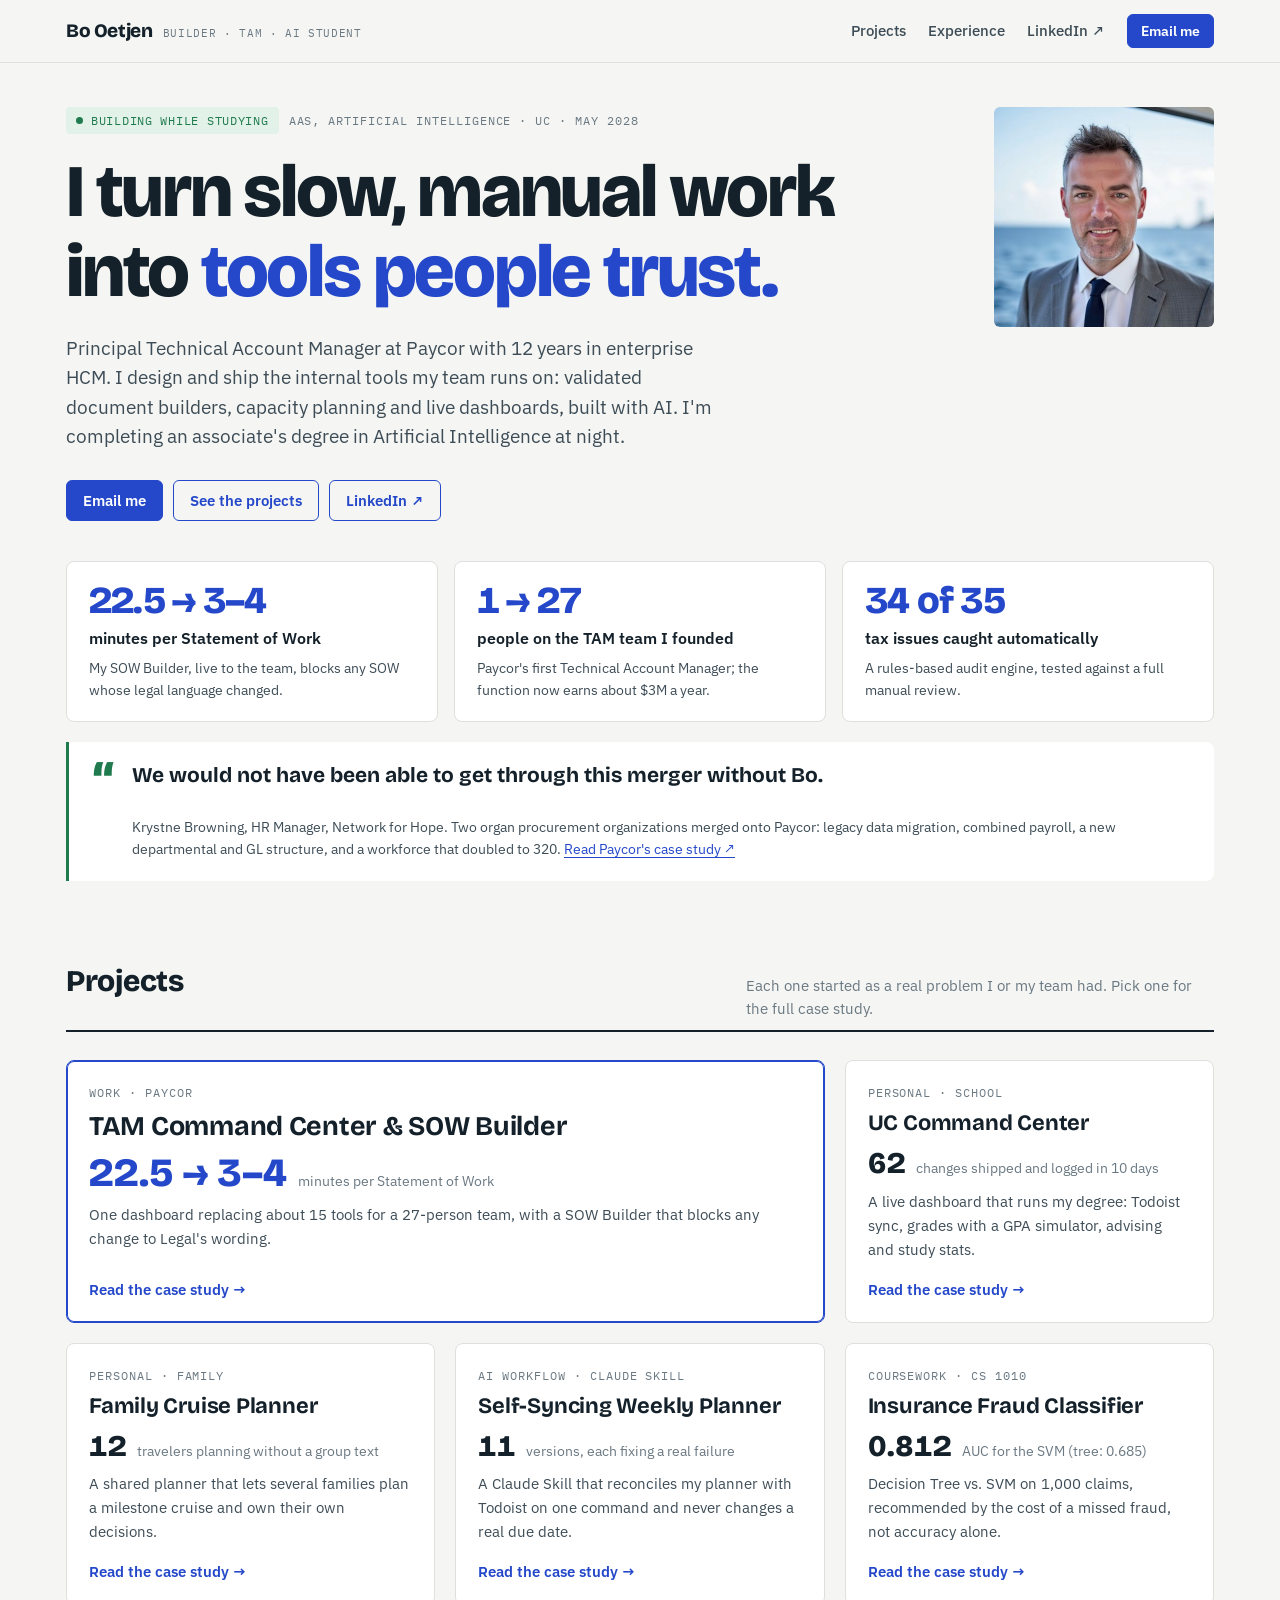
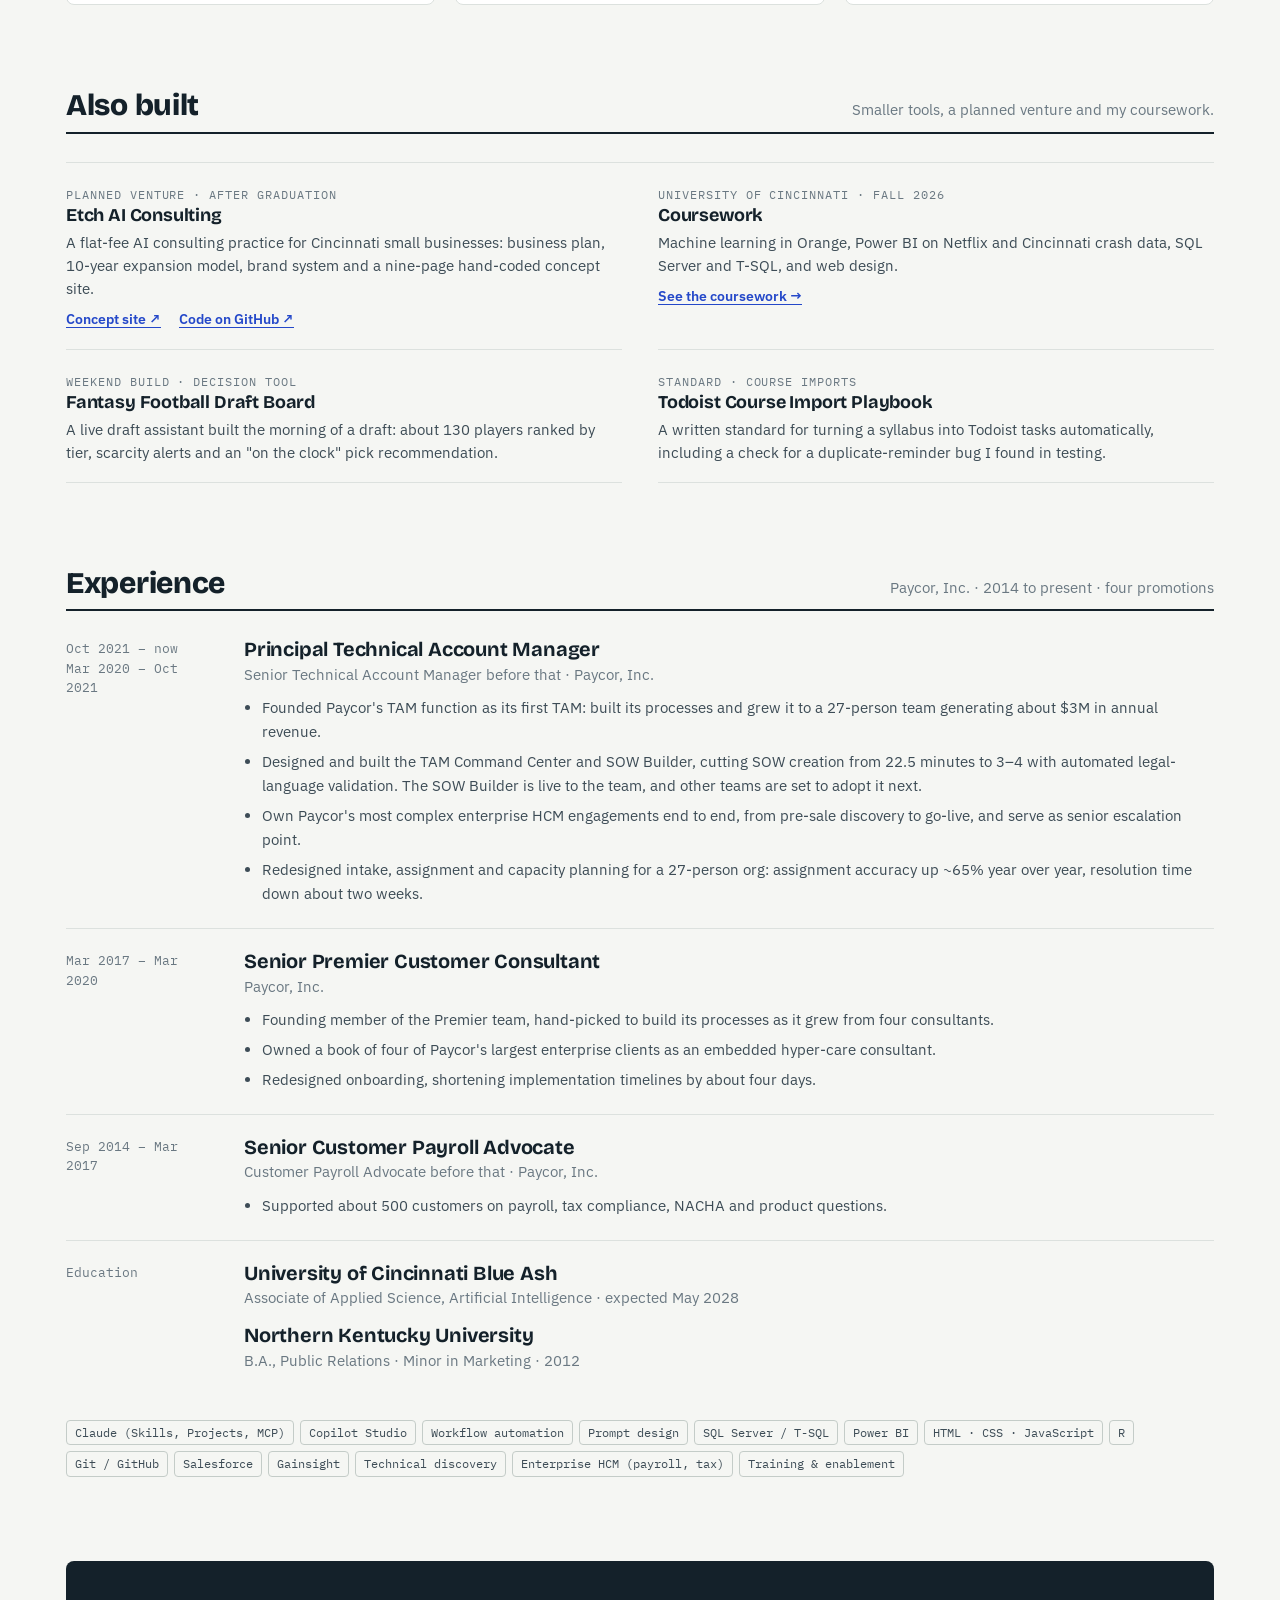
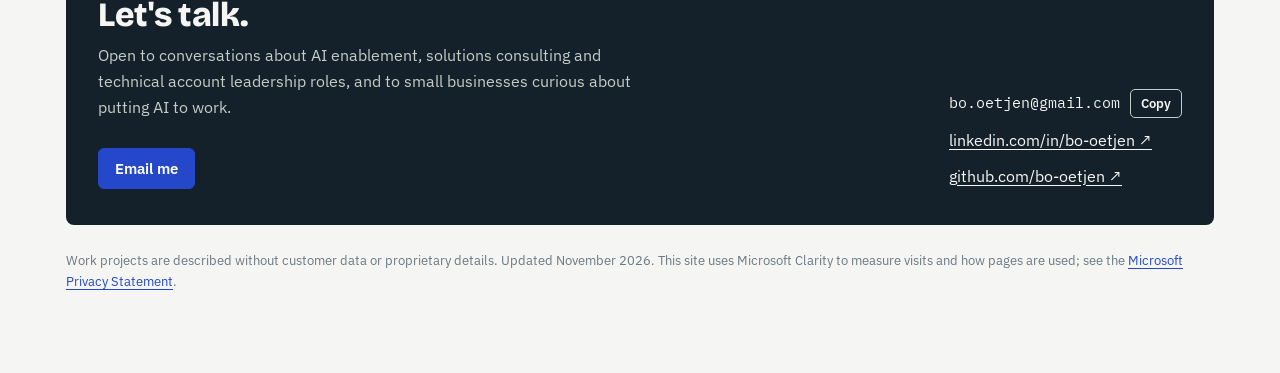
<file: index.html>
<!doctype html>
<html lang="en">
<head>
<meta charset="utf-8">
<meta name="viewport" content="width=device-width,initial-scale=1,viewport-fit=cover">
<title>Bo Oetjen | AI & Workflow Automation Portfolio</title>
<meta name="description" content="Bo Oetjen: Principal Technical Account Manager at Paycor and AI student at the University of Cincinnati. Builds that turn slow, manual work into tools people trust.">
<meta property="og:type" content="website">
<meta property="og:title" content="Bo Oetjen | AI & Workflow Automation Portfolio">
<meta property="og:description" content="Bo Oetjen: Principal Technical Account Manager at Paycor and AI student at the University of Cincinnati. Builds that turn slow, manual work into tools people trust.">
<meta property="og:image" content="https://bo-oetjen.com/og-image.png">
<meta name="twitter:card" content="summary_large_image">
<link rel="preconnect" href="https://fonts.googleapis.com">
<link rel="preconnect" href="https://fonts.gstatic.com" crossorigin>
<link rel="stylesheet" href="https://fonts.googleapis.com/css2?family=Bricolage+Grotesque:opsz,wght@12..96,500;12..96,700;12..96,800&family=IBM+Plex+Sans:ital,wght@0,400;0,500;0,600;1,400&family=IBM+Plex+Mono:wght@400;500&display=swap">
<link rel="stylesheet" href="site.css">
</head>
<body style="margin:0">
<header class="topbar"><div class="wrap">
  <a class="tb-mark" href="index.html">Bo Oetjen<small>Builder · TAM · AI student</small></a>
  <nav class="tb-links" aria-label="Site">
    <a class="tl" href="index.html#projects">Projects</a>
    <a class="tl hide-sm" href="index.html#experience">Experience</a>
    <a class="tl hide-sm" href="https://www.linkedin.com/in/bo-oetjen" target="_blank" rel="noopener">LinkedIn ↗</a>
    <a class="btn sm" href="mailto:bo.oetjen@gmail.com?subject=Hello%20from%20your%20portfolio" data-ev="clicked_email">Email me</a>
  </nav>
</div></header>
<div class="wrap">
  <main class="page">
    <section id="top">
      <div class="hero">
        <div>
          <div class="kicker">
            <span class="status">Building while studying</span>
            <span class="label">AAS, Artificial Intelligence · UC · May 2028</span>
          </div>
          <h1>I turn slow, manual work into <em>tools people trust.</em></h1>
          <p class="lede">Principal Technical Account Manager at Paycor with 12 years in enterprise HCM. I design and ship the internal tools my team runs on: validated document builders, capacity planning and live dashboards, built with AI. I'm completing an associate's degree in Artificial Intelligence at night.</p>
          <div class="cta-row">
            <a class="btn" href="mailto:bo.oetjen@gmail.com?subject=Hello%20from%20your%20portfolio" data-ev="clicked_email">Email me</a>
            <a class="btn ghost" href="#projects">See the projects</a>
            <a class="btn ghost" href="https://www.linkedin.com/in/bo-oetjen" target="_blank" rel="noopener">LinkedIn ↗</a>
          </div>
        </div>
        <img class="portrait" src="[data-uri]" alt="Portrait of Bo Oetjen">
      </div>

      <div class="proof" aria-label="Selected results">
        <a class="pf" href="projects/tam-command-center.html" data-ev="proof_sow">
          <span class="pn">22.5 → 3–4</span>
          <span class="pt">minutes per Statement of Work</span>
          <span class="pd">My SOW Builder, live to the team, blocks any SOW whose legal language changed.</span>
        </a>
        <a class="pf" href="#experience" data-ev="proof_team">
          <span class="pn">1 → 27</span>
          <span class="pt">people on the TAM team I founded</span>
          <span class="pd">Paycor's first Technical Account Manager; the function now earns about $3M a year.</span>
        </a>
        <a class="pf" href="projects/tam-command-center.html" data-ev="proof_tax">
          <span class="pn">34 of 35</span>
          <span class="pt">tax issues caught automatically</span>
          <span class="pd">A rules-based audit engine, tested against a full manual review.</span>
        </a>
      </div>
      <figure class="praise">
<span aria-hidden="true" class="qm">“</span>
<blockquote>We would not have been able to get through this merger without Bo.</blockquote>
<p>Krystne Browning, HR Manager, Network for Hope. Two organ procurement organizations merged onto Paycor: legacy data migration, combined payroll, a new departmental and GL structure, and a workforce that doubled to 320. <a href="https://www.paycor.com/resource-center/case-studies/network-for-hope/" rel="noopener" target="_blank">Read Paycor's case study ↗</a></p>
</figure>
    </section>

    <section id="projects">
      <span id="builds"></span><span id="more"></span>
      <div class="sec-head">
        <h2>Projects</h2>
        <p>Each one started as a real problem I or my team had. Pick one for the full case study.</p>
      </div>
      <div class="cards">
        <a class="card lead" href="projects/tam-command-center.html" data-ev="card_tam_command_center">
          <span class="label">Work · Paycor</span>
          <h3>TAM Command Center &amp; SOW Builder</h3>
          <div class="cn"><b>22.5 → 3–4</b><span>minutes per Statement of Work</span></div>
          <p>One dashboard replacing about 15 tools for a 27-person team, with a SOW Builder that blocks any change to Legal's wording.</p>
          <span class="go">Read the case study →</span>
        </a><a class="card" href="projects/uc-command-center.html" data-ev="card_uc_command_center">
          <span class="label">Personal · School</span>
          <h3>UC Command Center</h3>
          <div class="cn"><b>62</b><span>changes shipped and logged in 10 days</span></div>
          <p>A live dashboard that runs my degree: Todoist sync, grades with a GPA simulator, advising and study stats.</p>
          <span class="go">Read the case study →</span>
        </a><a class="card" href="projects/family-cruise-planner.html" data-ev="card_family_cruise_planner">
          <span class="label">Personal · Family</span>
          <h3>Family Cruise Planner</h3>
          <div class="cn"><b>12</b><span>travelers planning without a group text</span></div>
          <p>A shared planner that lets several families plan a milestone cruise and own their own decisions.</p>
          <span class="go">Read the case study →</span>
        </a><a class="card" href="projects/weekly-planner.html" data-ev="card_weekly_planner">
          <span class="label">AI workflow · Claude Skill</span>
          <h3>Self-Syncing Weekly Planner</h3>
          <div class="cn"><b>11</b><span>versions, each fixing a real failure</span></div>
          <p>A Claude Skill that reconciles my planner with Todoist on one command and never changes a real due date.</p>
          <span class="go">Read the case study →</span>
        </a><a class="card" href="projects/fraud-classifier.html" data-ev="card_fraud_classifier">
          <span class="label">Coursework · CS 1010</span>
          <h3>Insurance Fraud Classifier</h3>
          <div class="cn"><b>0.812</b><span>AUC for the SVM (tree: 0.685)</span></div>
          <p>Decision Tree vs. SVM on 1,000 claims, recommended by the cost of a missed fraud, not accuracy alone.</p>
          <span class="go">Read the case study →</span>
        </a>
      </div>
    </section>

    <section id="also">
      <div class="sec-head"><h2>Also built</h2><p>Smaller tools, a planned venture and my coursework.</p></div>
      <div class="also">
        <div>
          <span class="label">Planned venture · after graduation</span>
          <h3>Etch AI Consulting</h3>
          <p>A flat-fee AI consulting practice for Cincinnati small businesses: business plan, 10-year expansion model, brand system and a nine-page hand-coded concept site.</p>
          <p class="mini-links"><a href="https://bo-oetjen.com/final/" target="_blank" rel="noopener">Concept site ↗</a> <a href="https://github.com/bo-oetjen/final" target="_blank" rel="noopener">Code on GitHub ↗</a></p>
        </div>
        <div id="coursework">
          <span class="label">University of Cincinnati · Fall 2026</span>
          <h3>Coursework</h3>
          <p>Machine learning in Orange, Power BI on Netflix and Cincinnati crash data, SQL Server and T-SQL, and web design.</p>
          <p class="mini-links"><a href="projects/coursework.html" data-ev="card_coursework">See the coursework →</a></p>
        </div>
        <div>
          <span class="label">Weekend build · decision tool</span>
          <h3>Fantasy Football Draft Board</h3>
          <p>A live draft assistant built the morning of a draft: about 130 players ranked by tier, scarcity alerts and an "on the clock" pick recommendation.</p>
        </div>
        <div>
          <span class="label">Standard · course imports</span>
          <h3>Todoist Course Import Playbook</h3>
          <p>A written standard for turning a syllabus into Todoist tasks automatically, including a check for a duplicate-reminder bug I found in testing.</p>
        </div>
      </div>
    </section>

    <section id="experience">
      <div class="sec-head">
        <h2>Experience</h2>
        <p>Paycor, Inc. · 2014 to present · four promotions</p>
      </div>
      <div class="roles">
<div class="role">
<div class="when">Oct 2021 – now<br/>Mar 2020 – Oct 2021</div>
<div>
<h3>Principal Technical Account Manager</h3>
<div class="org">Senior Technical Account Manager before that · Paycor, Inc.</div>
<ul>
<li>Founded Paycor's TAM function as its first TAM: built its processes and grew it to a 27-person team generating about $3M in annual revenue.</li>
<li>Designed and built the TAM Command Center and SOW Builder, cutting SOW creation from 22.5 minutes to 3–4 with automated legal-language validation. The SOW Builder is live to the team, and other teams are set to adopt it next.</li>
<li>Own Paycor's most complex enterprise HCM engagements end to end, from pre-sale discovery to go-live, and serve as senior escalation point.</li>


<li>Redesigned intake, assignment and capacity planning for a 27-person org: assignment accuracy up ~65% year over year, resolution time down about two weeks.</li>


</ul>
</div>
</div>
<div class="role">
<div class="when">Mar 2017 – Mar 2020</div>
<div>
<h3>Senior Premier Customer Consultant</h3>
<div class="org">Paycor, Inc.</div>
<ul>
<li>Founding member of the Premier team, hand-picked to build its processes as it grew from four consultants.</li>
<li>Owned a book of four of Paycor's largest enterprise clients as an embedded hyper-care consultant.</li>
<li>Redesigned onboarding, shortening implementation timelines by about four days.</li>
</ul>
</div>
</div>
<div class="role">
<div class="when">Sep 2014 – Mar 2017</div>
<div>
<h3>Senior Customer Payroll Advocate</h3>
<div class="org">Customer Payroll Advocate before that · Paycor, Inc.</div>
<ul>
<li>Supported about 500 customers on payroll, tax compliance, NACHA and product questions.</li>
</ul>
</div>
</div>
<div class="role">
<div class="when">Education</div>
<div>
<h3>University of Cincinnati Blue Ash</h3>
<div class="org">Associate of Applied Science, Artificial Intelligence · expected May 2028</div>
<h3 style="margin-top:16px">Northern Kentucky University</h3>
<div class="org">B.A., Public Relations · Minor in Marketing · 2012</div>
</div>
</div>
</div>
      <div class="tl-skills" aria-label="Skills"><span>Claude (Skills, Projects, MCP)</span><span>Copilot Studio</span><span>Workflow automation</span><span>Prompt design</span><span>SQL Server / T-SQL</span><span>Power BI</span><span>HTML · CSS · JavaScript</span><span>R</span><span>Git / GitHub</span><span>Salesforce</span><span>Gainsight</span><span>Technical discovery</span><span>Enterprise HCM (payroll, tax)</span><span>Training & enablement</span></div>
    </section>

    <section id="contact">
      <div class="contact">
        <div>
          <h2>Let's talk.</h2>
          <p>Open to conversations about AI enablement, solutions consulting and technical account leadership roles, and to small businesses curious about putting AI to work.</p>
          <div class="cta-row"><a class="btn" href="mailto:bo.oetjen@gmail.com?subject=Hello%20from%20your%20portfolio" data-ev="clicked_email">Email me</a></div>
        </div>
        <div class="rows">
          <div class="crow"><span class="addr" id="email">bo.oetjen@gmail.com</span><button class="copy" id="copy-email" type="button">Copy</button></div>
          <div class="crow"><a href="https://www.linkedin.com/in/bo-oetjen" target="_blank" rel="noopener">linkedin.com/in/bo-oetjen ↗</a></div>
          <div class="crow"><a href="https://github.com/bo-oetjen" target="_blank" rel="noopener">github.com/bo-oetjen ↗</a></div>
        </div>
      </div>
      <p class="foot">Work projects are described without customer data or proprietary details. Updated November 2026. This site uses Microsoft Clarity to measure visits and how pages are used; see the <a href="https://privacy.microsoft.com/privacystatement" target="_blank" rel="noopener">Microsoft Privacy Statement</a>.</p>
    </section>
  </main>
</div>

<script>
(function(){
  var btn=document.getElementById('copy-email'); if(!btn) return;
  btn.addEventListener('click',function(){
    var t=document.getElementById('email').textContent;
    var done=function(){btn.textContent='Copied';setTimeout(function(){btn.textContent='Copy';},1600);};
    var fallback=function(){var r=document.createRange();r.selectNodeContents(document.getElementById('email'));var s=getSelection();s.removeAllRanges();s.addRange(r);btn.textContent='Selected';};
    try{navigator.clipboard.writeText(t).then(done,fallback);}catch(e){fallback();}
  });
})();
</script>
<script>
/* Visitor analytics (Microsoft Clarity). Runs only on bo-oetjen.com, so previews don't count. */
(function(){
  if (!/(^|\.)bo-oetjen\.com$/.test(location.hostname)) return;
  var CLARITY_ID = "za47opgtk4";
  (function(c,l,a,r,i,t,y){c[a]=c[a]||function(){(c[a].q=c[a].q||[]).push(arguments)};t=l.createElement(r);t.async=1;t.src="https://www.clarity.ms/tag/"+i;y=l.getElementsByTagName(r)[0];y.parentNode.insertBefore(t,y);})(window,document,"clarity","script",CLARITY_ID);
  var cl = function(){ try { window.clarity.apply(null, arguments); } catch(e){} };
  cl("set", "page", "home");
  // Where the visit came from: ?utm_source=linkedin, remembered across pages of the same visit
  var q = new URLSearchParams(location.search), ss = {};
  try { ss = JSON.parse(sessionStorage.getItem("bo_src") || "{}"); } catch(e){}
  var src = q.get("utm_source") || q.get("src") || ss.source;
  if (!src && document.referrer && document.referrer.indexOf(location.hostname) < 0) { try { src = new URL(document.referrer).hostname.replace(/^www\./,""); } catch(e){} }
  var camp = q.get("utm_campaign") || ss.campaign;
  try { sessionStorage.setItem("bo_src", JSON.stringify({source: src, campaign: camp})); } catch(e){}
  cl("set", "source", src || "direct");
  if (camp) cl("set", "campaign", camp);
  // Time on this page
  var t0 = Date.now(), sent = false;
  function bucket(ms){ var s = ms/1000; return s < 5 ? "0-5s" : s < 15 ? "5-15s" : s < 30 ? "15-30s" : s < 60 ? "30-60s" : s < 180 ? "1-3min" : "3min+"; }
  function report(){ if (sent) return; sent = true; cl("set", "time_home", bucket(Date.now() - t0)); }
  document.addEventListener("visibilitychange", function(){ if (document.hidden) report(); });
  window.addEventListener("pagehide", report);
  // What people click
  document.querySelectorAll("[data-ev]").forEach(function(a){ a.addEventListener("click", function(){ cl("event", a.getAttribute("data-ev")); }); });
  document.querySelectorAll('a[href*="linkedin.com"]').forEach(function(a){ a.addEventListener("click", function(){ cl("event", "clicked_linkedin"); }); });
  document.querySelectorAll('a[href*="github.com"]').forEach(function(a){ a.addEventListener("click", function(){ cl("event", "clicked_github"); }); });
  var cb = document.getElementById("copy-email");
  if (cb) cb.addEventListener("click", function(){ cl("event", "copied_email"); });
})();
</script>
</body>
</html>
</file>
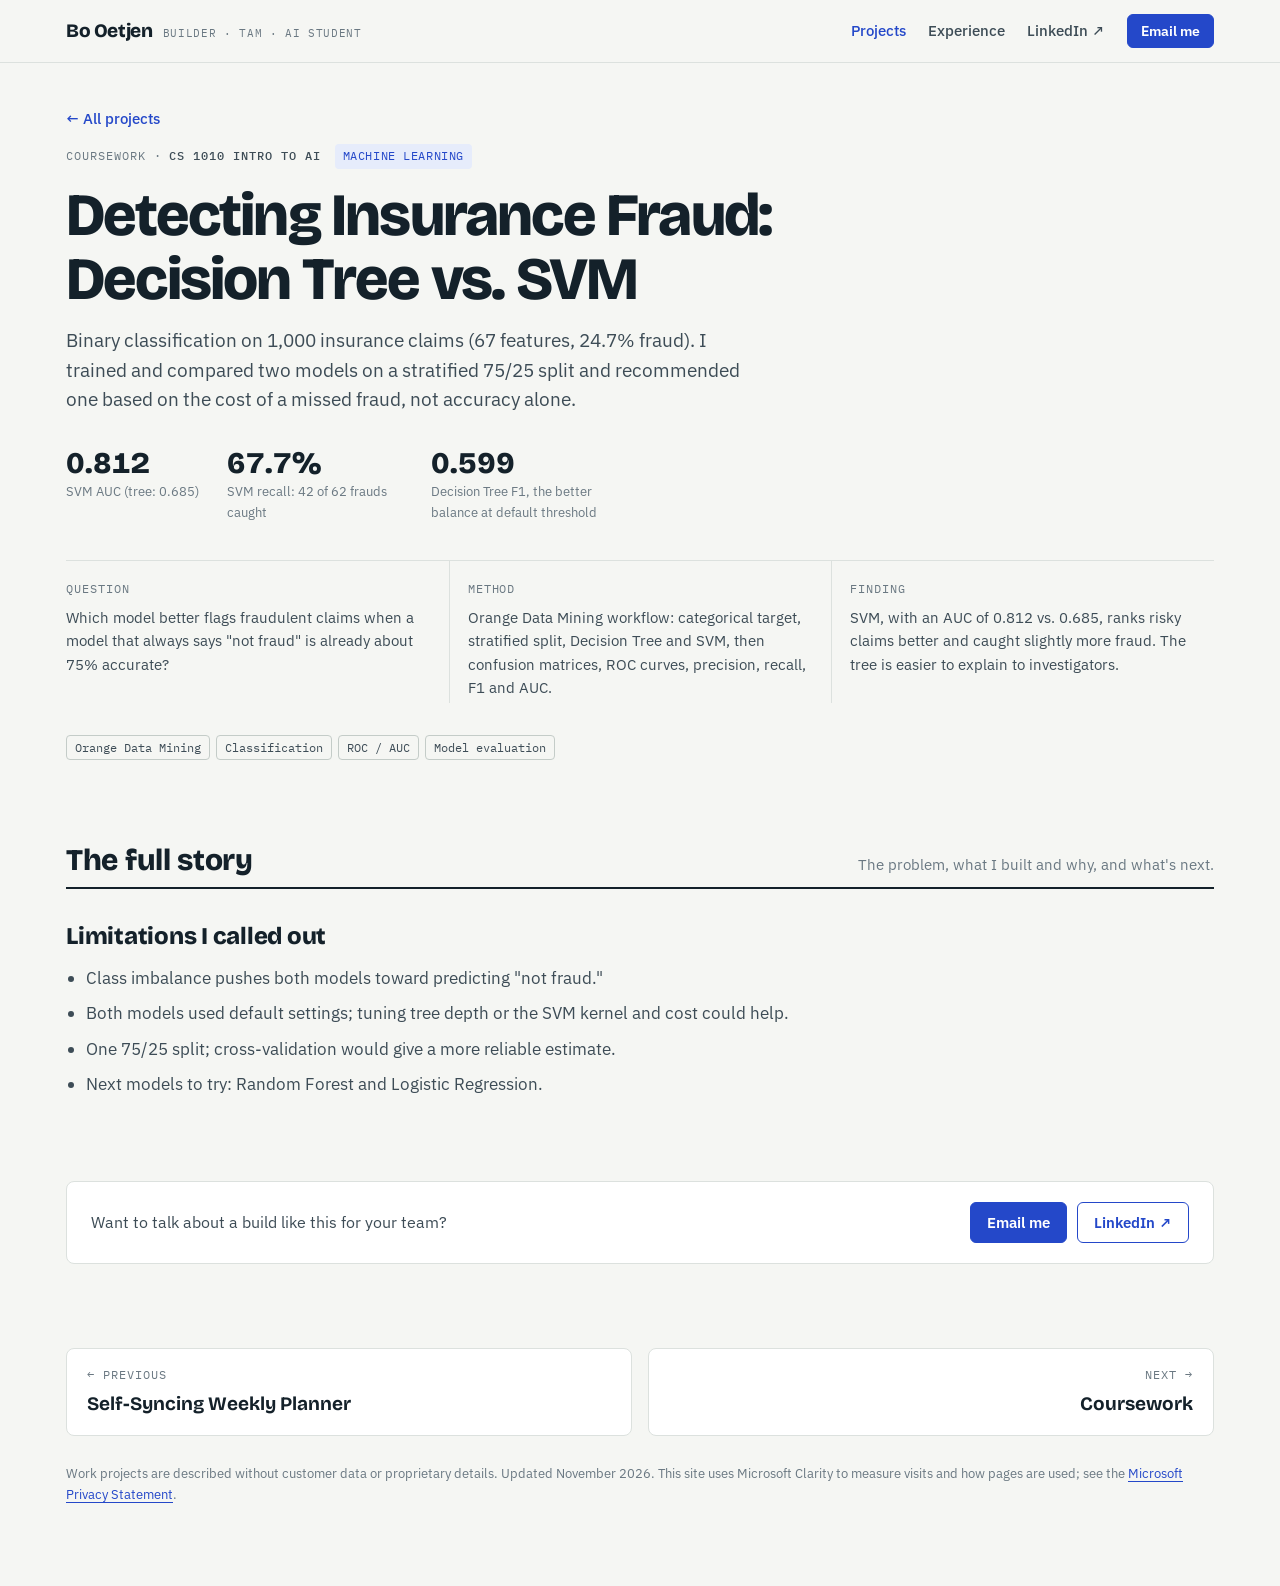
<file: fraud/index.html>
<!doctype html>
<html lang="en">
<head>
<meta charset="utf-8">
<meta name="viewport" content="width=device-width,initial-scale=1">
<title>Insurance Fraud Classification: Decision Tree vs. SVM | Bo Oetjen</title>
<meta name="description" content="Coursework: binary classification on 1,000 insurance claims in Orange Data Mining, comparing a decision tree and an SVM.">
<meta name="robots" content="noindex">
<meta property="og:type" content="website">
<meta property="og:title" content="Insurance Fraud Classification: Decision Tree vs. SVM | Bo Oetjen">
<meta property="og:description" content="Coursework: binary classification on 1,000 insurance claims in Orange Data Mining, comparing a decision tree and an SVM.">
<meta property="og:image" content="https://bo-oetjen.com/og-image.png">
<meta property="og:image:width" content="1200">
<meta property="og:image:height" content="627">
<script>location.replace("/projects/fraud-classifier.html?utm_source=linkedin&utm_campaign=project_fraud");</script>
</head>
<body style="font-family:system-ui,sans-serif;padding:2rem">
<p><a href="/projects/fraud-classifier.html?utm_source=linkedin&utm_campaign=project_fraud">Continue to Insurance Fraud Classification: Decision Tree vs. SVM on bo-oetjen.com</a></p>
</body>
</html>
</file>
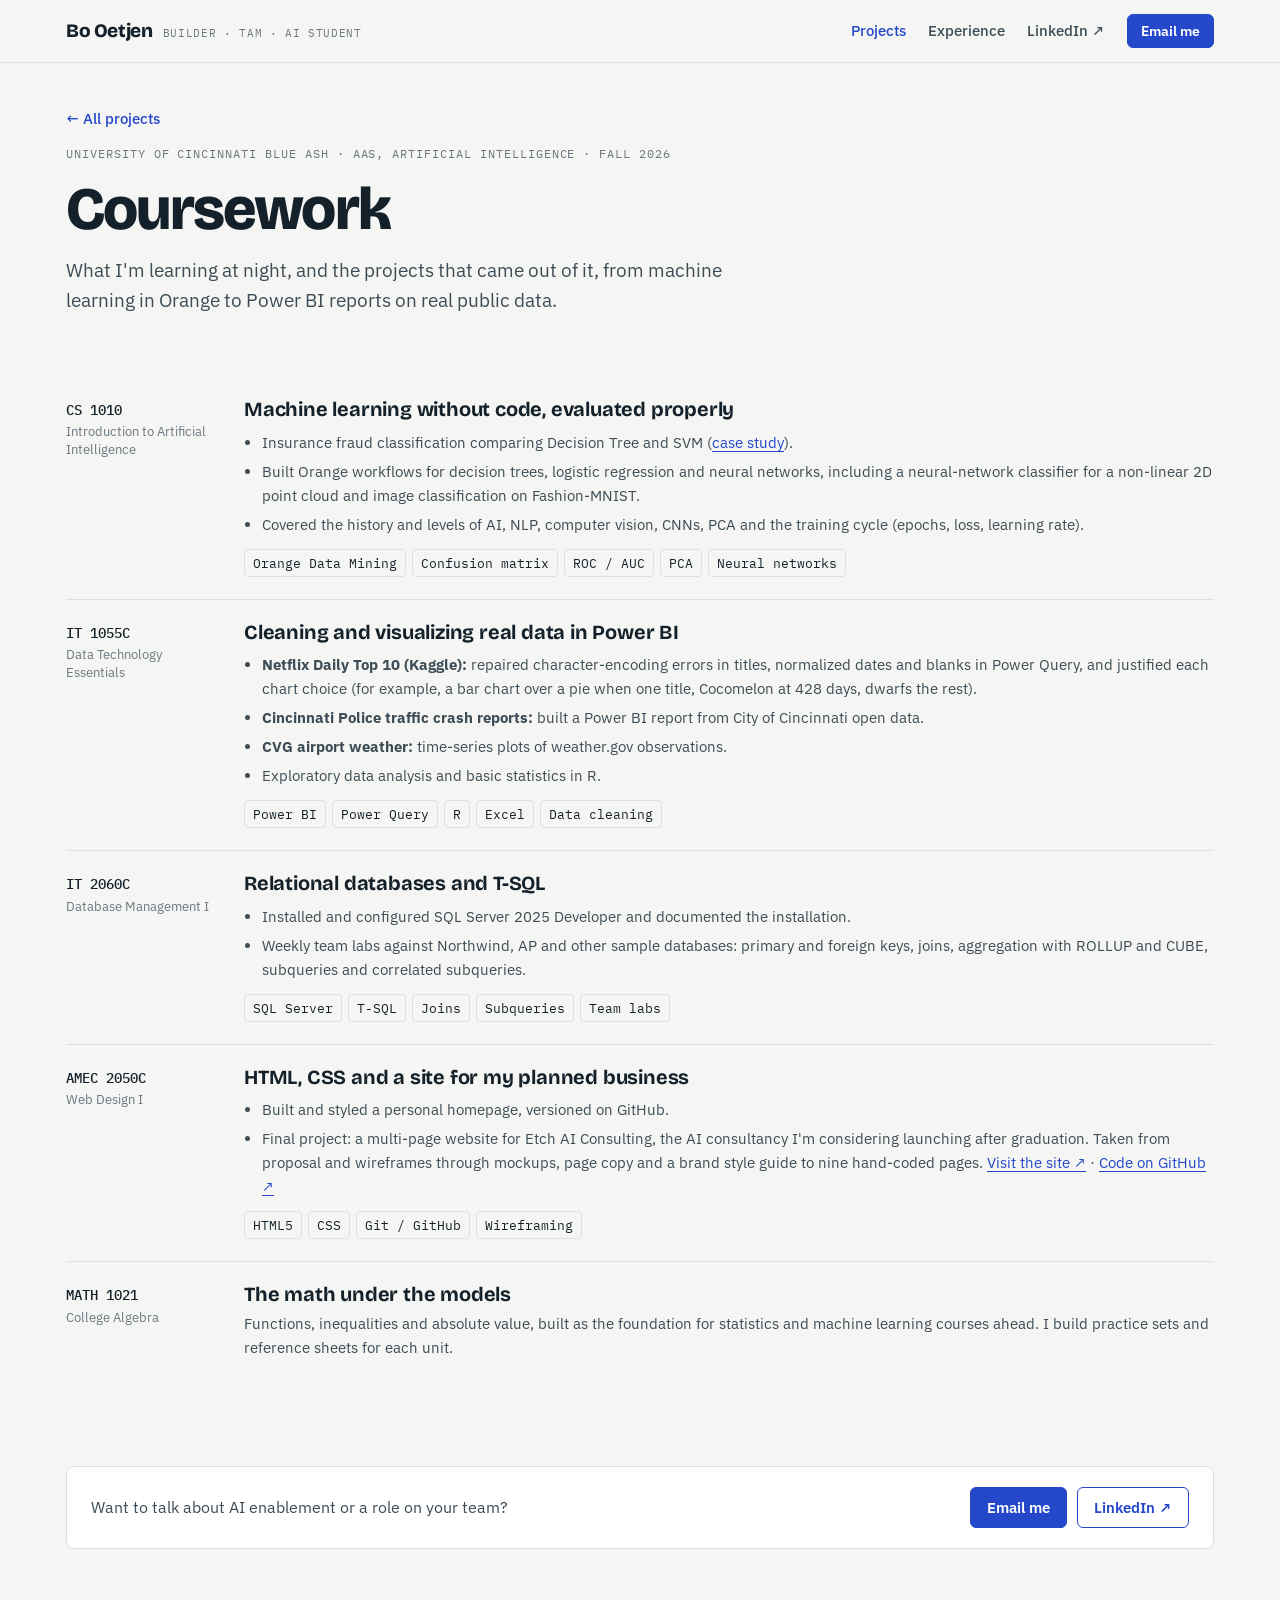
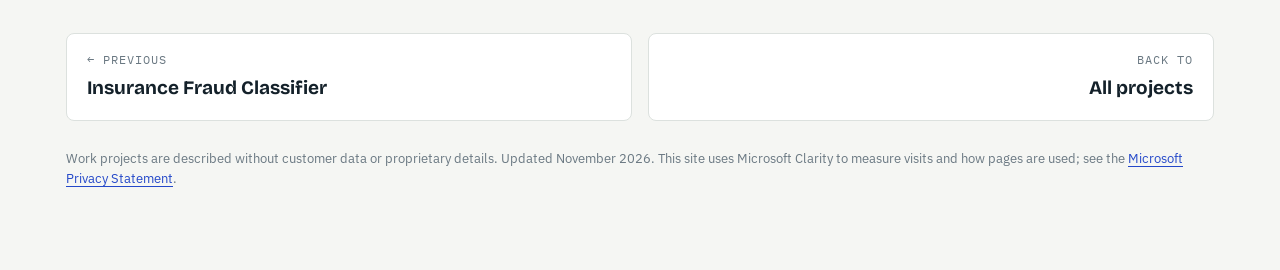
<file: netflix/index.html>
<!doctype html>
<html lang="en">
<head>
<meta charset="utf-8">
<meta name="viewport" content="width=device-width,initial-scale=1">
<title>Netflix Top 10 Data Visualization (Power BI) | Bo Oetjen</title>
<meta name="description" content="Coursework: an interactive Power BI report built from Netflix US Daily Top 10 data, cleaned with Power Query.">
<meta name="robots" content="noindex">
<meta property="og:type" content="website">
<meta property="og:title" content="Netflix Top 10 Data Visualization (Power BI) | Bo Oetjen">
<meta property="og:description" content="Coursework: an interactive Power BI report built from Netflix US Daily Top 10 data, cleaned with Power Query.">
<meta property="og:image" content="https://bo-oetjen.com/og-image.png">
<meta property="og:image:width" content="1200">
<meta property="og:image:height" content="627">
<script>location.replace("/projects/coursework.html?utm_source=linkedin&utm_campaign=project_netflix");</script>
</head>
<body style="font-family:system-ui,sans-serif;padding:2rem">
<p><a href="/projects/coursework.html?utm_source=linkedin&utm_campaign=project_netflix">Continue to Netflix Top 10 Data Visualization (Power BI) on bo-oetjen.com</a></p>
</body>
</html>
</file>
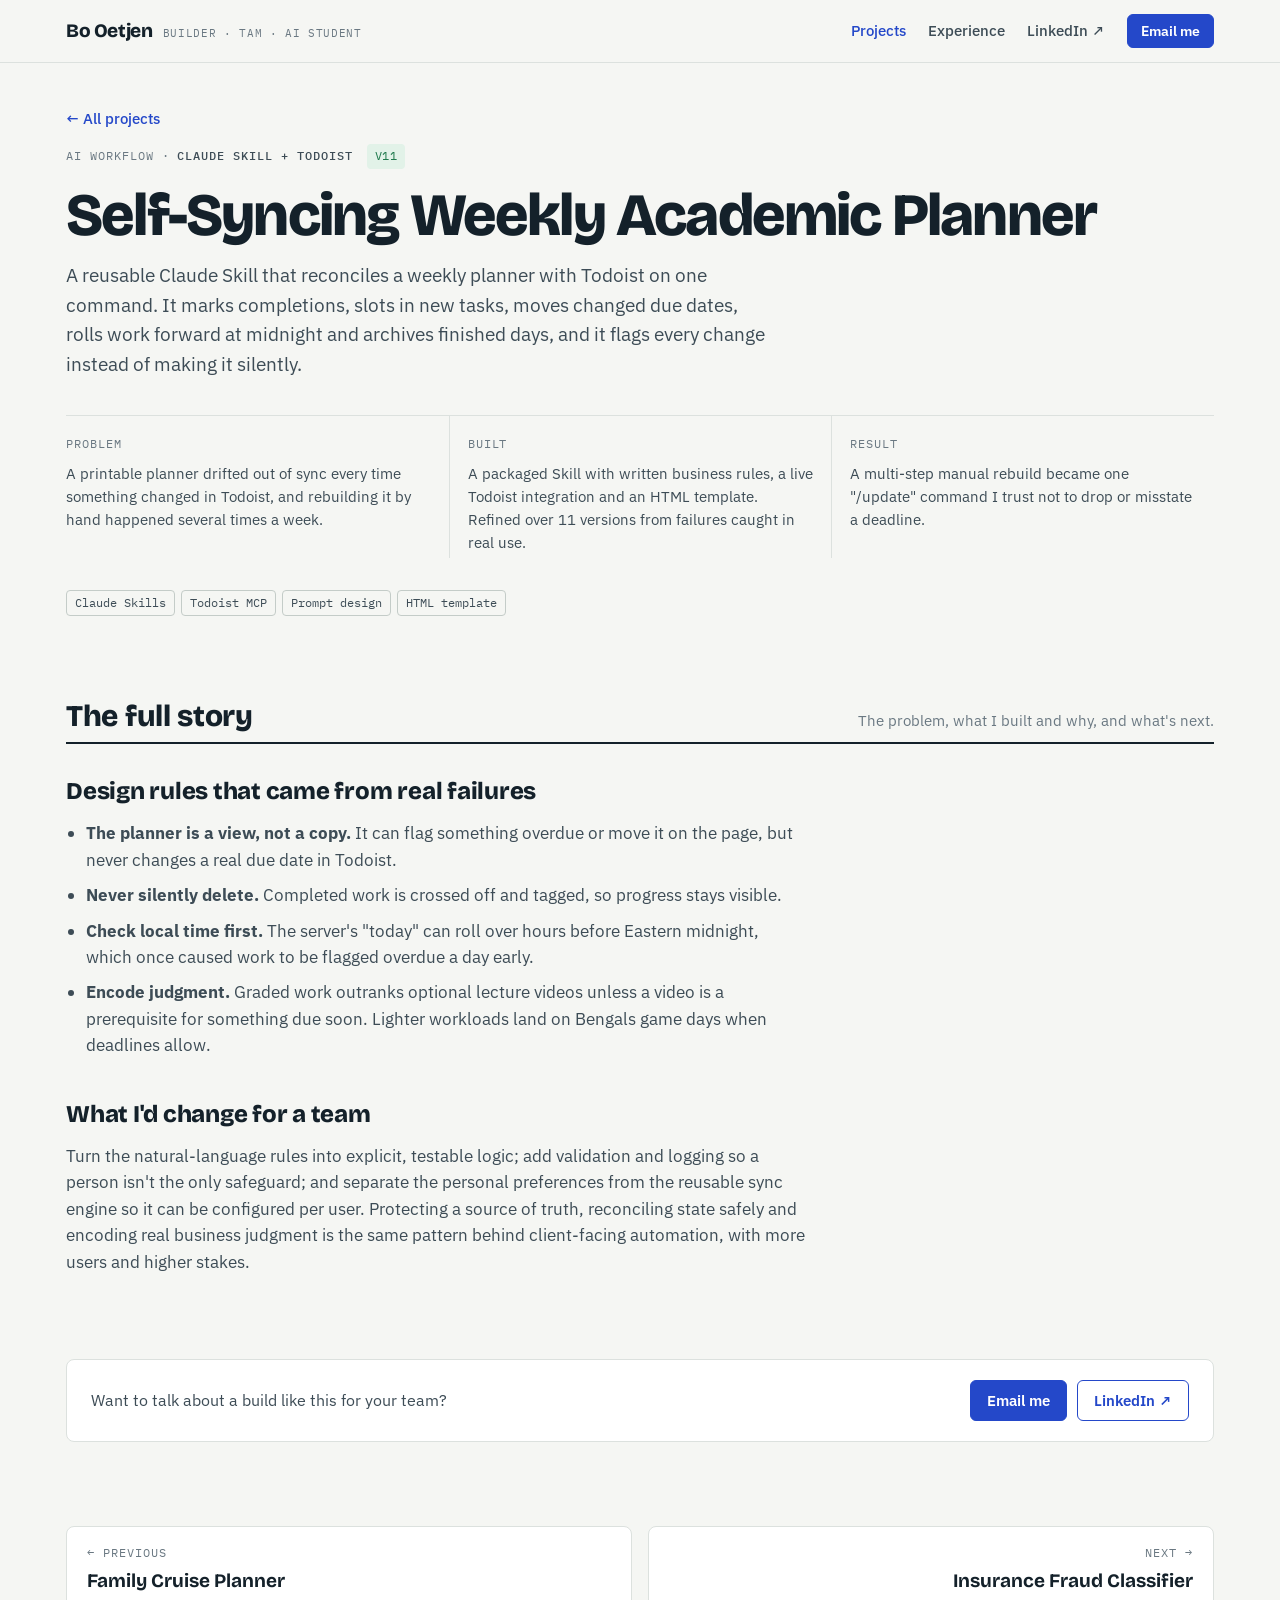
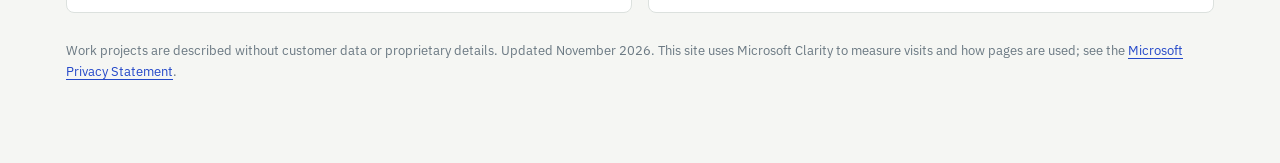
<file: planner/index.html>
<!doctype html>
<html lang="en">
<head>
<meta charset="utf-8">
<meta name="viewport" content="width=device-width,initial-scale=1">
<title>Self-Syncing Weekly Academic Planner | Bo Oetjen</title>
<meta name="description" content="Case study: a reusable Claude skill that keeps my weekly academic planner in sync with Todoist in both directions.">
<meta name="robots" content="noindex">
<meta property="og:type" content="website">
<meta property="og:title" content="Self-Syncing Weekly Academic Planner | Bo Oetjen">
<meta property="og:description" content="Case study: a reusable Claude skill that keeps my weekly academic planner in sync with Todoist in both directions.">
<meta property="og:image" content="https://bo-oetjen.com/og-image.png">
<meta property="og:image:width" content="1200">
<meta property="og:image:height" content="627">
<script>location.replace("/projects/weekly-planner.html?utm_source=linkedin&utm_campaign=project_planner");</script>
</head>
<body style="font-family:system-ui,sans-serif;padding:2rem">
<p><a href="/projects/weekly-planner.html?utm_source=linkedin&utm_campaign=project_planner">Continue to Self-Syncing Weekly Academic Planner on bo-oetjen.com</a></p>
</body>
</html>
</file>
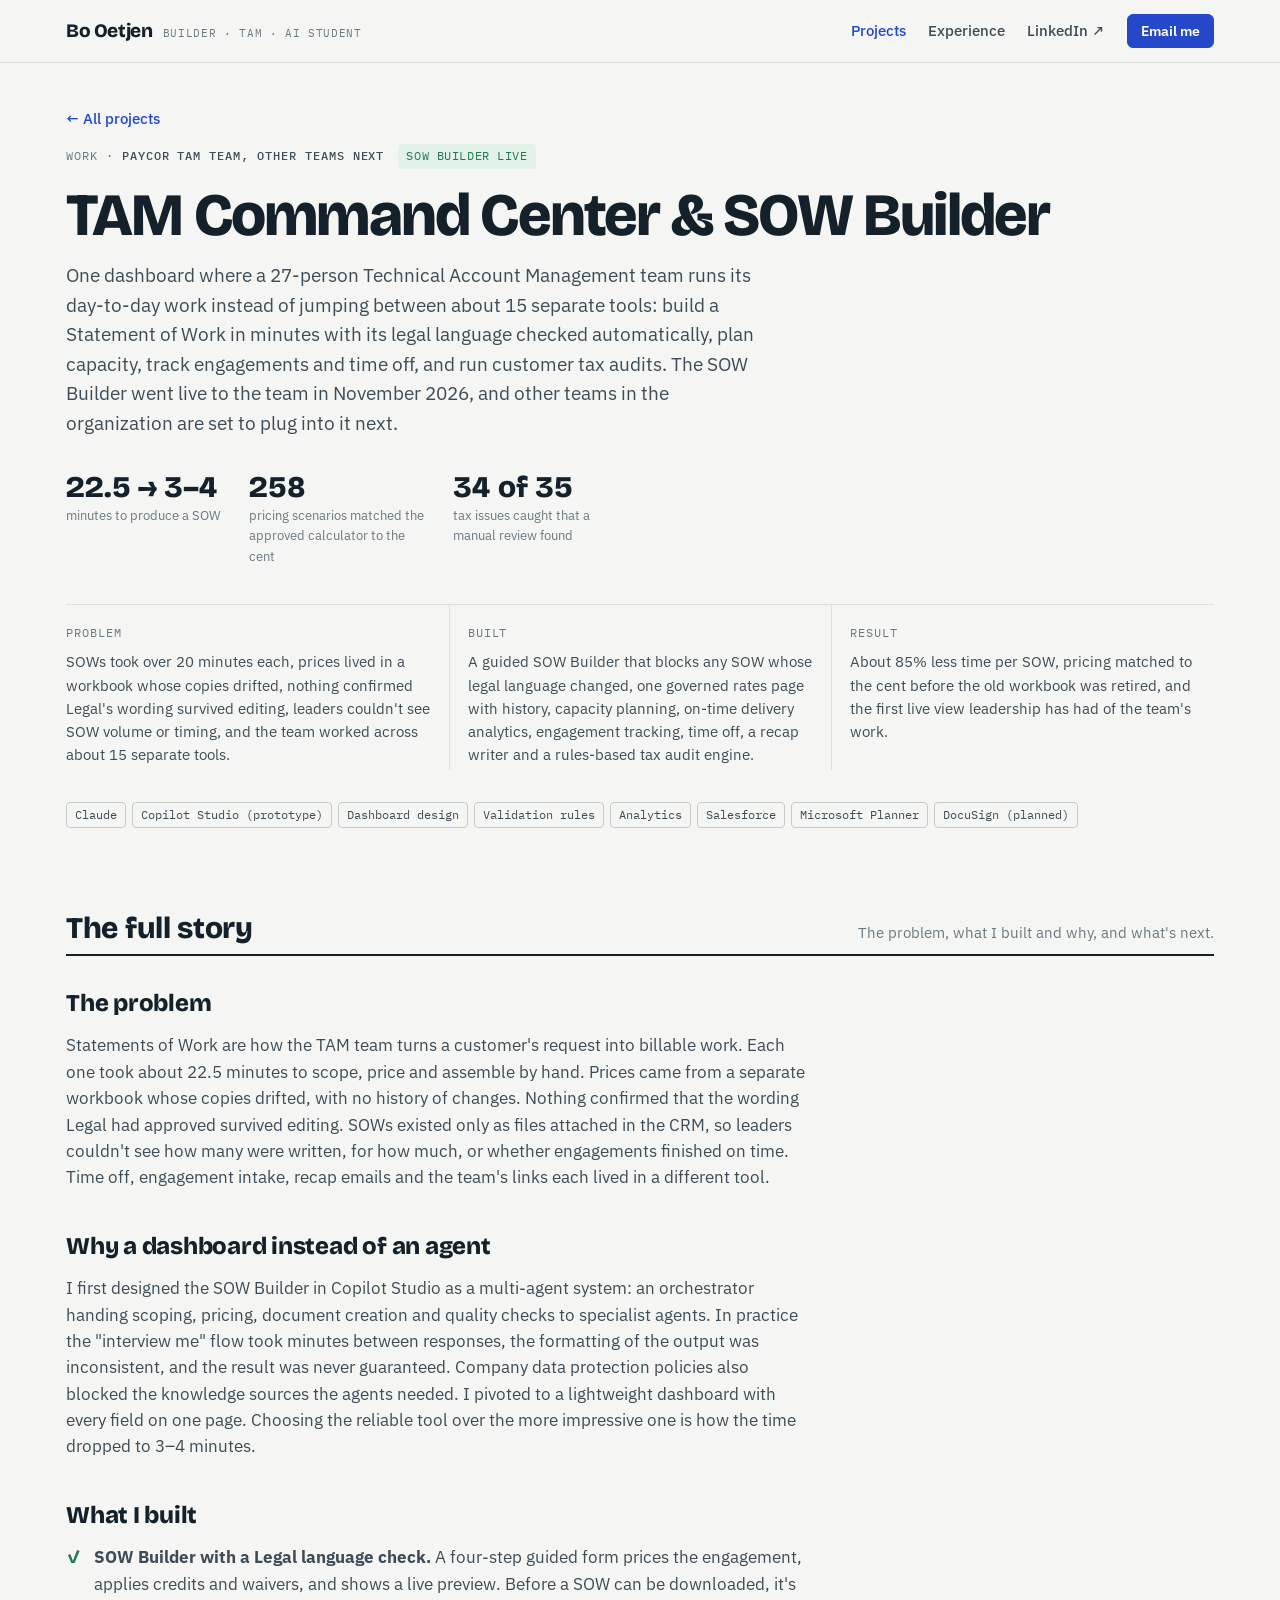
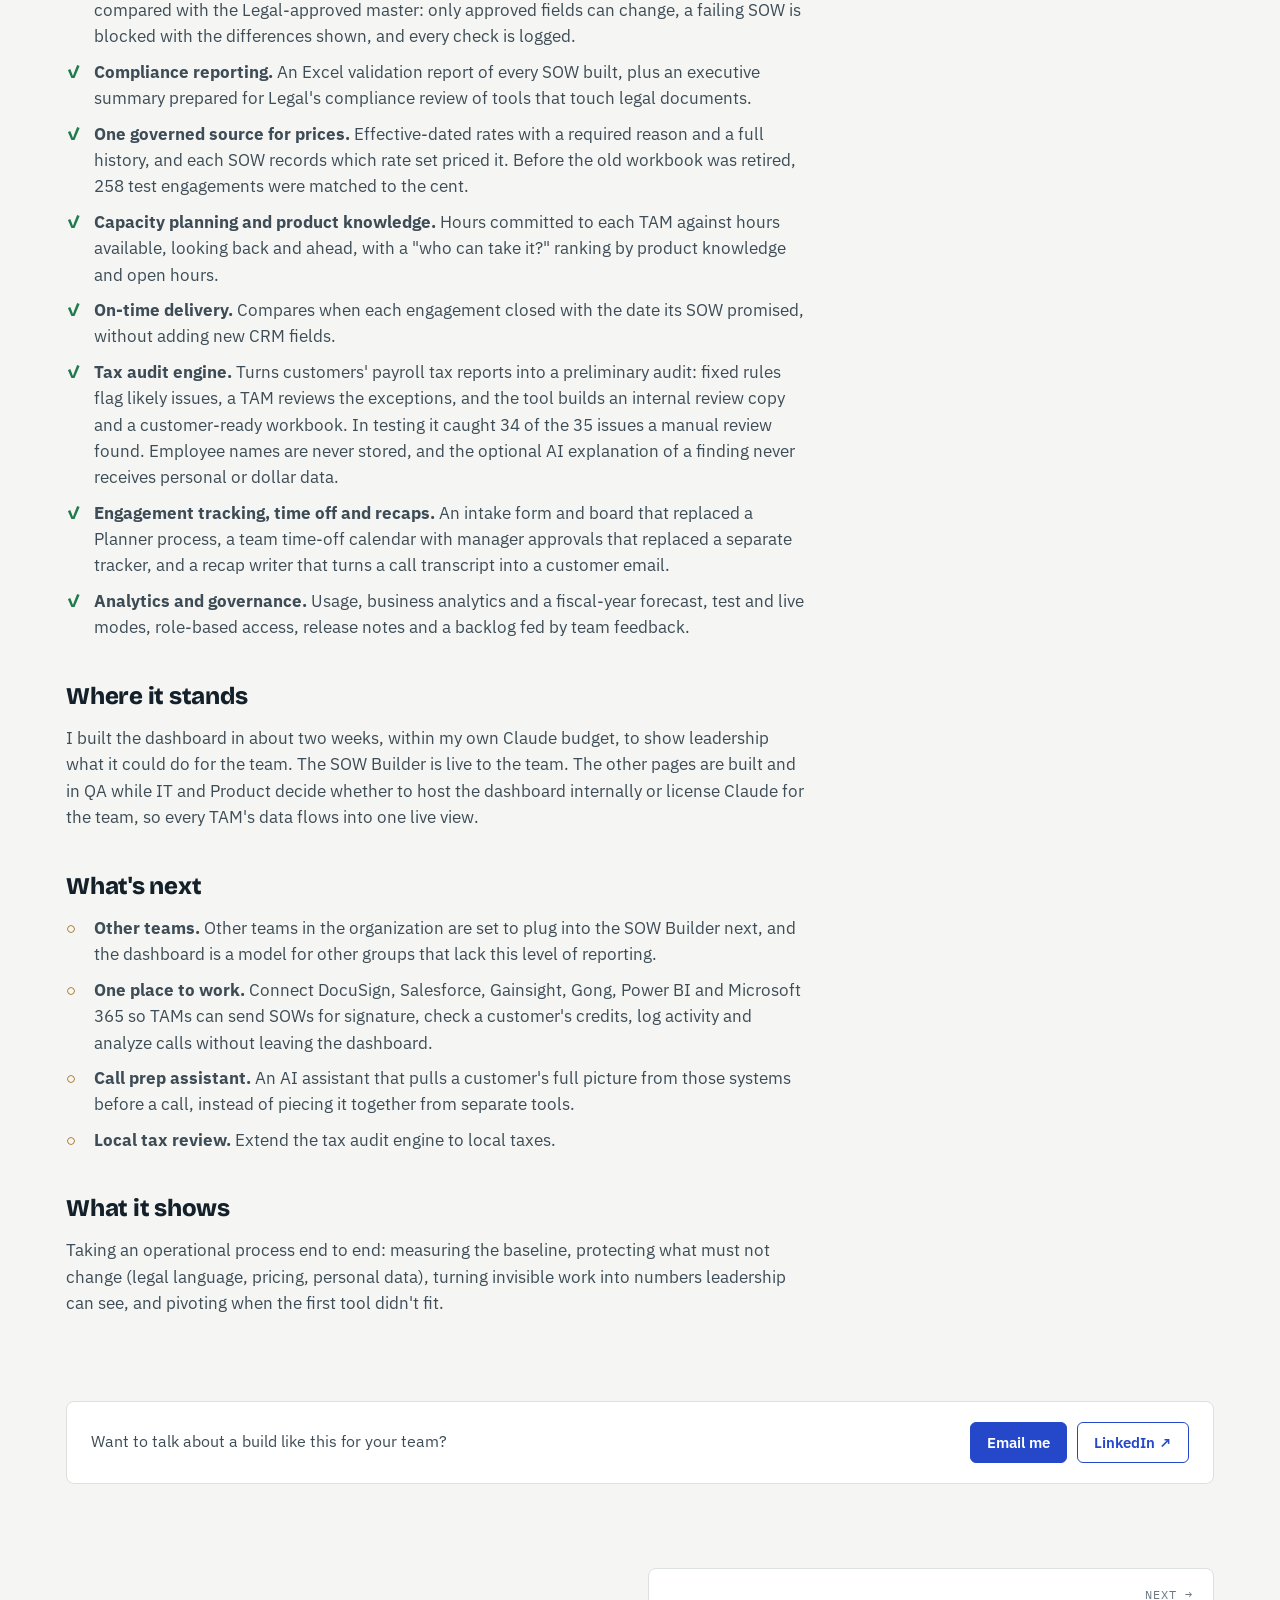
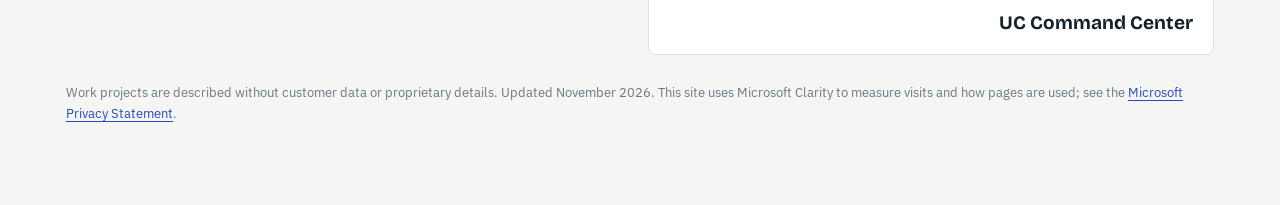
<file: sow/index.html>
<!doctype html>
<html lang="en">
<head>
<meta charset="utf-8">
<meta name="viewport" content="width=device-width,initial-scale=1">
<title>TAM Command Center & SOW Builder | Bo Oetjen</title>
<meta name="description" content="Case study: a Paycor TAM dashboard whose SOW Builder cut statement-of-work creation from 22.5 minutes to 3–4.">
<meta name="robots" content="noindex">
<meta property="og:type" content="website">
<meta property="og:title" content="TAM Command Center & SOW Builder | Bo Oetjen">
<meta property="og:description" content="Case study: a Paycor TAM dashboard whose SOW Builder cut statement-of-work creation from 22.5 minutes to 3–4.">
<meta property="og:image" content="https://bo-oetjen.com/og-image.png">
<meta property="og:image:width" content="1200">
<meta property="og:image:height" content="627">
<script>location.replace("/projects/tam-command-center.html?utm_source=linkedin&utm_campaign=project_sow");</script>
</head>
<body style="font-family:system-ui,sans-serif;padding:2rem">
<p><a href="/projects/tam-command-center.html?utm_source=linkedin&utm_campaign=project_sow">Continue to TAM Command Center & SOW Builder on bo-oetjen.com</a></p>
</body>
</html>
</file>
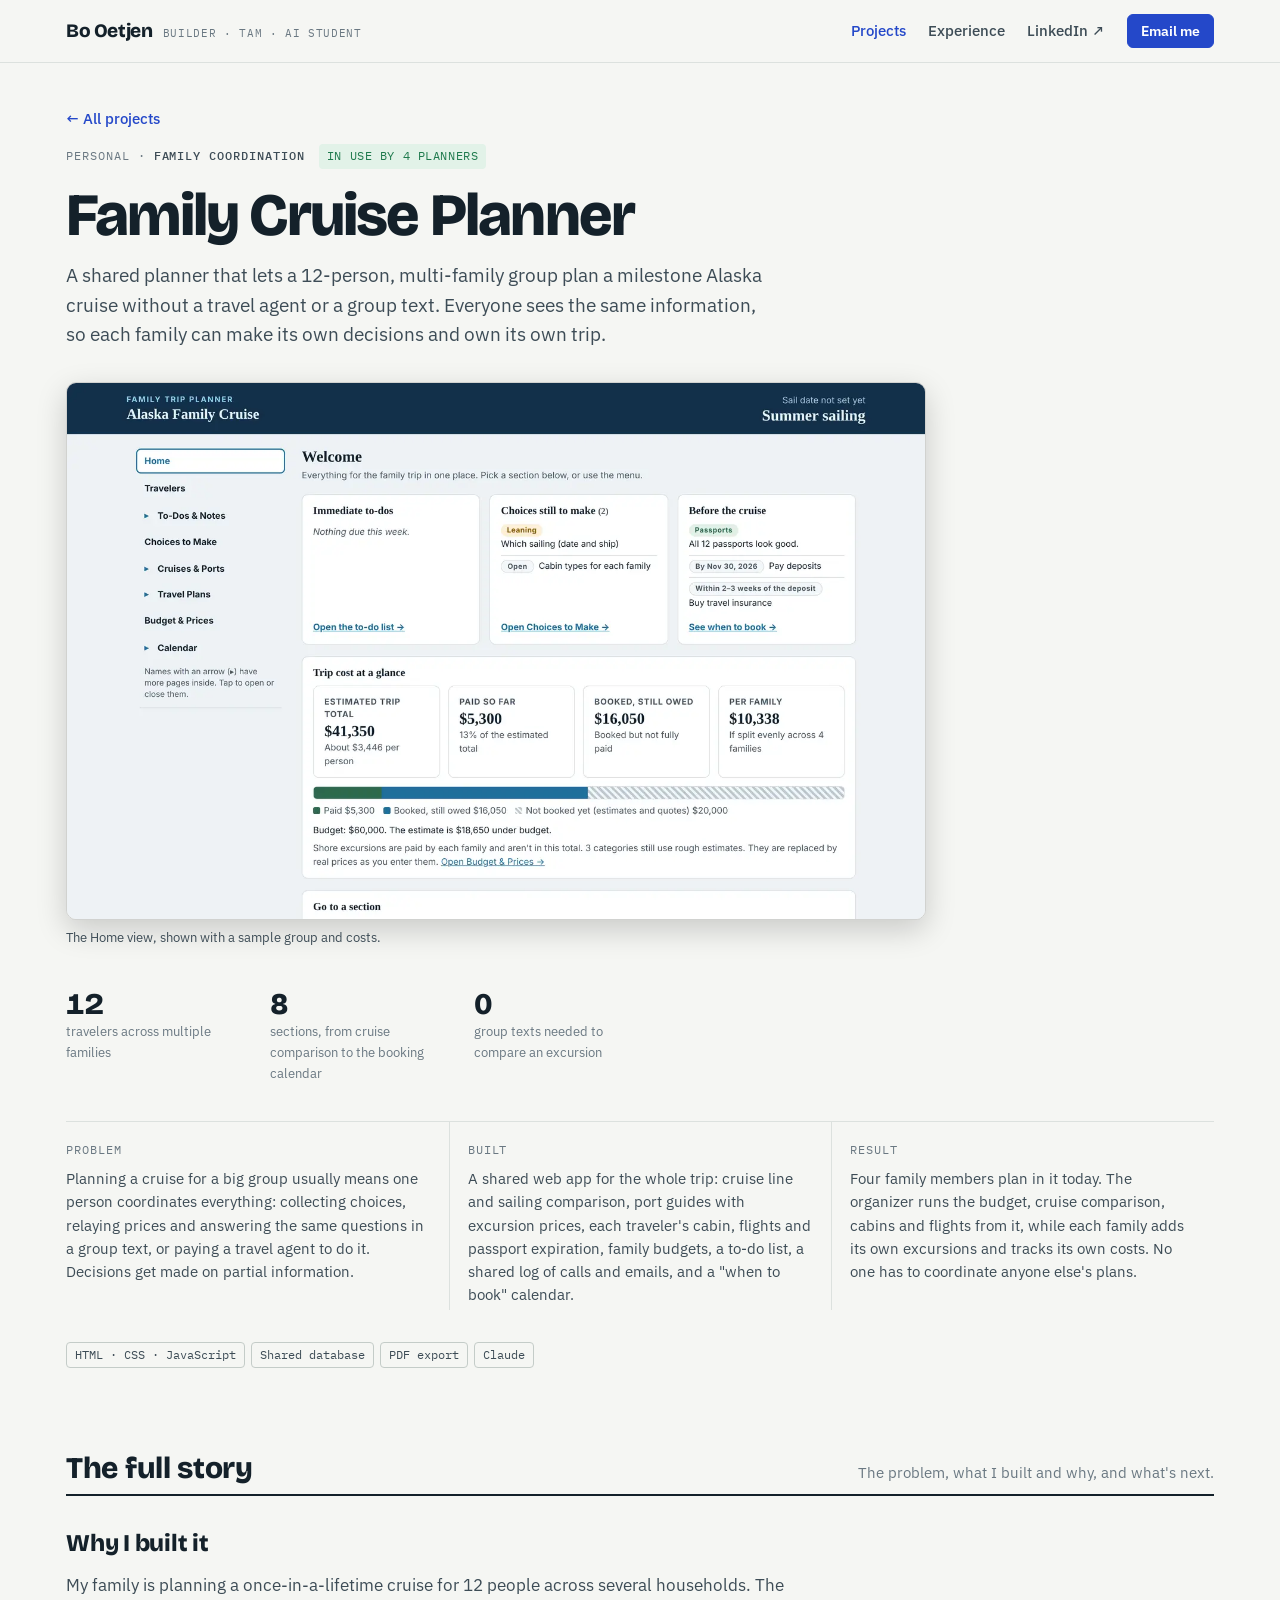
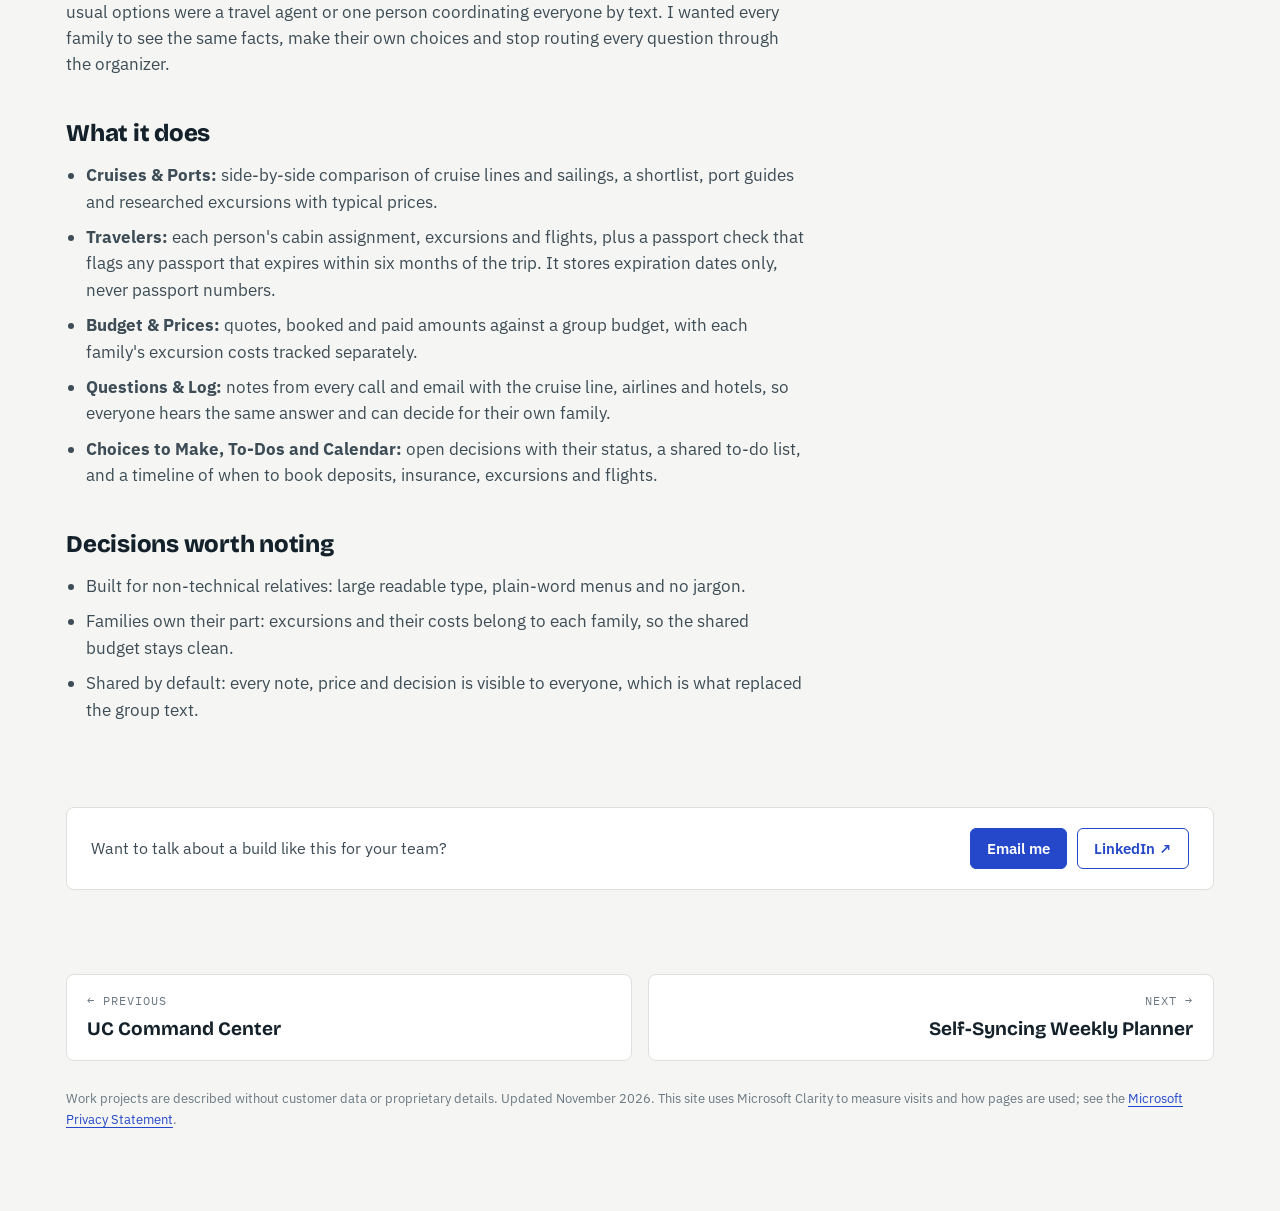
<file: trip/index.html>
<!doctype html>
<html lang="en">
<head>
<meta charset="utf-8">
<meta name="viewport" content="width=device-width,initial-scale=1">
<title>Family Cruise Planner | Bo Oetjen</title>
<meta name="description" content="Case study: a shared planner that lets a 12-person, multi-family group plan a cruise without a travel agent or a group text.">
<meta name="robots" content="noindex">
<meta property="og:type" content="website">
<meta property="og:title" content="Family Cruise Planner | Bo Oetjen">
<meta property="og:description" content="Case study: a shared planner that lets a 12-person, multi-family group plan a cruise without a travel agent or a group text.">
<meta property="og:image" content="https://bo-oetjen.com/og-trip.jpg">
<meta property="og:image:width" content="1200">
<meta property="og:image:height" content="627">
<script>location.replace("/projects/family-cruise-planner.html?utm_source=linkedin&utm_campaign=project_trip");</script>
</head>
<body style="font-family:system-ui,sans-serif;padding:2rem">
<p><a href="/projects/family-cruise-planner.html?utm_source=linkedin&utm_campaign=project_trip">Continue to Family Cruise Planner on bo-oetjen.com</a></p>
</body>
</html>
</file>
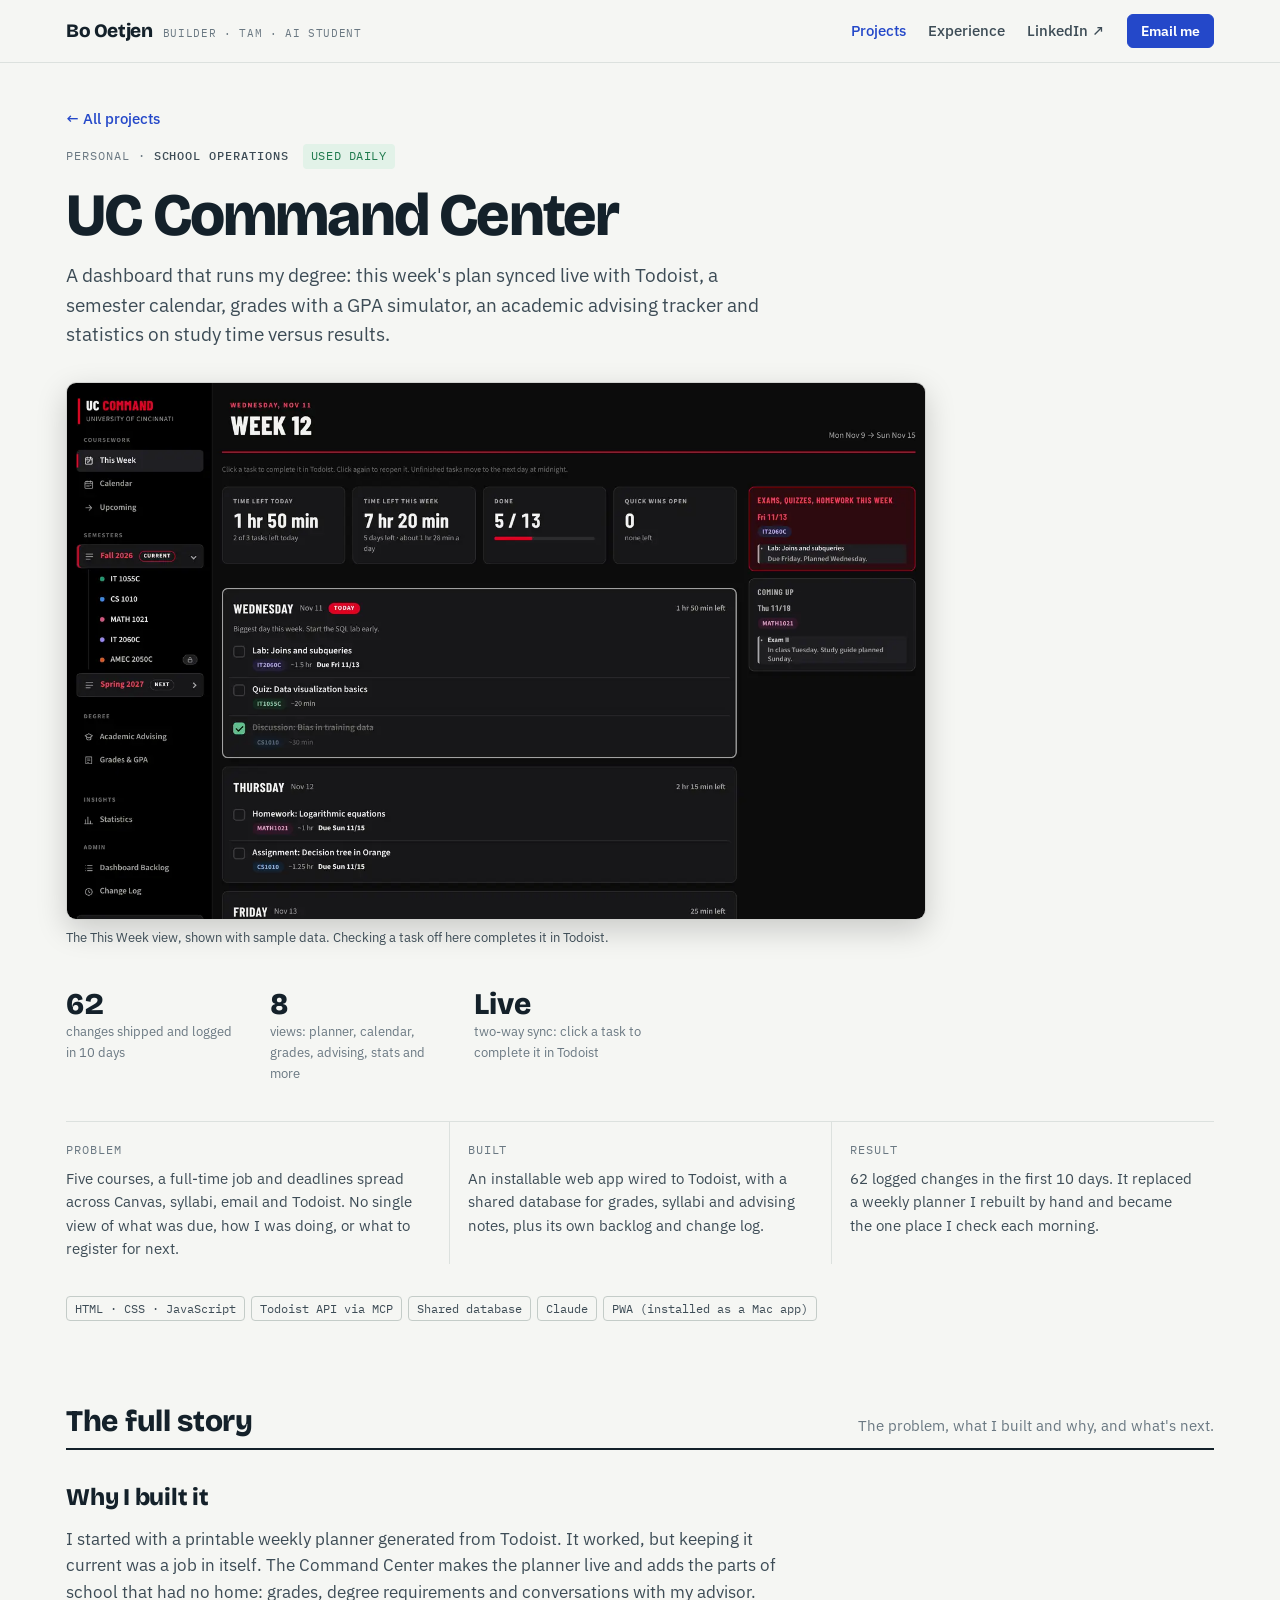
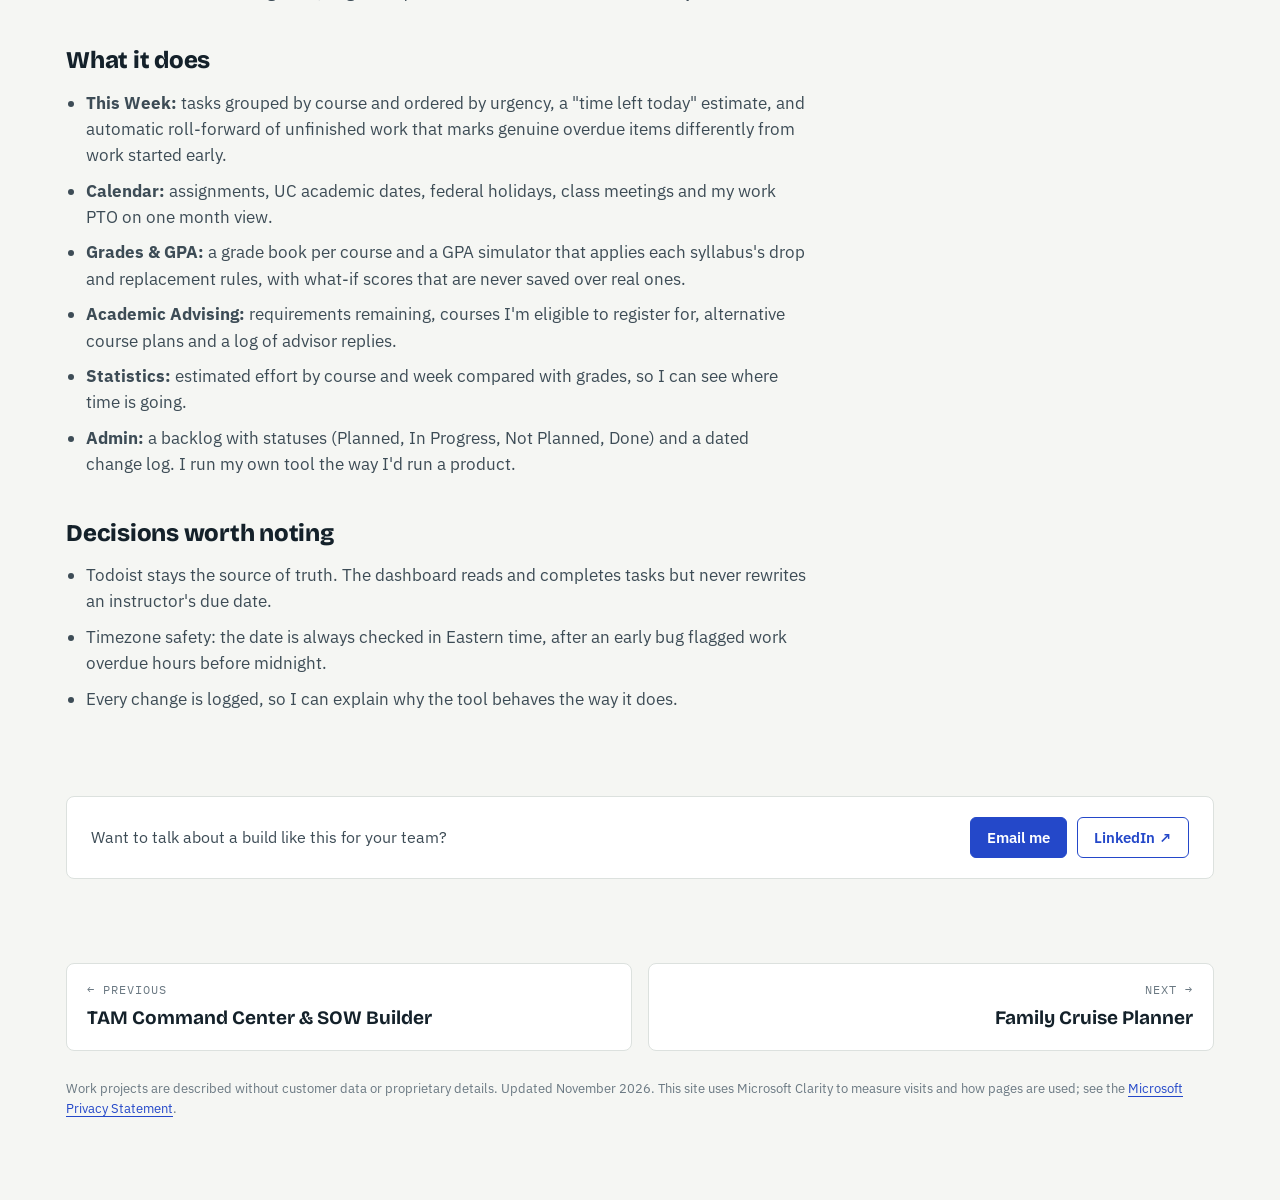
<file: uc/index.html>
<!doctype html>
<html lang="en">
<head>
<meta charset="utf-8">
<meta name="viewport" content="width=device-width,initial-scale=1">
<title>UC Command Center | Bo Oetjen</title>
<meta name="description" content="Case study: a personal dashboard I built to run my AI degree, with live Todoist sync, a GPA simulator and an advising tracker.">
<meta name="robots" content="noindex">
<meta property="og:type" content="website">
<meta property="og:title" content="UC Command Center | Bo Oetjen">
<meta property="og:description" content="Case study: a personal dashboard I built to run my AI degree, with live Todoist sync, a GPA simulator and an advising tracker.">
<meta property="og:image" content="https://bo-oetjen.com/og-uc.jpg">
<meta property="og:image:width" content="1200">
<meta property="og:image:height" content="627">
<script>location.replace("/projects/uc-command-center.html?utm_source=linkedin&utm_campaign=project_uc");</script>
</head>
<body style="font-family:system-ui,sans-serif;padding:2rem">
<p><a href="/projects/uc-command-center.html?utm_source=linkedin&utm_campaign=project_uc">Continue to UC Command Center on bo-oetjen.com</a></p>
</body>
</html>
</file>
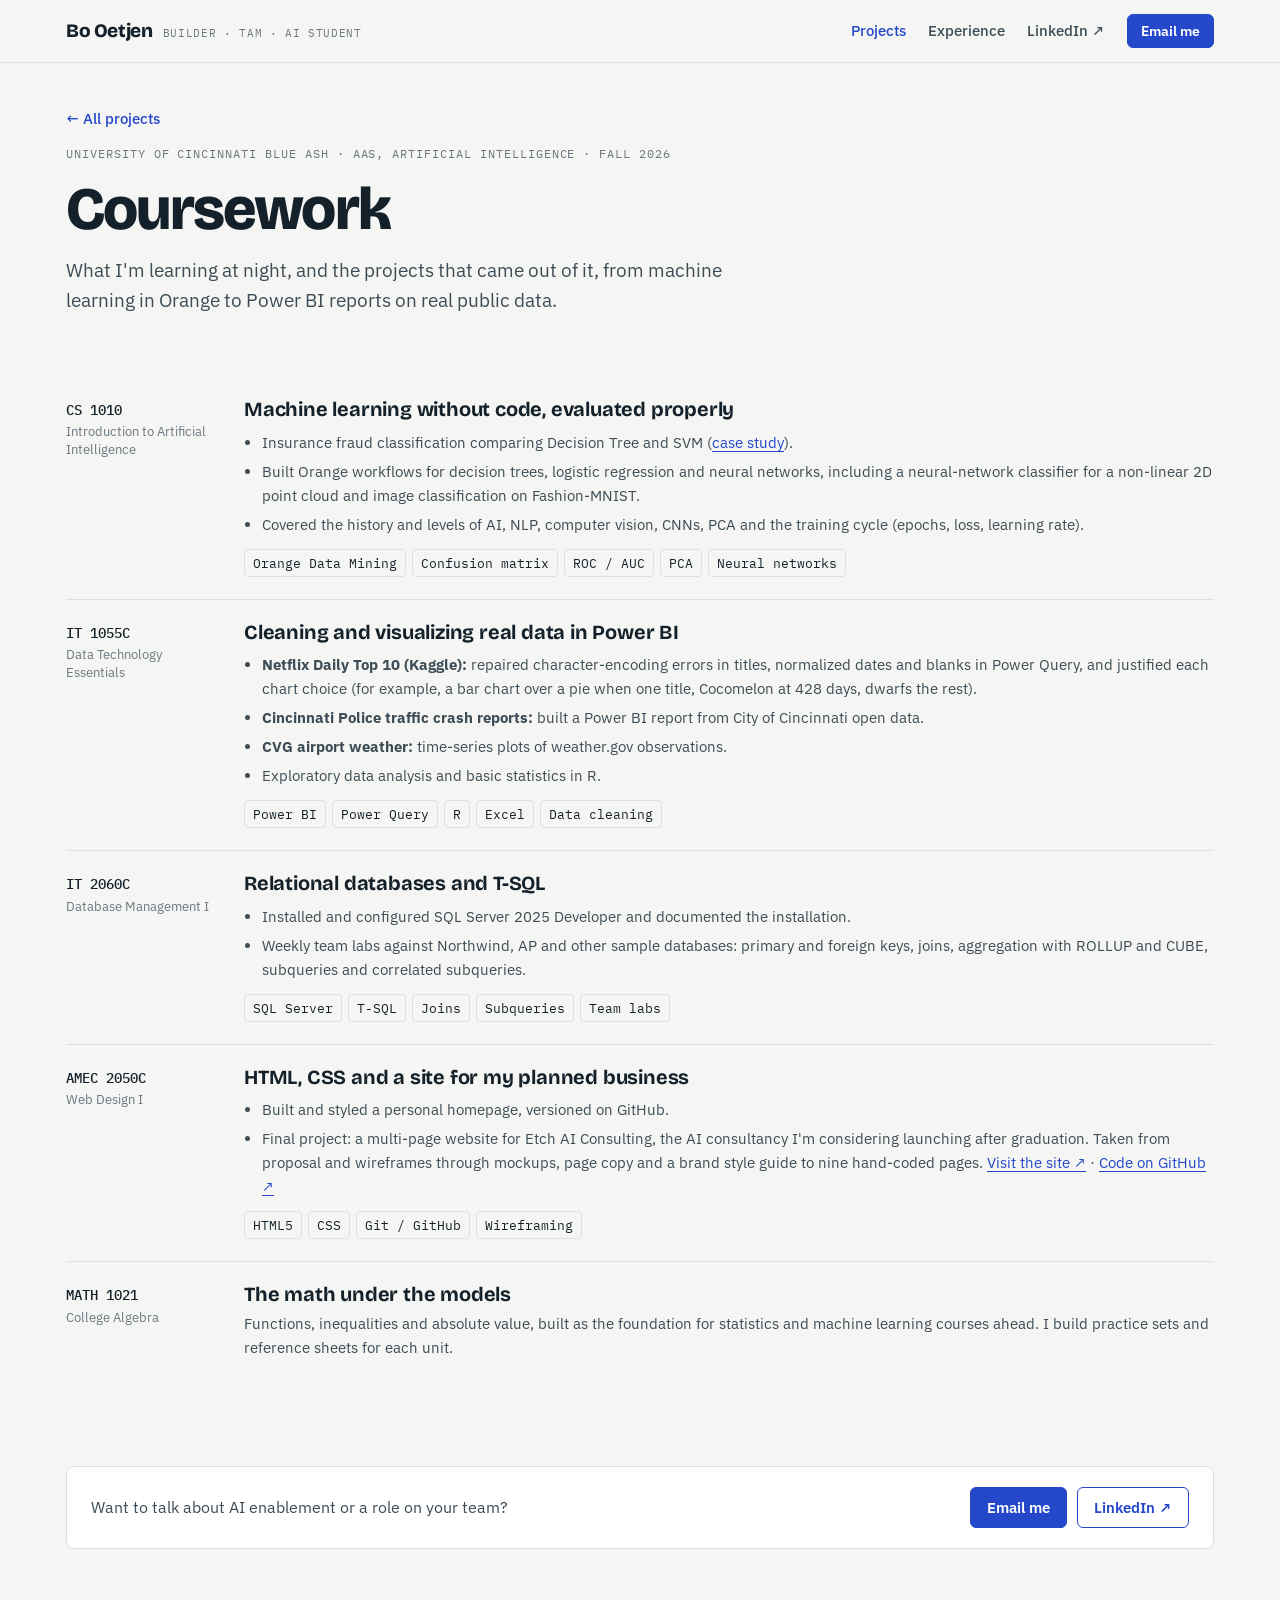
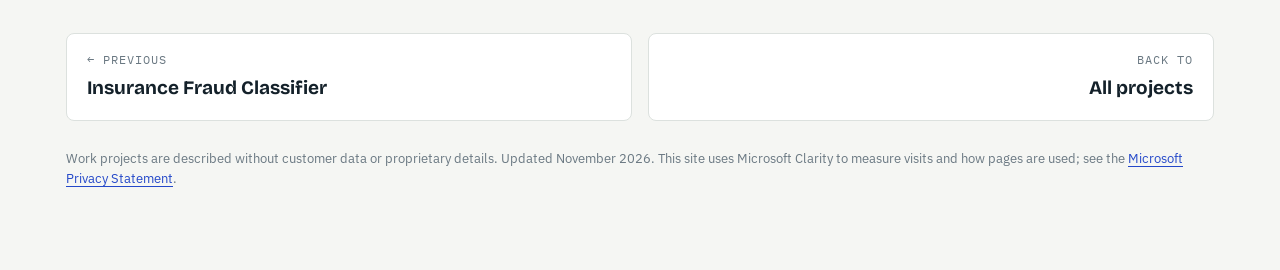
<file: projects/coursework.html>
<!doctype html>
<html lang="en">
<head>
<meta charset="utf-8">
<meta name="viewport" content="width=device-width,initial-scale=1,viewport-fit=cover">
<title>Coursework | Bo Oetjen</title>
<meta name="description" content="Associate of Applied Science in Artificial Intelligence coursework at the University of Cincinnati Blue Ash.">
<meta property="og:type" content="website">
<meta property="og:title" content="Coursework | Bo Oetjen">
<meta property="og:description" content="Associate of Applied Science in Artificial Intelligence coursework at the University of Cincinnati Blue Ash.">
<meta property="og:image" content="https://bo-oetjen.com/og-image.png">
<meta name="twitter:card" content="summary_large_image">
<link rel="preconnect" href="https://fonts.googleapis.com">
<link rel="preconnect" href="https://fonts.gstatic.com" crossorigin>
<link rel="stylesheet" href="https://fonts.googleapis.com/css2?family=Bricolage+Grotesque:opsz,wght@12..96,500;12..96,700;12..96,800&family=IBM+Plex+Sans:ital,wght@0,400;0,500;0,600;1,400&family=IBM+Plex+Mono:wght@400;500&display=swap">
<link rel="stylesheet" href="../site.css">
</head>
<body style="margin:0">
<header class="topbar"><div class="wrap">
  <a class="tb-mark" href="../index.html">Bo Oetjen<small>Builder · TAM · AI student</small></a>
  <nav class="tb-links" aria-label="Site">
    <a class="tl" aria-current="page" href="../index.html#projects">Projects</a>
    <a class="tl hide-sm" href="../index.html#experience">Experience</a>
    <a class="tl hide-sm" href="https://www.linkedin.com/in/bo-oetjen" target="_blank" rel="noopener">LinkedIn ↗</a>
    <a class="btn sm" href="mailto:bo.oetjen@gmail.com?subject=Hello%20from%20your%20portfolio" data-ev="clicked_email">Email me</a>
  </nav>
</div></header>
<div class="wrap">
  <main class="page">
    <section class="ph" id="top">
      <div class="crumb"><a href="../index.html#projects">← All projects</a></div>
      <span class="label">University of Cincinnati Blue Ash · AAS, Artificial Intelligence · Fall 2026</span>
      <h1>Coursework</h1>
      <p class="sum">What I'm learning at night, and the projects that came out of it, from machine learning in Orange to Power BI reports on real public data.</p>
    </section>
    <section><div class="courses">
<div class="course">
<div class="code">CS 1010<small>Introduction to Artificial Intelligence</small></div>
<div>
<h3>Machine learning without code, evaluated properly</h3>
<ul>
<li>Insurance fraud classification comparing Decision Tree and SVM (<a href="fraud-classifier.html">case study</a>).</li>
<li>Built Orange workflows for decision trees, logistic regression and neural networks, including a neural-network classifier for a non-linear 2D point cloud and image classification on Fashion-MNIST.</li>
<li>Covered the history and levels of AI, NLP, computer vision, CNNs, PCA and the training cycle (epochs, loss, learning rate).</li>
</ul>
<div class="metric-strip"><span>Orange Data Mining</span><span>Confusion matrix</span><span>ROC / AUC</span><span>PCA</span><span>Neural networks</span></div>
</div>
</div>
<div class="course">
<div class="code">IT 1055C<small>Data Technology Essentials</small></div>
<div>
<h3>Cleaning and visualizing real data in Power BI</h3>
<ul>
<li><b>Netflix Daily Top 10 (Kaggle):</b> repaired character-encoding errors in titles, normalized dates and blanks in Power Query, and justified each chart choice (for example, a bar chart over a pie when one title, Cocomelon at 428 days, dwarfs the rest).</li>
<li><b>Cincinnati Police traffic crash reports:</b> built a Power BI report from City of Cincinnati open data.</li>
<li><b>CVG airport weather:</b> time-series plots of weather.gov observations.</li>
<li>Exploratory data analysis and basic statistics in R.</li>
</ul>
<div class="metric-strip"><span>Power BI</span><span>Power Query</span><span>R</span><span>Excel</span><span>Data cleaning</span></div>
</div>
</div>
<div class="course">
<div class="code">IT 2060C<small>Database Management I</small></div>
<div>
<h3>Relational databases and T-SQL</h3>
<ul>
<li>Installed and configured SQL Server 2025 Developer and documented the installation.</li>
<li>Weekly team labs against Northwind, AP and other sample databases: primary and foreign keys, joins, aggregation with ROLLUP and CUBE, subqueries and correlated subqueries.</li>
</ul>
<div class="metric-strip"><span>SQL Server</span><span>T-SQL</span><span>Joins</span><span>Subqueries</span><span>Team labs</span></div>
</div>
</div>
<div class="course">
<div class="code">AMEC 2050C<small>Web Design I</small></div>
<div>
<h3>HTML, CSS and a site for my planned business</h3>
<ul>
<li>Built and styled a personal homepage, versioned on GitHub.</li>
<li>Final project: a multi-page website for Etch AI Consulting, the AI consultancy I'm considering launching after graduation. Taken from proposal and wireframes through mockups, page copy and a brand style guide to nine hand-coded pages. <a href="https://bo-oetjen.com/final/" rel="noopener" target="_blank">Visit the site ↗</a> · <a href="https://github.com/bo-oetjen/final" rel="noopener" target="_blank">Code on GitHub ↗</a></li>
</ul>
<div class="metric-strip"><span>HTML5</span><span>CSS</span><span>Git / GitHub</span><span>Wireframing</span></div>
</div>
</div>
<div class="course">
<div class="code">MATH 1021<small>College Algebra</small></div>
<div>
<h3>The math under the models</h3>
<p>Functions, inequalities and absolute value, built as the foundation for statistics and machine learning courses ahead. I build practice sets and reference sheets for each unit.</p>
</div>
</div>
</div></section>
    <div class="cta-band"><p>Want to talk about AI enablement or a role on your team?</p><div><a class="btn" href="mailto:bo.oetjen@gmail.com?subject=Hello%20from%20your%20portfolio" data-ev="clicked_email">Email me</a><a class="btn ghost" href="https://www.linkedin.com/in/bo-oetjen" target="_blank" rel="noopener">LinkedIn ↗</a></div></div>
    <nav class="pager" aria-label="More projects"><a href="fraud-classifier.html"><span class="label">← Previous</span><b>Insurance Fraud Classifier</b></a><a class="nx" href="../index.html#projects"><span class="label">Back to</span><b>All projects</b></a></nav>
    <p class="foot" style="margin-top:-56px">Work projects are described without customer data or proprietary details. Updated November 2026. This site uses Microsoft Clarity to measure visits and how pages are used; see the <a href="https://privacy.microsoft.com/privacystatement" target="_blank" rel="noopener">Microsoft Privacy Statement</a>.</p>
  </main>
</div>

<script>
(function(){
  var btn=document.getElementById('copy-email'); if(!btn) return;
  btn.addEventListener('click',function(){
    var t=document.getElementById('email').textContent;
    var done=function(){btn.textContent='Copied';setTimeout(function(){btn.textContent='Copy';},1600);};
    var fallback=function(){var r=document.createRange();r.selectNodeContents(document.getElementById('email'));var s=getSelection();s.removeAllRanges();s.addRange(r);btn.textContent='Selected';};
    try{navigator.clipboard.writeText(t).then(done,fallback);}catch(e){fallback();}
  });
})();
</script>
<script>
/* Visitor analytics (Microsoft Clarity). Runs only on bo-oetjen.com, so previews don't count. */
(function(){
  if (!/(^|\.)bo-oetjen\.com$/.test(location.hostname)) return;
  var CLARITY_ID = "za47opgtk4";
  (function(c,l,a,r,i,t,y){c[a]=c[a]||function(){(c[a].q=c[a].q||[]).push(arguments)};t=l.createElement(r);t.async=1;t.src="https://www.clarity.ms/tag/"+i;y=l.getElementsByTagName(r)[0];y.parentNode.insertBefore(t,y);})(window,document,"clarity","script",CLARITY_ID);
  var cl = function(){ try { window.clarity.apply(null, arguments); } catch(e){} };
  cl("set", "page", "coursework");
  // Where the visit came from: ?utm_source=linkedin, remembered across pages of the same visit
  var q = new URLSearchParams(location.search), ss = {};
  try { ss = JSON.parse(sessionStorage.getItem("bo_src") || "{}"); } catch(e){}
  var src = q.get("utm_source") || q.get("src") || ss.source;
  if (!src && document.referrer && document.referrer.indexOf(location.hostname) < 0) { try { src = new URL(document.referrer).hostname.replace(/^www\./,""); } catch(e){} }
  var camp = q.get("utm_campaign") || ss.campaign;
  try { sessionStorage.setItem("bo_src", JSON.stringify({source: src, campaign: camp})); } catch(e){}
  cl("set", "source", src || "direct");
  if (camp) cl("set", "campaign", camp);
  // Time on this page
  var t0 = Date.now(), sent = false;
  function bucket(ms){ var s = ms/1000; return s < 5 ? "0-5s" : s < 15 ? "5-15s" : s < 30 ? "15-30s" : s < 60 ? "30-60s" : s < 180 ? "1-3min" : "3min+"; }
  function report(){ if (sent) return; sent = true; cl("set", "time_coursework", bucket(Date.now() - t0)); }
  document.addEventListener("visibilitychange", function(){ if (document.hidden) report(); });
  window.addEventListener("pagehide", report);
  // What people click
  document.querySelectorAll("[data-ev]").forEach(function(a){ a.addEventListener("click", function(){ cl("event", a.getAttribute("data-ev")); }); });
  document.querySelectorAll('a[href*="linkedin.com"]').forEach(function(a){ a.addEventListener("click", function(){ cl("event", "clicked_linkedin"); }); });
  document.querySelectorAll('a[href*="github.com"]').forEach(function(a){ a.addEventListener("click", function(){ cl("event", "clicked_github"); }); });
  var cb = document.getElementById("copy-email");
  if (cb) cb.addEventListener("click", function(){ cl("event", "copied_email"); });
})();
</script>
</body>
</html>
</file>
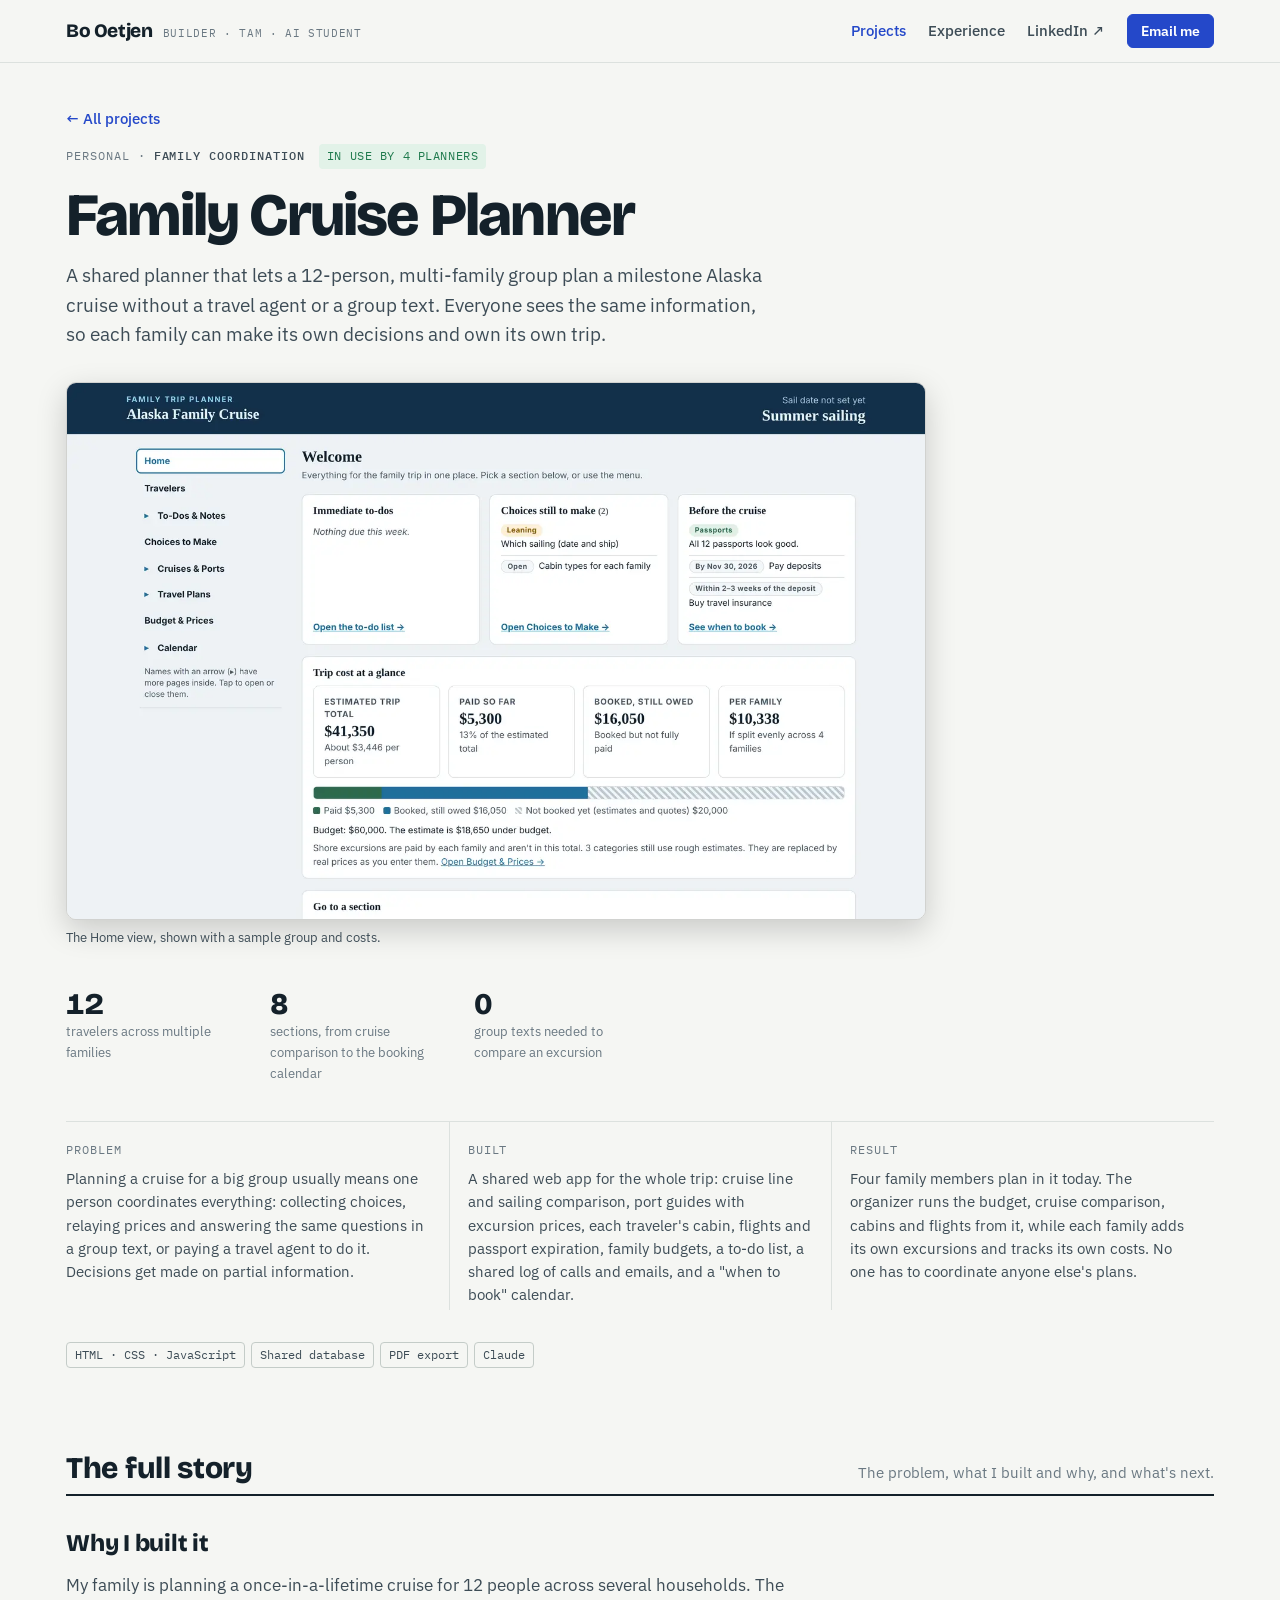
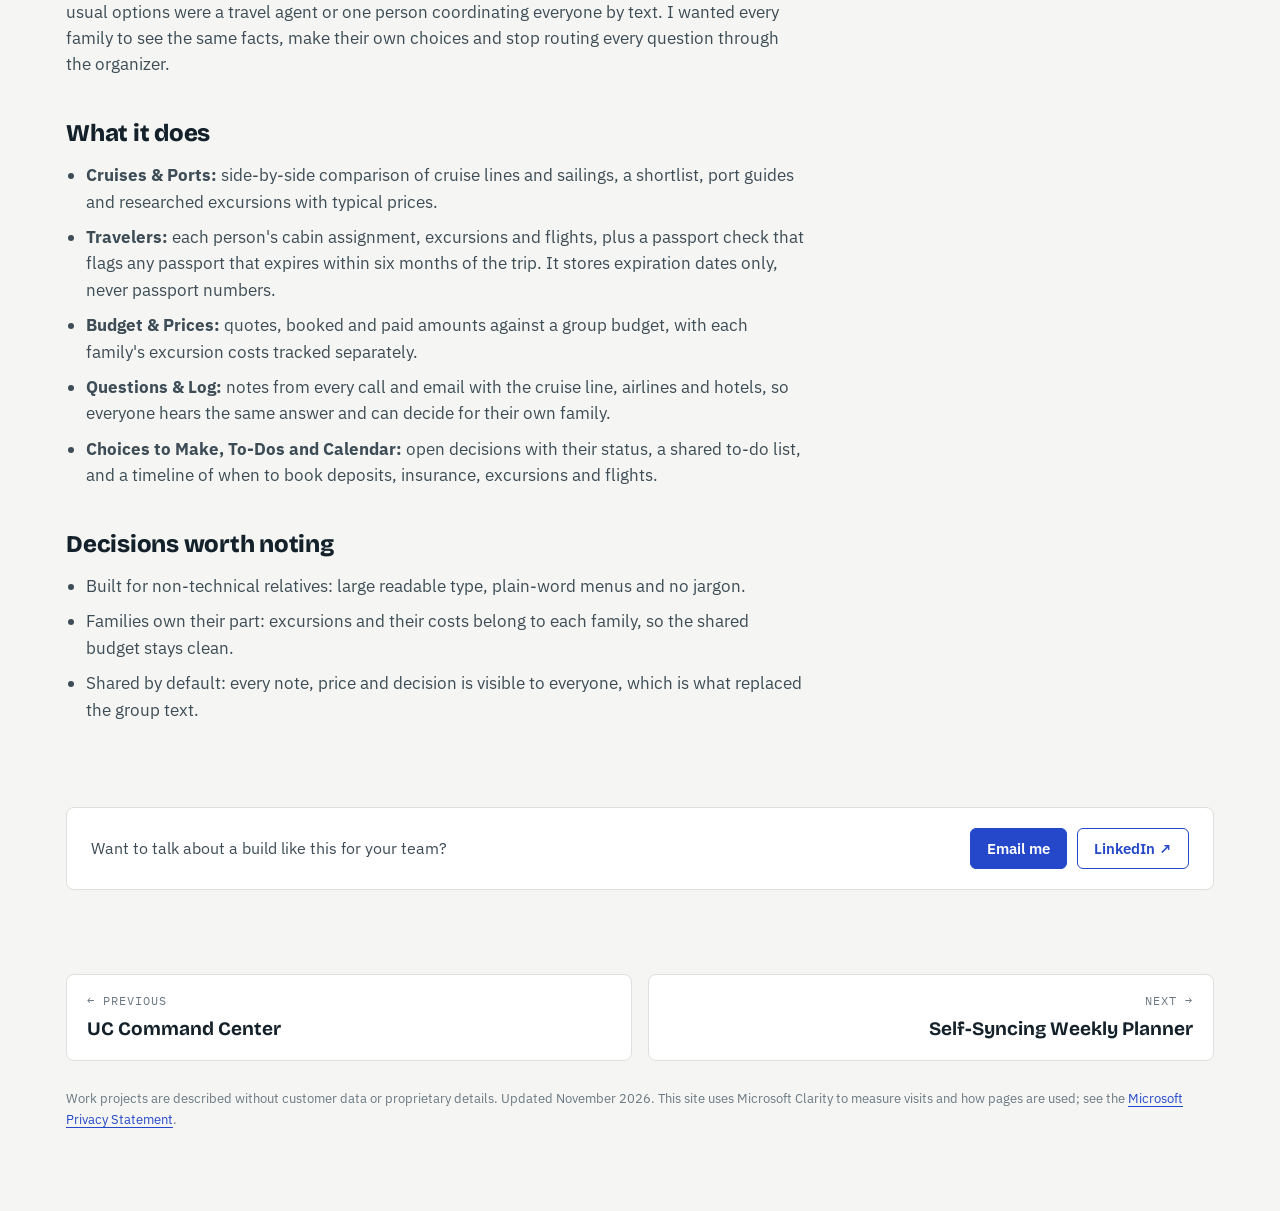
<file: projects/family-cruise-planner.html>
<!doctype html>
<html lang="en">
<head>
<meta charset="utf-8">
<meta name="viewport" content="width=device-width,initial-scale=1,viewport-fit=cover">
<title>Family Cruise Planner | Bo Oetjen</title>
<meta name="description" content="A shared planner that lets a 12-person, multi-family group plan a milestone Alaska cruise without a travel agent or a group text. Everyone sees the same information, so each family can make its own de">
<meta property="og:type" content="website">
<meta property="og:title" content="Family Cruise Planner | Bo Oetjen">
<meta property="og:description" content="A shared planner that lets a 12-person, multi-family group plan a milestone Alaska cruise without a travel agent or a group text. Everyone sees the same information, so each family can make its own de">
<meta property="og:image" content="https://bo-oetjen.com/og-trip.jpg">
<meta name="twitter:card" content="summary_large_image">
<link rel="preconnect" href="https://fonts.googleapis.com">
<link rel="preconnect" href="https://fonts.gstatic.com" crossorigin>
<link rel="stylesheet" href="https://fonts.googleapis.com/css2?family=Bricolage+Grotesque:opsz,wght@12..96,500;12..96,700;12..96,800&family=IBM+Plex+Sans:ital,wght@0,400;0,500;0,600;1,400&family=IBM+Plex+Mono:wght@400;500&display=swap">
<link rel="stylesheet" href="../site.css">
</head>
<body style="margin:0">
<header class="topbar"><div class="wrap">
  <a class="tb-mark" href="../index.html">Bo Oetjen<small>Builder · TAM · AI student</small></a>
  <nav class="tb-links" aria-label="Site">
    <a class="tl" aria-current="page" href="../index.html#projects">Projects</a>
    <a class="tl hide-sm" href="../index.html#experience">Experience</a>
    <a class="tl hide-sm" href="https://www.linkedin.com/in/bo-oetjen" target="_blank" rel="noopener">LinkedIn ↗</a>
    <a class="btn sm" href="mailto:bo.oetjen@gmail.com?subject=Hello%20from%20your%20portfolio" data-ev="clicked_email">Email me</a>
  </nav>
</div></header>
<div class="wrap">
  <main class="page">
    <section class="ph" id="top">
      <div class="crumb"><a href="../index.html#projects">← All projects</a></div>
      <div class="e-top"><span class="label">Personal · <b>Family coordination</b></span><span class="tag live">In use by 4 planners</span></div>
      <h1>Family Cruise Planner</h1>
      <p class="sum">A shared planner that lets a 12-person, multi-family group plan a milestone Alaska cruise without a travel agent or a group text. Everyone sees the same information, so each family can make its own decisions and own its own trip.</p>
      <figure class="shot"><img alt="Family Cruise Planner home page: open decisions, upcoming deadlines, a passport check, and a trip-cost summary showing paid, booked and estimated amounts against the budget." height="900" loading="lazy" src="../trip-planner.webp" width="1440"/><figcaption>The Home view, shown with a sample group and costs.</figcaption></figure>
      <div class="stats">
<div class="stat"><b>12</b><span>travelers across multiple families</span></div>
<div class="stat"><b>8</b><span>sections, from cruise comparison to the booking calendar</span></div>
<div class="stat"><b>0</b><span>group texts needed to compare an excursion</span></div>
</div>
      <div class="spec">
<div><span class="label">Problem</span><p>Planning a cruise for a big group usually means one person coordinates everything: collecting choices, relaying prices and answering the same questions in a group text, or paying a travel agent to do it. Decisions get made on partial information.</p></div>
<div><span class="label">Built</span><p>A shared web app for the whole trip: cruise line and sailing comparison, port guides with excursion prices, each traveler's cabin, flights and passport expiration, family budgets, a to-do list, a shared log of calls and emails, and a "when to book" calendar.</p></div>
<div><span class="label">Result</span><p>Four family members plan in it today. The organizer runs the budget, cruise comparison, cabins and flights from it, while each family adds its own excursions and tracks its own costs. No one has to coordinate anyone else's plans.</p></div>
</div>
      <div class="tools"><span>HTML · CSS · JavaScript</span><span>Shared database</span><span>PDF export</span><span>Claude</span></div>
    </section>
    <section id="story">
      <div class="sec-head"><h2>The full story</h2><p>The problem, what I built and why, and what's next.</p></div>
      <article class="story"><div><h4>Why I built it</h4><p>My family is planning a once-in-a-lifetime cruise for 12 people across several households. The usual options were a travel agent or one person coordinating everyone by text. I wanted every family to see the same facts, make their own choices and stop routing every question through the organizer.</p></div>
<div><h4>What it does</h4>
<ul>
<li><b>Cruises &amp; Ports:</b> side-by-side comparison of cruise lines and sailings, a shortlist, port guides and researched excursions with typical prices.</li>
<li><b>Travelers:</b> each person's cabin assignment, excursions and flights, plus a passport check that flags any passport that expires within six months of the trip. It stores expiration dates only, never passport numbers.</li>
<li><b>Budget &amp; Prices:</b> quotes, booked and paid amounts against a group budget, with each family's excursion costs tracked separately.</li>
<li><b>Questions &amp; Log:</b> notes from every call and email with the cruise line, airlines and hotels, so everyone hears the same answer and can decide for their own family.</li>
<li><b>Choices to Make, To-Dos and Calendar:</b> open decisions with their status, a shared to-do list, and a timeline of when to book deposits, insurance, excursions and flights.</li>
</ul>
</div>
<div><h4>Decisions worth noting</h4>
<ul>
<li>Built for non-technical relatives: large readable type, plain-word menus and no jargon.</li>
<li>Families own their part: excursions and their costs belong to each family, so the shared budget stays clean.</li>
<li>Shared by default: every note, price and decision is visible to everyone, which is what replaced the group text.</li>
</ul>
</div></article>
    </section>
    <div class="cta-band"><p>Want to talk about a build like this for your team?</p><div><a class="btn" href="mailto:bo.oetjen@gmail.com?subject=Hello%20from%20your%20portfolio" data-ev="clicked_email">Email me</a><a class="btn ghost" href="https://www.linkedin.com/in/bo-oetjen" target="_blank" rel="noopener">LinkedIn ↗</a></div></div>
    <nav class="pager" aria-label="More projects"><a href="uc-command-center.html"><span class="label">← Previous</span><b>UC Command Center</b></a><a class="nx" href="weekly-planner.html"><span class="label">Next →</span><b>Self-Syncing Weekly Planner</b></a></nav>
    <p class="foot" style="margin-top:-56px">Work projects are described without customer data or proprietary details. Updated November 2026. This site uses Microsoft Clarity to measure visits and how pages are used; see the <a href="https://privacy.microsoft.com/privacystatement" target="_blank" rel="noopener">Microsoft Privacy Statement</a>.</p>
  </main>
</div>

<script>
(function(){
  var btn=document.getElementById('copy-email'); if(!btn) return;
  btn.addEventListener('click',function(){
    var t=document.getElementById('email').textContent;
    var done=function(){btn.textContent='Copied';setTimeout(function(){btn.textContent='Copy';},1600);};
    var fallback=function(){var r=document.createRange();r.selectNodeContents(document.getElementById('email'));var s=getSelection();s.removeAllRanges();s.addRange(r);btn.textContent='Selected';};
    try{navigator.clipboard.writeText(t).then(done,fallback);}catch(e){fallback();}
  });
})();
</script>
<script>
/* Visitor analytics (Microsoft Clarity). Runs only on bo-oetjen.com, so previews don't count. */
(function(){
  if (!/(^|\.)bo-oetjen\.com$/.test(location.hostname)) return;
  var CLARITY_ID = "za47opgtk4";
  (function(c,l,a,r,i,t,y){c[a]=c[a]||function(){(c[a].q=c[a].q||[]).push(arguments)};t=l.createElement(r);t.async=1;t.src="https://www.clarity.ms/tag/"+i;y=l.getElementsByTagName(r)[0];y.parentNode.insertBefore(t,y);})(window,document,"clarity","script",CLARITY_ID);
  var cl = function(){ try { window.clarity.apply(null, arguments); } catch(e){} };
  cl("set", "page", "family-cruise-planner");
  // Where the visit came from: ?utm_source=linkedin, remembered across pages of the same visit
  var q = new URLSearchParams(location.search), ss = {};
  try { ss = JSON.parse(sessionStorage.getItem("bo_src") || "{}"); } catch(e){}
  var src = q.get("utm_source") || q.get("src") || ss.source;
  if (!src && document.referrer && document.referrer.indexOf(location.hostname) < 0) { try { src = new URL(document.referrer).hostname.replace(/^www\./,""); } catch(e){} }
  var camp = q.get("utm_campaign") || ss.campaign;
  try { sessionStorage.setItem("bo_src", JSON.stringify({source: src, campaign: camp})); } catch(e){}
  cl("set", "source", src || "direct");
  if (camp) cl("set", "campaign", camp);
  // Time on this page
  var t0 = Date.now(), sent = false;
  function bucket(ms){ var s = ms/1000; return s < 5 ? "0-5s" : s < 15 ? "5-15s" : s < 30 ? "15-30s" : s < 60 ? "30-60s" : s < 180 ? "1-3min" : "3min+"; }
  function report(){ if (sent) return; sent = true; cl("set", "time_family-cruise-planner", bucket(Date.now() - t0)); }
  document.addEventListener("visibilitychange", function(){ if (document.hidden) report(); });
  window.addEventListener("pagehide", report);
  // What people click
  document.querySelectorAll("[data-ev]").forEach(function(a){ a.addEventListener("click", function(){ cl("event", a.getAttribute("data-ev")); }); });
  document.querySelectorAll('a[href*="linkedin.com"]').forEach(function(a){ a.addEventListener("click", function(){ cl("event", "clicked_linkedin"); }); });
  document.querySelectorAll('a[href*="github.com"]').forEach(function(a){ a.addEventListener("click", function(){ cl("event", "clicked_github"); }); });
  var cb = document.getElementById("copy-email");
  if (cb) cb.addEventListener("click", function(){ cl("event", "copied_email"); });
})();
</script>
</body>
</html>
</file>
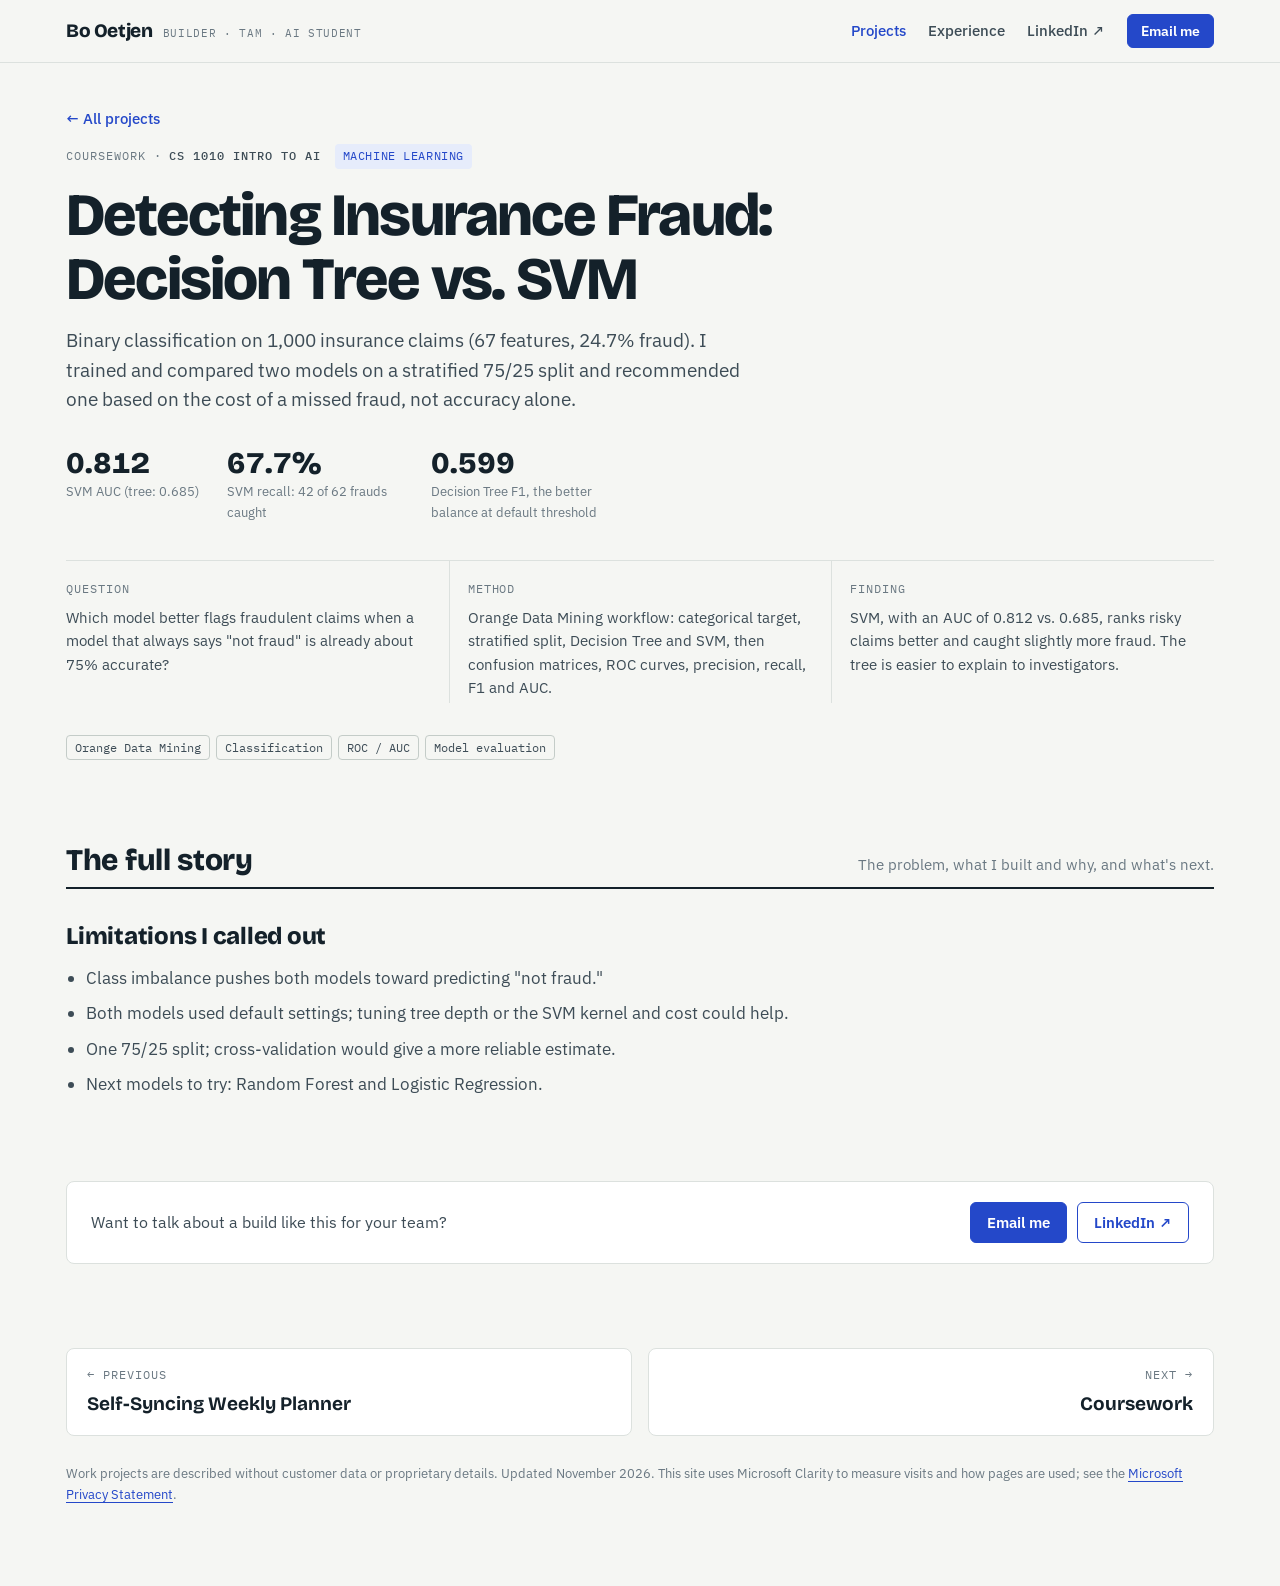
<file: projects/fraud-classifier.html>
<!doctype html>
<html lang="en">
<head>
<meta charset="utf-8">
<meta name="viewport" content="width=device-width,initial-scale=1,viewport-fit=cover">
<title>Detecting Insurance Fraud: Decision Tree vs. SVM | Bo Oetjen</title>
<meta name="description" content="Binary classification on 1,000 insurance claims (67 features, 24.7% fraud). I trained and compared two models on a stratified 75/25 split and recommended one based on the cost of a missed fraud, not a">
<meta property="og:type" content="website">
<meta property="og:title" content="Detecting Insurance Fraud: Decision Tree vs. SVM | Bo Oetjen">
<meta property="og:description" content="Binary classification on 1,000 insurance claims (67 features, 24.7% fraud). I trained and compared two models on a stratified 75/25 split and recommended one based on the cost of a missed fraud, not a">
<meta property="og:image" content="https://bo-oetjen.com/og-image.png">
<meta name="twitter:card" content="summary_large_image">
<link rel="preconnect" href="https://fonts.googleapis.com">
<link rel="preconnect" href="https://fonts.gstatic.com" crossorigin>
<link rel="stylesheet" href="https://fonts.googleapis.com/css2?family=Bricolage+Grotesque:opsz,wght@12..96,500;12..96,700;12..96,800&family=IBM+Plex+Sans:ital,wght@0,400;0,500;0,600;1,400&family=IBM+Plex+Mono:wght@400;500&display=swap">
<link rel="stylesheet" href="../site.css">
</head>
<body style="margin:0">
<header class="topbar"><div class="wrap">
  <a class="tb-mark" href="../index.html">Bo Oetjen<small>Builder · TAM · AI student</small></a>
  <nav class="tb-links" aria-label="Site">
    <a class="tl" aria-current="page" href="../index.html#projects">Projects</a>
    <a class="tl hide-sm" href="../index.html#experience">Experience</a>
    <a class="tl hide-sm" href="https://www.linkedin.com/in/bo-oetjen" target="_blank" rel="noopener">LinkedIn ↗</a>
    <a class="btn sm" href="mailto:bo.oetjen@gmail.com?subject=Hello%20from%20your%20portfolio" data-ev="clicked_email">Email me</a>
  </nav>
</div></header>
<div class="wrap">
  <main class="page">
    <section class="ph" id="top">
      <div class="crumb"><a href="../index.html#projects">← All projects</a></div>
      <div class="e-top"><span class="label">Coursework · <b>CS 1010 Intro to AI</b></span><span class="tag school">Machine learning</span></div>
      <h1>Detecting Insurance Fraud: Decision Tree vs. SVM</h1>
      <p class="sum">Binary classification on 1,000 insurance claims (67 features, 24.7% fraud). I trained and compared two models on a stratified 75/25 split and recommended one based on the cost of a missed fraud, not accuracy alone.</p>
      
      <div class="stats">
<div class="stat"><b>0.812</b><span>SVM AUC (tree: 0.685)</span></div>
<div class="stat"><b>67.7%</b><span>SVM recall: 42 of 62 frauds caught</span></div>
<div class="stat"><b>0.599</b><span>Decision Tree F1, the better balance at default threshold</span></div>
</div>
      <div class="spec">
<div><span class="label">Question</span><p>Which model better flags fraudulent claims when a model that always says "not fraud" is already about 75% accurate?</p></div>
<div><span class="label">Method</span><p>Orange Data Mining workflow: categorical target, stratified split, Decision Tree and SVM, then confusion matrices, ROC curves, precision, recall, F1 and AUC.</p></div>
<div><span class="label">Finding</span><p>SVM, with an AUC of 0.812 vs. 0.685, ranks risky claims better and caught slightly more fraud. The tree is easier to explain to investigators.</p></div>
</div>
      <div class="tools"><span>Orange Data Mining</span><span>Classification</span><span>ROC / AUC</span><span>Model evaluation</span></div>
    </section>
    <section id="story">
      <div class="sec-head"><h2>The full story</h2><p>The problem, what I built and why, and what's next.</p></div>
      <article class="story"><div><h4>Limitations I called out</h4><ul>
<li>Class imbalance pushes both models toward predicting "not fraud."</li>
<li>Both models used default settings; tuning tree depth or the SVM kernel and cost could help.</li>
<li>One 75/25 split; cross-validation would give a more reliable estimate.</li>
<li>Next models to try: Random Forest and Logistic Regression.</li>
</ul></div></article>
    </section>
    <div class="cta-band"><p>Want to talk about a build like this for your team?</p><div><a class="btn" href="mailto:bo.oetjen@gmail.com?subject=Hello%20from%20your%20portfolio" data-ev="clicked_email">Email me</a><a class="btn ghost" href="https://www.linkedin.com/in/bo-oetjen" target="_blank" rel="noopener">LinkedIn ↗</a></div></div>
    <nav class="pager" aria-label="More projects"><a href="weekly-planner.html"><span class="label">← Previous</span><b>Self-Syncing Weekly Planner</b></a><a class="nx" href="coursework.html"><span class="label">Next →</span><b>Coursework</b></a></nav>
    <p class="foot" style="margin-top:-56px">Work projects are described without customer data or proprietary details. Updated November 2026. This site uses Microsoft Clarity to measure visits and how pages are used; see the <a href="https://privacy.microsoft.com/privacystatement" target="_blank" rel="noopener">Microsoft Privacy Statement</a>.</p>
  </main>
</div>

<script>
(function(){
  var btn=document.getElementById('copy-email'); if(!btn) return;
  btn.addEventListener('click',function(){
    var t=document.getElementById('email').textContent;
    var done=function(){btn.textContent='Copied';setTimeout(function(){btn.textContent='Copy';},1600);};
    var fallback=function(){var r=document.createRange();r.selectNodeContents(document.getElementById('email'));var s=getSelection();s.removeAllRanges();s.addRange(r);btn.textContent='Selected';};
    try{navigator.clipboard.writeText(t).then(done,fallback);}catch(e){fallback();}
  });
})();
</script>
<script>
/* Visitor analytics (Microsoft Clarity). Runs only on bo-oetjen.com, so previews don't count. */
(function(){
  if (!/(^|\.)bo-oetjen\.com$/.test(location.hostname)) return;
  var CLARITY_ID = "za47opgtk4";
  (function(c,l,a,r,i,t,y){c[a]=c[a]||function(){(c[a].q=c[a].q||[]).push(arguments)};t=l.createElement(r);t.async=1;t.src="https://www.clarity.ms/tag/"+i;y=l.getElementsByTagName(r)[0];y.parentNode.insertBefore(t,y);})(window,document,"clarity","script",CLARITY_ID);
  var cl = function(){ try { window.clarity.apply(null, arguments); } catch(e){} };
  cl("set", "page", "fraud-classifier");
  // Where the visit came from: ?utm_source=linkedin, remembered across pages of the same visit
  var q = new URLSearchParams(location.search), ss = {};
  try { ss = JSON.parse(sessionStorage.getItem("bo_src") || "{}"); } catch(e){}
  var src = q.get("utm_source") || q.get("src") || ss.source;
  if (!src && document.referrer && document.referrer.indexOf(location.hostname) < 0) { try { src = new URL(document.referrer).hostname.replace(/^www\./,""); } catch(e){} }
  var camp = q.get("utm_campaign") || ss.campaign;
  try { sessionStorage.setItem("bo_src", JSON.stringify({source: src, campaign: camp})); } catch(e){}
  cl("set", "source", src || "direct");
  if (camp) cl("set", "campaign", camp);
  // Time on this page
  var t0 = Date.now(), sent = false;
  function bucket(ms){ var s = ms/1000; return s < 5 ? "0-5s" : s < 15 ? "5-15s" : s < 30 ? "15-30s" : s < 60 ? "30-60s" : s < 180 ? "1-3min" : "3min+"; }
  function report(){ if (sent) return; sent = true; cl("set", "time_fraud-classifier", bucket(Date.now() - t0)); }
  document.addEventListener("visibilitychange", function(){ if (document.hidden) report(); });
  window.addEventListener("pagehide", report);
  // What people click
  document.querySelectorAll("[data-ev]").forEach(function(a){ a.addEventListener("click", function(){ cl("event", a.getAttribute("data-ev")); }); });
  document.querySelectorAll('a[href*="linkedin.com"]').forEach(function(a){ a.addEventListener("click", function(){ cl("event", "clicked_linkedin"); }); });
  document.querySelectorAll('a[href*="github.com"]').forEach(function(a){ a.addEventListener("click", function(){ cl("event", "clicked_github"); }); });
  var cb = document.getElementById("copy-email");
  if (cb) cb.addEventListener("click", function(){ cl("event", "copied_email"); });
})();
</script>
</body>
</html>
</file>
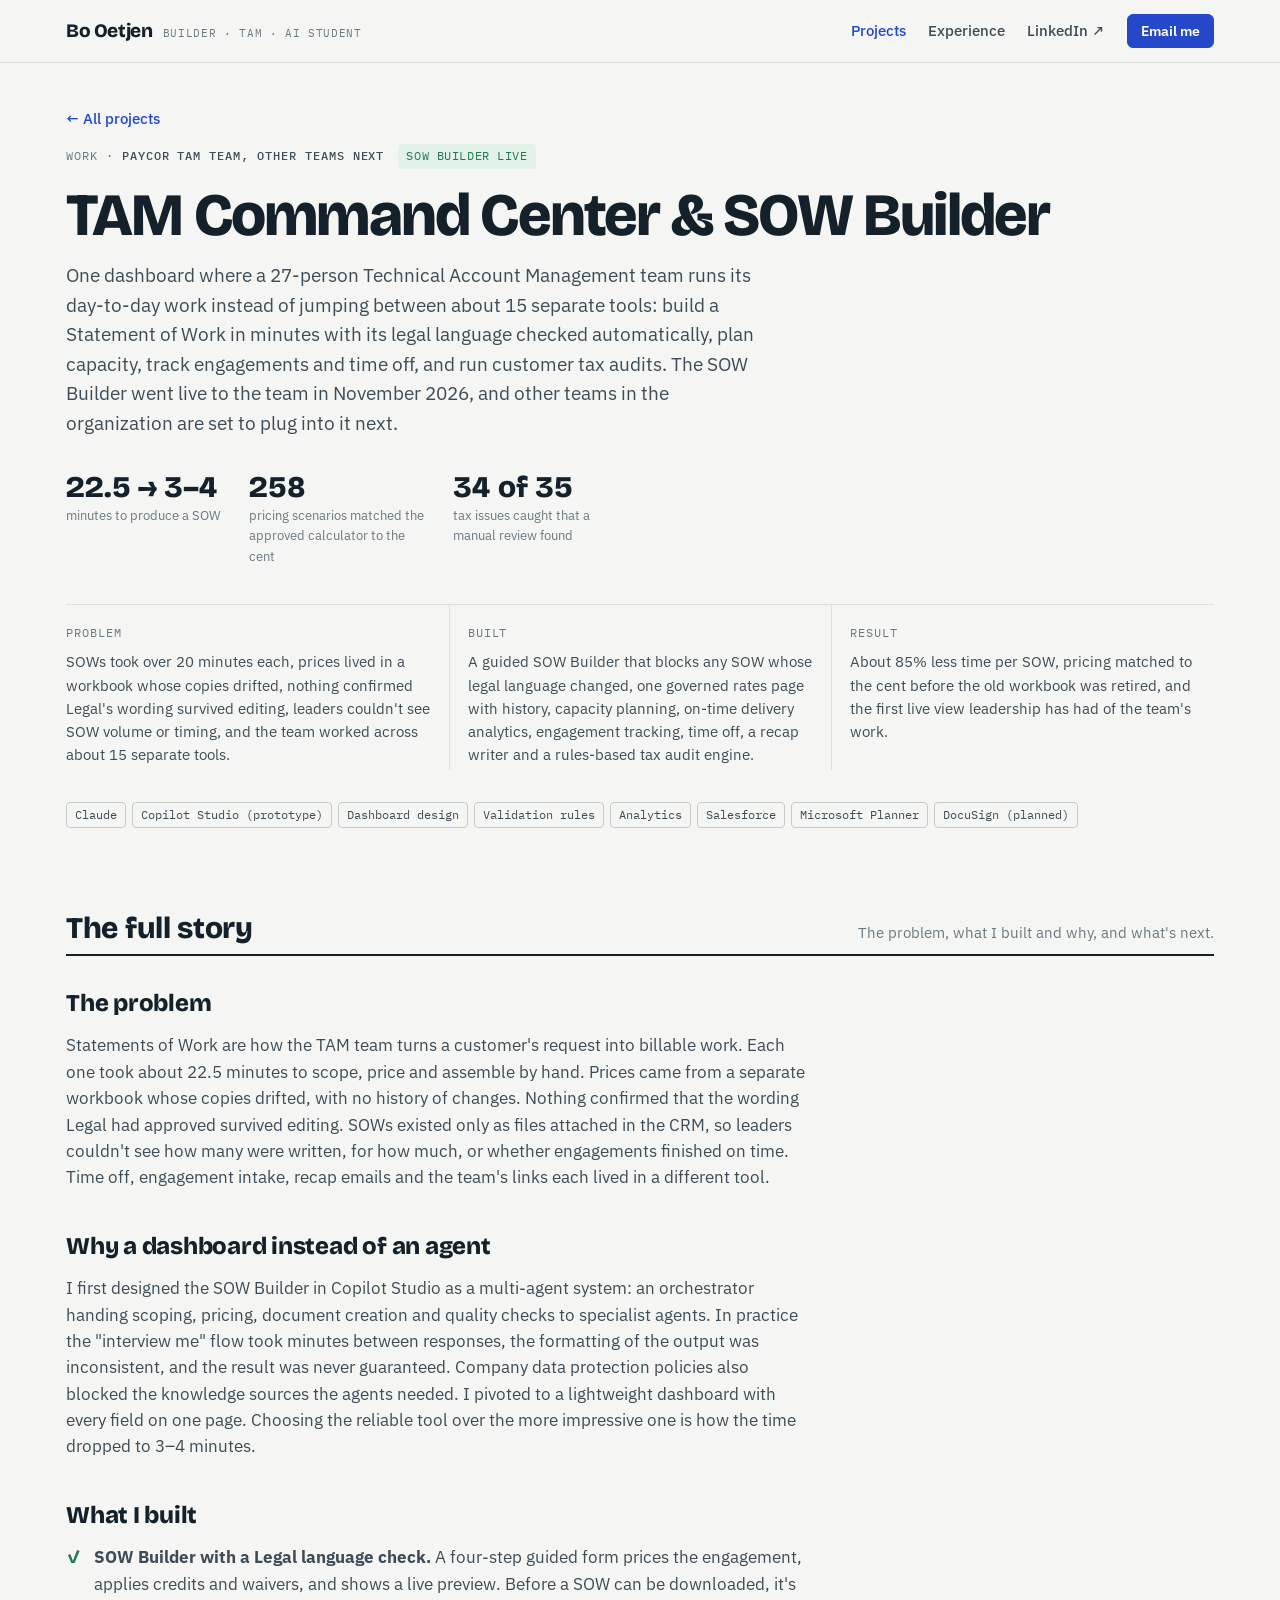
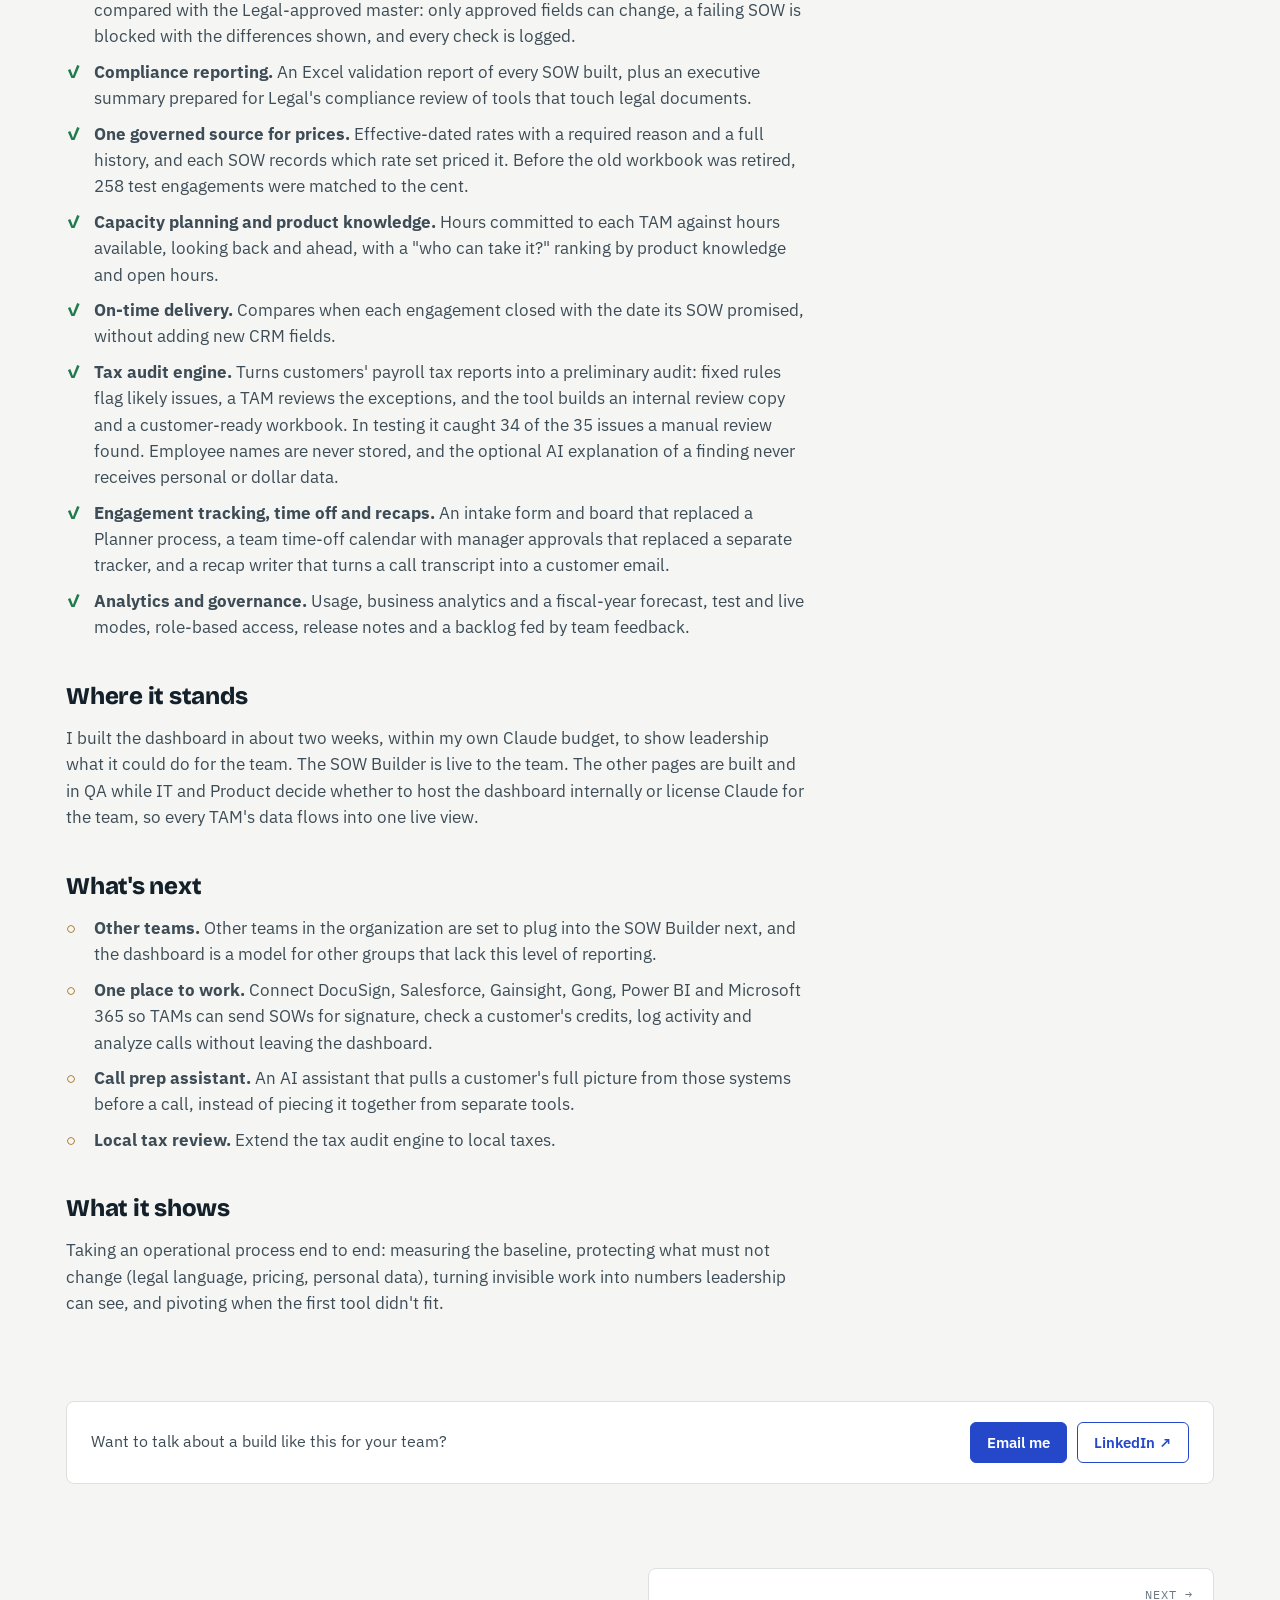
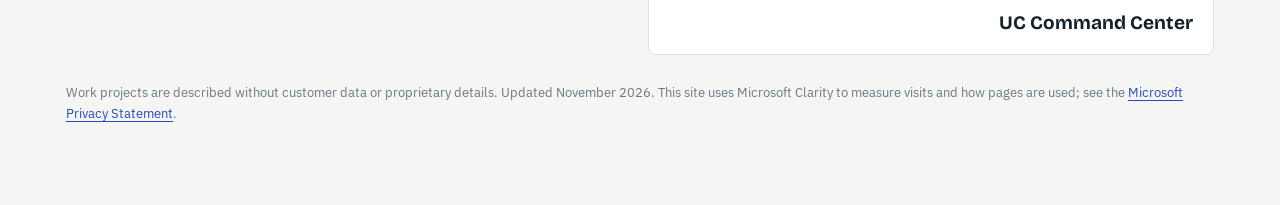
<file: projects/tam-command-center.html>
<!doctype html>
<html lang="en">
<head>
<meta charset="utf-8">
<meta name="viewport" content="width=device-width,initial-scale=1,viewport-fit=cover">
<title>TAM Command Center & SOW Builder | Bo Oetjen</title>
<meta name="description" content="One dashboard where a 27-person Technical Account Management team runs its day-to-day work instead of jumping between about 15 separate tools: build a Statement of Work in minutes with its legal langu">
<meta property="og:type" content="website">
<meta property="og:title" content="TAM Command Center & SOW Builder | Bo Oetjen">
<meta property="og:description" content="One dashboard where a 27-person Technical Account Management team runs its day-to-day work instead of jumping between about 15 separate tools: build a Statement of Work in minutes with its legal langu">
<meta property="og:image" content="https://bo-oetjen.com/og-image.png">
<meta name="twitter:card" content="summary_large_image">
<link rel="preconnect" href="https://fonts.googleapis.com">
<link rel="preconnect" href="https://fonts.gstatic.com" crossorigin>
<link rel="stylesheet" href="https://fonts.googleapis.com/css2?family=Bricolage+Grotesque:opsz,wght@12..96,500;12..96,700;12..96,800&family=IBM+Plex+Sans:ital,wght@0,400;0,500;0,600;1,400&family=IBM+Plex+Mono:wght@400;500&display=swap">
<link rel="stylesheet" href="../site.css">
</head>
<body style="margin:0">
<header class="topbar"><div class="wrap">
  <a class="tb-mark" href="../index.html">Bo Oetjen<small>Builder · TAM · AI student</small></a>
  <nav class="tb-links" aria-label="Site">
    <a class="tl" aria-current="page" href="../index.html#projects">Projects</a>
    <a class="tl hide-sm" href="../index.html#experience">Experience</a>
    <a class="tl hide-sm" href="https://www.linkedin.com/in/bo-oetjen" target="_blank" rel="noopener">LinkedIn ↗</a>
    <a class="btn sm" href="mailto:bo.oetjen@gmail.com?subject=Hello%20from%20your%20portfolio" data-ev="clicked_email">Email me</a>
  </nav>
</div></header>
<div class="wrap">
  <main class="page">
    <section class="ph" id="top">
      <div class="crumb"><a href="../index.html#projects">← All projects</a></div>
      <div class="e-top"><span class="label">Work · <b>Paycor TAM team, other teams next</b></span><span class="tag live">SOW Builder live</span></div>
      <h1>TAM Command Center &amp; SOW Builder</h1>
      <p class="sum">One dashboard where a 27-person Technical Account Management team runs its day-to-day work instead of jumping between about 15 separate tools: build a Statement of Work in minutes with its legal language checked automatically, plan capacity, track engagements and time off, and run customer tax audits. The SOW Builder went live to the team in November 2026, and other teams in the organization are set to plug into it next.</p>
      
      <div class="stats">
<div class="stat"><b>22.5 → 3–4</b><span>minutes to produce a SOW</span></div>
<div class="stat"><b>258</b><span>pricing scenarios matched the approved calculator to the cent</span></div>
<div class="stat"><b>34 of 35</b><span>tax issues caught that a manual review found</span></div>
</div>
      <div class="spec">
<div><span class="label">Problem</span><p>SOWs took over 20 minutes each, prices lived in a workbook whose copies drifted, nothing confirmed Legal's wording survived editing, leaders couldn't see SOW volume or timing, and the team worked across about 15 separate tools.</p></div>
<div><span class="label">Built</span><p>A guided SOW Builder that blocks any SOW whose legal language changed, one governed rates page with history, capacity planning, on-time delivery analytics, engagement tracking, time off, a recap writer and a rules-based tax audit engine.</p></div>
<div><span class="label">Result</span><p>About 85% less time per SOW, pricing matched to the cent before the old workbook was retired, and the first live view leadership has had of the team's work.</p></div>
</div>
      <div class="tools"><span>Claude</span><span>Copilot Studio (prototype)</span><span>Dashboard design</span><span>Validation rules</span><span>Analytics</span><span>Salesforce</span><span>Microsoft Planner</span><span>DocuSign (planned)</span></div>
    </section>
    <section id="story">
      <div class="sec-head"><h2>The full story</h2><p>The problem, what I built and why, and what's next.</p></div>
      <article class="story"><div><h4>The problem</h4><p>Statements of Work are how the TAM team turns a customer's request into billable work. Each one took about 22.5 minutes to scope, price and assemble by hand. Prices came from a separate workbook whose copies drifted, with no history of changes. Nothing confirmed that the wording Legal had approved survived editing. SOWs existed only as files attached in the CRM, so leaders couldn't see how many were written, for how much, or whether engagements finished on time. Time off, engagement intake, recap emails and the team's links each lived in a different tool.</p></div>
<div><h4>Why a dashboard instead of an agent</h4><p>I first designed the SOW Builder in Copilot Studio as a multi-agent system: an orchestrator handing scoping, pricing, document creation and quality checks to specialist agents. In practice the "interview me" flow took minutes between responses, the formatting of the output was inconsistent, and the result was never guaranteed. Company data protection policies also blocked the knowledge sources the agents needed. I pivoted to a lightweight dashboard with every field on one page. Choosing the reliable tool over the more impressive one is how the time dropped to 3–4 minutes.</p></div>
<div><h4>What I built</h4>
<ul class="checks">
<li><span><b>SOW Builder with a Legal language check.</b> A four-step guided form prices the engagement, applies credits and waivers, and shows a live preview. Before a SOW can be downloaded, it's compared with the Legal-approved master: only approved fields can change, a failing SOW is blocked with the differences shown, and every check is logged.</span></li>
<li><span><b>Compliance reporting.</b> An Excel validation report of every SOW built, plus an executive summary prepared for Legal's compliance review of tools that touch legal documents.</span></li>
<li><span><b>One governed source for prices.</b> Effective-dated rates with a required reason and a full history, and each SOW records which rate set priced it. Before the old workbook was retired, 258 test engagements were matched to the cent.</span></li>
<li><span><b>Capacity planning and product knowledge.</b> Hours committed to each TAM against hours available, looking back and ahead, with a "who can take it?" ranking by product knowledge and open hours.</span></li>
<li><span><b>On-time delivery.</b> Compares when each engagement closed with the date its SOW promised, without adding new CRM fields.</span></li>
<li><span><b>Tax audit engine.</b> Turns customers' payroll tax reports into a preliminary audit: fixed rules flag likely issues, a TAM reviews the exceptions, and the tool builds an internal review copy and a customer-ready workbook. In testing it caught 34 of the 35 issues a manual review found. Employee names are never stored, and the optional AI explanation of a finding never receives personal or dollar data.</span></li>
<li><span><b>Engagement tracking, time off and recaps.</b> An intake form and board that replaced a Planner process, a team time-off calendar with manager approvals that replaced a separate tracker, and a recap writer that turns a call transcript into a customer email.</span></li>
<li><span><b>Analytics and governance.</b> Usage, business analytics and a fiscal-year forecast, test and live modes, role-based access, release notes and a backlog fed by team feedback.</span></li>
</ul>
</div>
<div><h4>Where it stands</h4><p>I built the dashboard in about two weeks, within my own Claude budget, to show leadership what it could do for the team. The SOW Builder is live to the team. The other pages are built and in QA while IT and Product decide whether to host the dashboard internally or license Claude for the team, so every TAM's data flows into one live view.</p></div>
<div><h4>What's next</h4>
<ul class="checks road">
<li><span><b>Other teams.</b> Other teams in the organization are set to plug into the SOW Builder next, and the dashboard is a model for other groups that lack this level of reporting.</span></li>
<li><span><b>One place to work.</b> Connect DocuSign, Salesforce, Gainsight, Gong, Power BI and Microsoft 365 so TAMs can send SOWs for signature, check a customer's credits, log activity and analyze calls without leaving the dashboard.</span></li>
<li><span><b>Call prep assistant.</b> An AI assistant that pulls a customer's full picture from those systems before a call, instead of piecing it together from separate tools.</span></li>
<li><span><b>Local tax review.</b> Extend the tax audit engine to local taxes.</span></li>
</ul>
</div>
<div><h4>What it shows</h4><p>Taking an operational process end to end: measuring the baseline, protecting what must not change (legal language, pricing, personal data), turning invisible work into numbers leadership can see, and pivoting when the first tool didn't fit.</p></div></article>
    </section>
    <div class="cta-band"><p>Want to talk about a build like this for your team?</p><div><a class="btn" href="mailto:bo.oetjen@gmail.com?subject=Hello%20from%20your%20portfolio" data-ev="clicked_email">Email me</a><a class="btn ghost" href="https://www.linkedin.com/in/bo-oetjen" target="_blank" rel="noopener">LinkedIn ↗</a></div></div>
    <nav class="pager" aria-label="More projects"><a class="nx" href="uc-command-center.html"><span class="label">Next →</span><b>UC Command Center</b></a></nav>
    <p class="foot" style="margin-top:-56px">Work projects are described without customer data or proprietary details. Updated November 2026. This site uses Microsoft Clarity to measure visits and how pages are used; see the <a href="https://privacy.microsoft.com/privacystatement" target="_blank" rel="noopener">Microsoft Privacy Statement</a>.</p>
  </main>
</div>

<script>
(function(){
  var btn=document.getElementById('copy-email'); if(!btn) return;
  btn.addEventListener('click',function(){
    var t=document.getElementById('email').textContent;
    var done=function(){btn.textContent='Copied';setTimeout(function(){btn.textContent='Copy';},1600);};
    var fallback=function(){var r=document.createRange();r.selectNodeContents(document.getElementById('email'));var s=getSelection();s.removeAllRanges();s.addRange(r);btn.textContent='Selected';};
    try{navigator.clipboard.writeText(t).then(done,fallback);}catch(e){fallback();}
  });
})();
</script>
<script>
/* Visitor analytics (Microsoft Clarity). Runs only on bo-oetjen.com, so previews don't count. */
(function(){
  if (!/(^|\.)bo-oetjen\.com$/.test(location.hostname)) return;
  var CLARITY_ID = "za47opgtk4";
  (function(c,l,a,r,i,t,y){c[a]=c[a]||function(){(c[a].q=c[a].q||[]).push(arguments)};t=l.createElement(r);t.async=1;t.src="https://www.clarity.ms/tag/"+i;y=l.getElementsByTagName(r)[0];y.parentNode.insertBefore(t,y);})(window,document,"clarity","script",CLARITY_ID);
  var cl = function(){ try { window.clarity.apply(null, arguments); } catch(e){} };
  cl("set", "page", "tam-command-center");
  // Where the visit came from: ?utm_source=linkedin, remembered across pages of the same visit
  var q = new URLSearchParams(location.search), ss = {};
  try { ss = JSON.parse(sessionStorage.getItem("bo_src") || "{}"); } catch(e){}
  var src = q.get("utm_source") || q.get("src") || ss.source;
  if (!src && document.referrer && document.referrer.indexOf(location.hostname) < 0) { try { src = new URL(document.referrer).hostname.replace(/^www\./,""); } catch(e){} }
  var camp = q.get("utm_campaign") || ss.campaign;
  try { sessionStorage.setItem("bo_src", JSON.stringify({source: src, campaign: camp})); } catch(e){}
  cl("set", "source", src || "direct");
  if (camp) cl("set", "campaign", camp);
  // Time on this page
  var t0 = Date.now(), sent = false;
  function bucket(ms){ var s = ms/1000; return s < 5 ? "0-5s" : s < 15 ? "5-15s" : s < 30 ? "15-30s" : s < 60 ? "30-60s" : s < 180 ? "1-3min" : "3min+"; }
  function report(){ if (sent) return; sent = true; cl("set", "time_tam-command-center", bucket(Date.now() - t0)); }
  document.addEventListener("visibilitychange", function(){ if (document.hidden) report(); });
  window.addEventListener("pagehide", report);
  // What people click
  document.querySelectorAll("[data-ev]").forEach(function(a){ a.addEventListener("click", function(){ cl("event", a.getAttribute("data-ev")); }); });
  document.querySelectorAll('a[href*="linkedin.com"]').forEach(function(a){ a.addEventListener("click", function(){ cl("event", "clicked_linkedin"); }); });
  document.querySelectorAll('a[href*="github.com"]').forEach(function(a){ a.addEventListener("click", function(){ cl("event", "clicked_github"); }); });
  var cb = document.getElementById("copy-email");
  if (cb) cb.addEventListener("click", function(){ cl("event", "copied_email"); });
})();
</script>
</body>
</html>
</file>
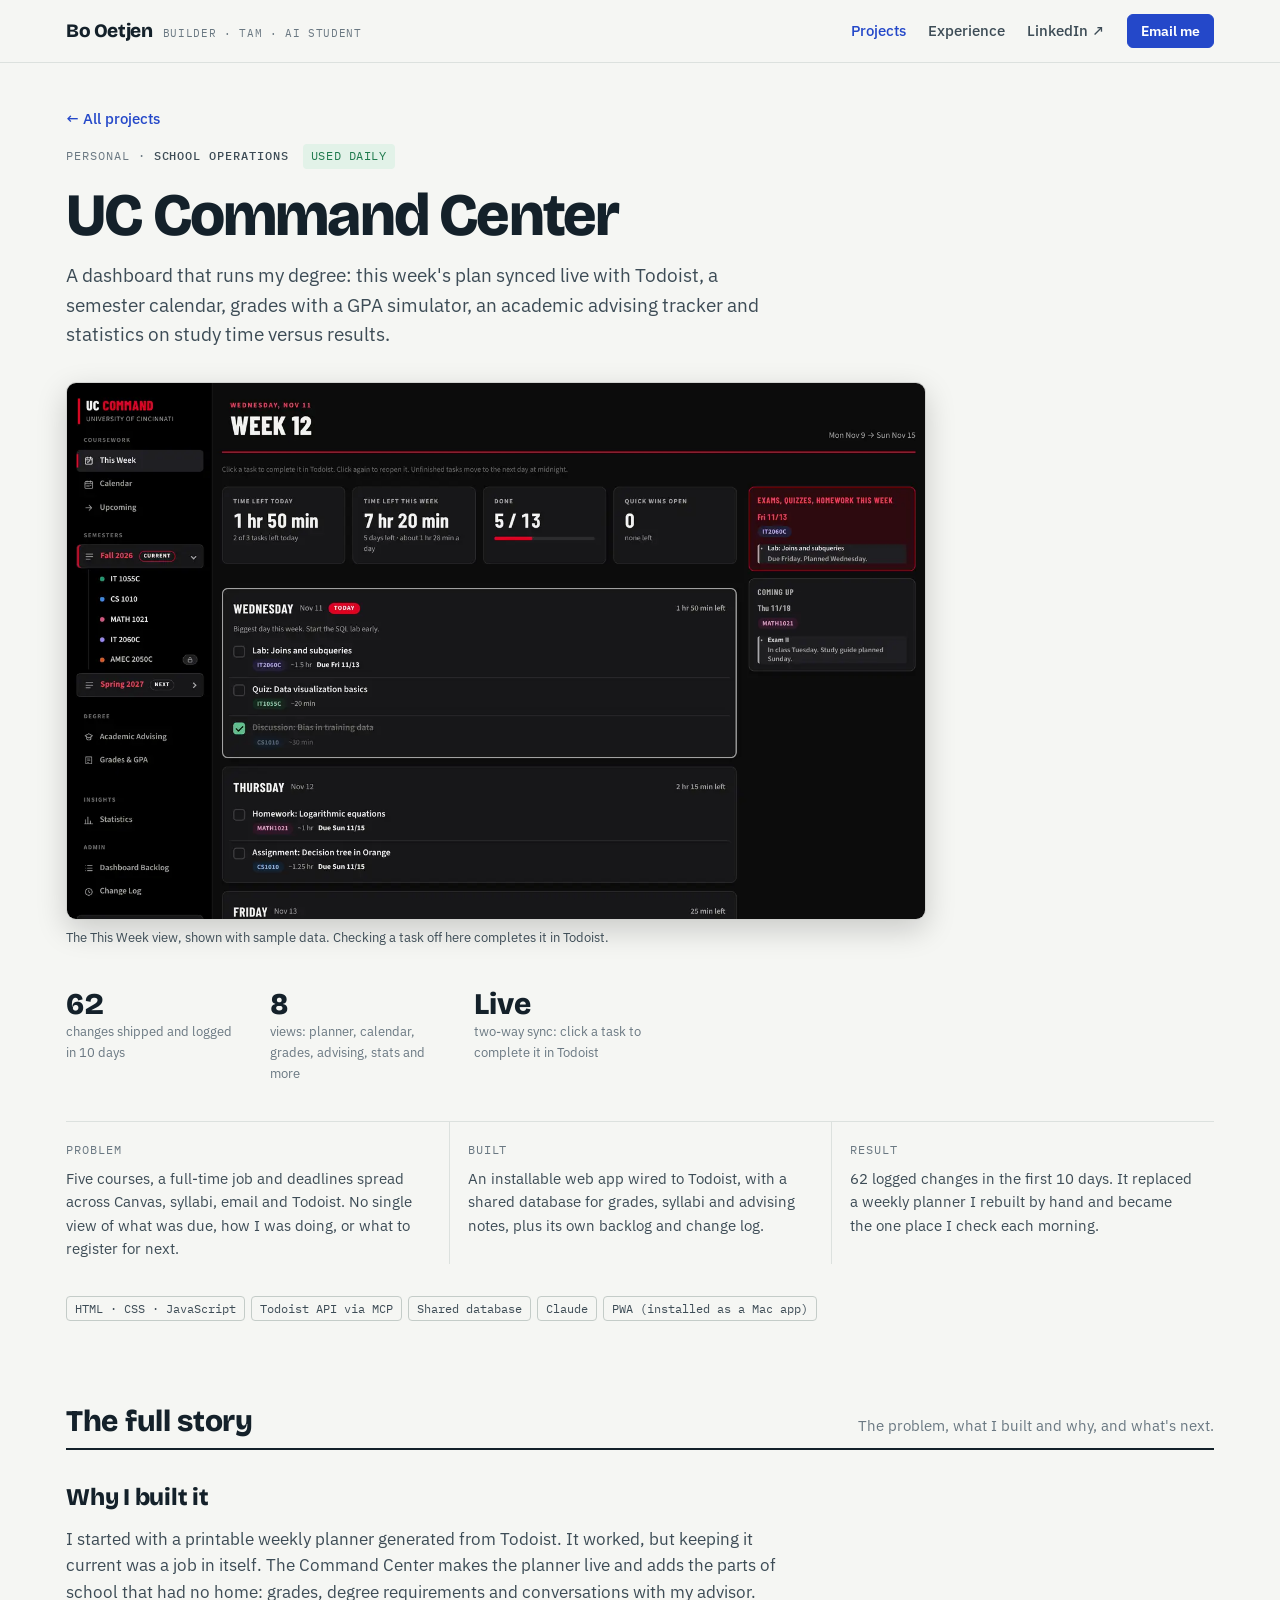
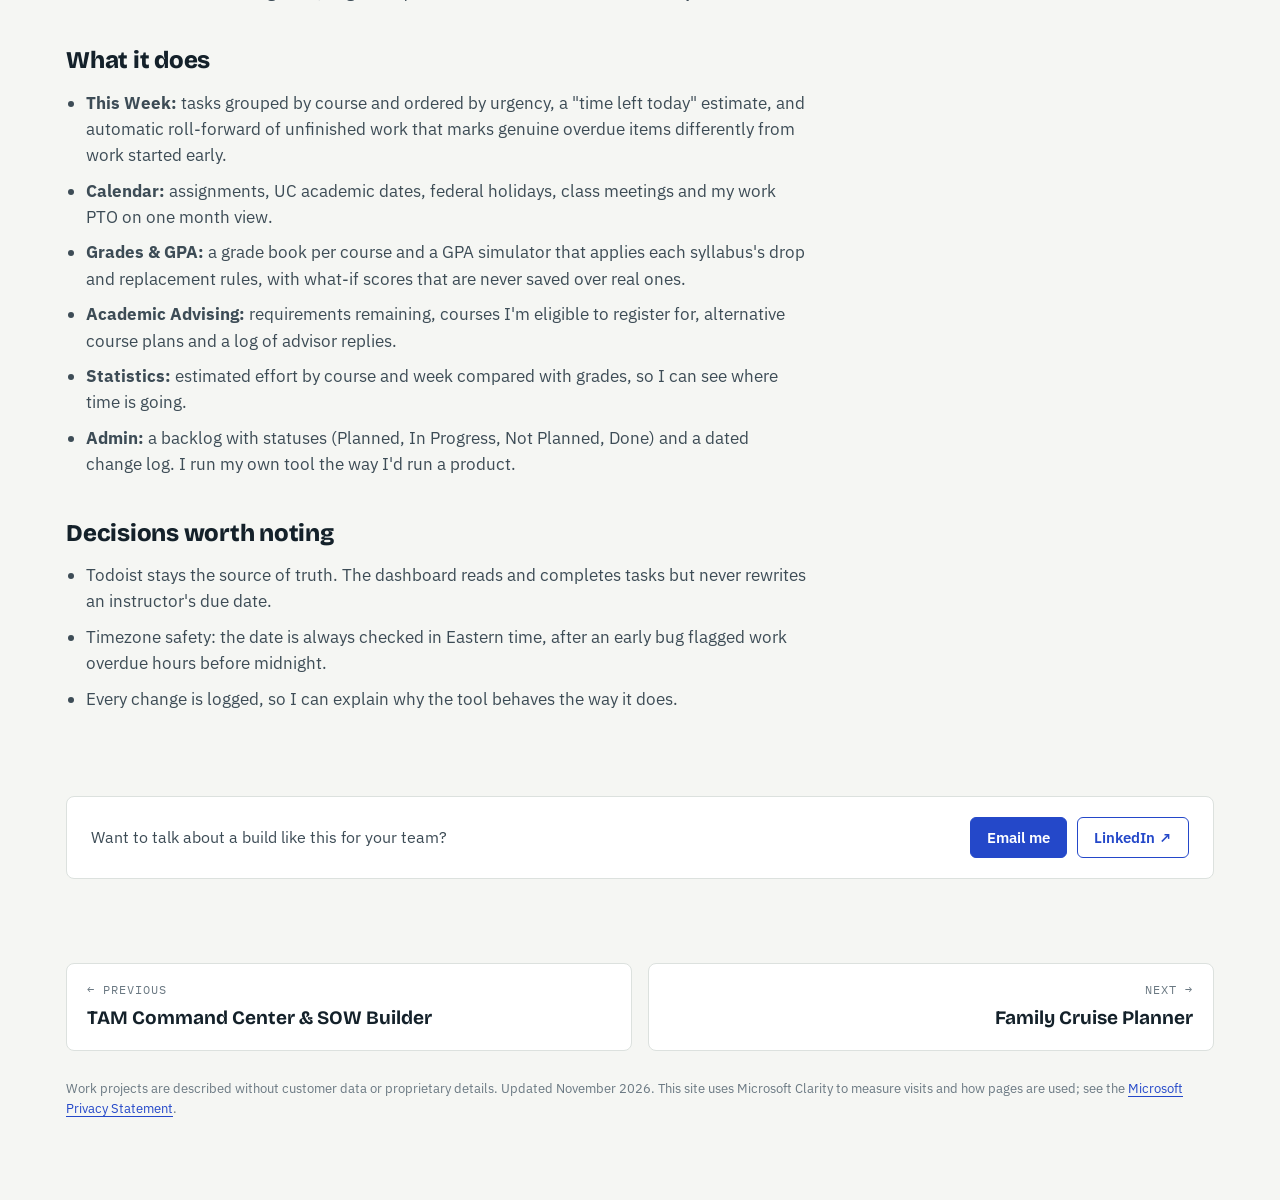
<file: projects/uc-command-center.html>
<!doctype html>
<html lang="en">
<head>
<meta charset="utf-8">
<meta name="viewport" content="width=device-width,initial-scale=1,viewport-fit=cover">
<title>UC Command Center | Bo Oetjen</title>
<meta name="description" content="A dashboard that runs my degree: this week's plan synced live with Todoist, a semester calendar, grades with a GPA simulator, an academic advising tracker and statistics on study time versus results.">
<meta property="og:type" content="website">
<meta property="og:title" content="UC Command Center | Bo Oetjen">
<meta property="og:description" content="A dashboard that runs my degree: this week's plan synced live with Todoist, a semester calendar, grades with a GPA simulator, an academic advising tracker and statistics on study time versus results.">
<meta property="og:image" content="https://bo-oetjen.com/og-uc.jpg">
<meta name="twitter:card" content="summary_large_image">
<link rel="preconnect" href="https://fonts.googleapis.com">
<link rel="preconnect" href="https://fonts.gstatic.com" crossorigin>
<link rel="stylesheet" href="https://fonts.googleapis.com/css2?family=Bricolage+Grotesque:opsz,wght@12..96,500;12..96,700;12..96,800&family=IBM+Plex+Sans:ital,wght@0,400;0,500;0,600;1,400&family=IBM+Plex+Mono:wght@400;500&display=swap">
<link rel="stylesheet" href="../site.css">
</head>
<body style="margin:0">
<header class="topbar"><div class="wrap">
  <a class="tb-mark" href="../index.html">Bo Oetjen<small>Builder · TAM · AI student</small></a>
  <nav class="tb-links" aria-label="Site">
    <a class="tl" aria-current="page" href="../index.html#projects">Projects</a>
    <a class="tl hide-sm" href="../index.html#experience">Experience</a>
    <a class="tl hide-sm" href="https://www.linkedin.com/in/bo-oetjen" target="_blank" rel="noopener">LinkedIn ↗</a>
    <a class="btn sm" href="mailto:bo.oetjen@gmail.com?subject=Hello%20from%20your%20portfolio" data-ev="clicked_email">Email me</a>
  </nav>
</div></header>
<div class="wrap">
  <main class="page">
    <section class="ph" id="top">
      <div class="crumb"><a href="../index.html#projects">← All projects</a></div>
      <div class="e-top"><span class="label">Personal · <b>School operations</b></span><span class="tag live">Used daily</span></div>
      <h1>UC Command Center</h1>
      <p class="sum">A dashboard that runs my degree: this week's plan synced live with Todoist, a semester calendar, grades with a GPA simulator, an academic advising tracker and statistics on study time versus results.</p>
      <figure class="shot"><img alt="UC Command Center weekly planner: tasks by day with course tags and time estimates, summary tiles for time left and tasks done, and a sidebar of upcoming quizzes and exams." height="900" loading="lazy" src="../uc-command-center.webp" width="1440"/><figcaption>The This Week view, shown with sample data. Checking a task off here completes it in Todoist.</figcaption></figure>
      <div class="stats">
<div class="stat"><b>62</b><span>changes shipped and logged in 10 days</span></div>
<div class="stat"><b>8</b><span>views: planner, calendar, grades, advising, stats and more</span></div>
<div class="stat"><b>Live</b><span>two-way sync: click a task to complete it in Todoist</span></div>
</div>
      <div class="spec">
<div><span class="label">Problem</span><p>Five courses, a full-time job and deadlines spread across Canvas, syllabi, email and Todoist. No single view of what was due, how I was doing, or what to register for next.</p></div>
<div><span class="label">Built</span><p>An installable web app wired to Todoist, with a shared database for grades, syllabi and advising notes, plus its own backlog and change log.</p></div>
<div><span class="label">Result</span><p>62 logged changes in the first 10 days. It replaced a weekly planner I rebuilt by hand and became the one place I check each morning.</p></div>
</div>
      <div class="tools"><span>HTML · CSS · JavaScript</span><span>Todoist API via MCP</span><span>Shared database</span><span>Claude</span><span>PWA (installed as a Mac app)</span></div>
    </section>
    <section id="story">
      <div class="sec-head"><h2>The full story</h2><p>The problem, what I built and why, and what's next.</p></div>
      <article class="story"><div><h4>Why I built it</h4><p>I started with a printable weekly planner generated from Todoist. It worked, but keeping it current was a job in itself. The Command Center makes the planner live and adds the parts of school that had no home: grades, degree requirements and conversations with my advisor.</p></div>
<div><h4>What it does</h4>
<ul>
<li><b>This Week:</b> tasks grouped by course and ordered by urgency, a "time left today" estimate, and automatic roll-forward of unfinished work that marks genuine overdue items differently from work started early.</li>
<li><b>Calendar:</b> assignments, UC academic dates, federal holidays, class meetings and my work PTO on one month view.</li>
<li><b>Grades &amp; GPA:</b> a grade book per course and a GPA simulator that applies each syllabus's drop and replacement rules, with what-if scores that are never saved over real ones.</li>
<li><b>Academic Advising:</b> requirements remaining, courses I'm eligible to register for, alternative course plans and a log of advisor replies.</li>
<li><b>Statistics:</b> estimated effort by course and week compared with grades, so I can see where time is going.</li>
<li><b>Admin:</b> a backlog with statuses (Planned, In Progress, Not Planned, Done) and a dated change log. I run my own tool the way I'd run a product.</li>
</ul>
</div>
<div><h4>Decisions worth noting</h4>
<ul>
<li>Todoist stays the source of truth. The dashboard reads and completes tasks but never rewrites an instructor's due date.</li>
<li>Timezone safety: the date is always checked in Eastern time, after an early bug flagged work overdue hours before midnight.</li>
<li>Every change is logged, so I can explain why the tool behaves the way it does.</li>
</ul>
</div></article>
    </section>
    <div class="cta-band"><p>Want to talk about a build like this for your team?</p><div><a class="btn" href="mailto:bo.oetjen@gmail.com?subject=Hello%20from%20your%20portfolio" data-ev="clicked_email">Email me</a><a class="btn ghost" href="https://www.linkedin.com/in/bo-oetjen" target="_blank" rel="noopener">LinkedIn ↗</a></div></div>
    <nav class="pager" aria-label="More projects"><a href="tam-command-center.html"><span class="label">← Previous</span><b>TAM Command Center &amp; SOW Builder</b></a><a class="nx" href="family-cruise-planner.html"><span class="label">Next →</span><b>Family Cruise Planner</b></a></nav>
    <p class="foot" style="margin-top:-56px">Work projects are described without customer data or proprietary details. Updated November 2026. This site uses Microsoft Clarity to measure visits and how pages are used; see the <a href="https://privacy.microsoft.com/privacystatement" target="_blank" rel="noopener">Microsoft Privacy Statement</a>.</p>
  </main>
</div>

<script>
(function(){
  var btn=document.getElementById('copy-email'); if(!btn) return;
  btn.addEventListener('click',function(){
    var t=document.getElementById('email').textContent;
    var done=function(){btn.textContent='Copied';setTimeout(function(){btn.textContent='Copy';},1600);};
    var fallback=function(){var r=document.createRange();r.selectNodeContents(document.getElementById('email'));var s=getSelection();s.removeAllRanges();s.addRange(r);btn.textContent='Selected';};
    try{navigator.clipboard.writeText(t).then(done,fallback);}catch(e){fallback();}
  });
})();
</script>
<script>
/* Visitor analytics (Microsoft Clarity). Runs only on bo-oetjen.com, so previews don't count. */
(function(){
  if (!/(^|\.)bo-oetjen\.com$/.test(location.hostname)) return;
  var CLARITY_ID = "za47opgtk4";
  (function(c,l,a,r,i,t,y){c[a]=c[a]||function(){(c[a].q=c[a].q||[]).push(arguments)};t=l.createElement(r);t.async=1;t.src="https://www.clarity.ms/tag/"+i;y=l.getElementsByTagName(r)[0];y.parentNode.insertBefore(t,y);})(window,document,"clarity","script",CLARITY_ID);
  var cl = function(){ try { window.clarity.apply(null, arguments); } catch(e){} };
  cl("set", "page", "uc-command-center");
  // Where the visit came from: ?utm_source=linkedin, remembered across pages of the same visit
  var q = new URLSearchParams(location.search), ss = {};
  try { ss = JSON.parse(sessionStorage.getItem("bo_src") || "{}"); } catch(e){}
  var src = q.get("utm_source") || q.get("src") || ss.source;
  if (!src && document.referrer && document.referrer.indexOf(location.hostname) < 0) { try { src = new URL(document.referrer).hostname.replace(/^www\./,""); } catch(e){} }
  var camp = q.get("utm_campaign") || ss.campaign;
  try { sessionStorage.setItem("bo_src", JSON.stringify({source: src, campaign: camp})); } catch(e){}
  cl("set", "source", src || "direct");
  if (camp) cl("set", "campaign", camp);
  // Time on this page
  var t0 = Date.now(), sent = false;
  function bucket(ms){ var s = ms/1000; return s < 5 ? "0-5s" : s < 15 ? "5-15s" : s < 30 ? "15-30s" : s < 60 ? "30-60s" : s < 180 ? "1-3min" : "3min+"; }
  function report(){ if (sent) return; sent = true; cl("set", "time_uc-command-center", bucket(Date.now() - t0)); }
  document.addEventListener("visibilitychange", function(){ if (document.hidden) report(); });
  window.addEventListener("pagehide", report);
  // What people click
  document.querySelectorAll("[data-ev]").forEach(function(a){ a.addEventListener("click", function(){ cl("event", a.getAttribute("data-ev")); }); });
  document.querySelectorAll('a[href*="linkedin.com"]').forEach(function(a){ a.addEventListener("click", function(){ cl("event", "clicked_linkedin"); }); });
  document.querySelectorAll('a[href*="github.com"]').forEach(function(a){ a.addEventListener("click", function(){ cl("event", "clicked_github"); }); });
  var cb = document.getElementById("copy-email");
  if (cb) cb.addEventListener("click", function(){ cl("event", "copied_email"); });
})();
</script>
</body>
</html>
</file>
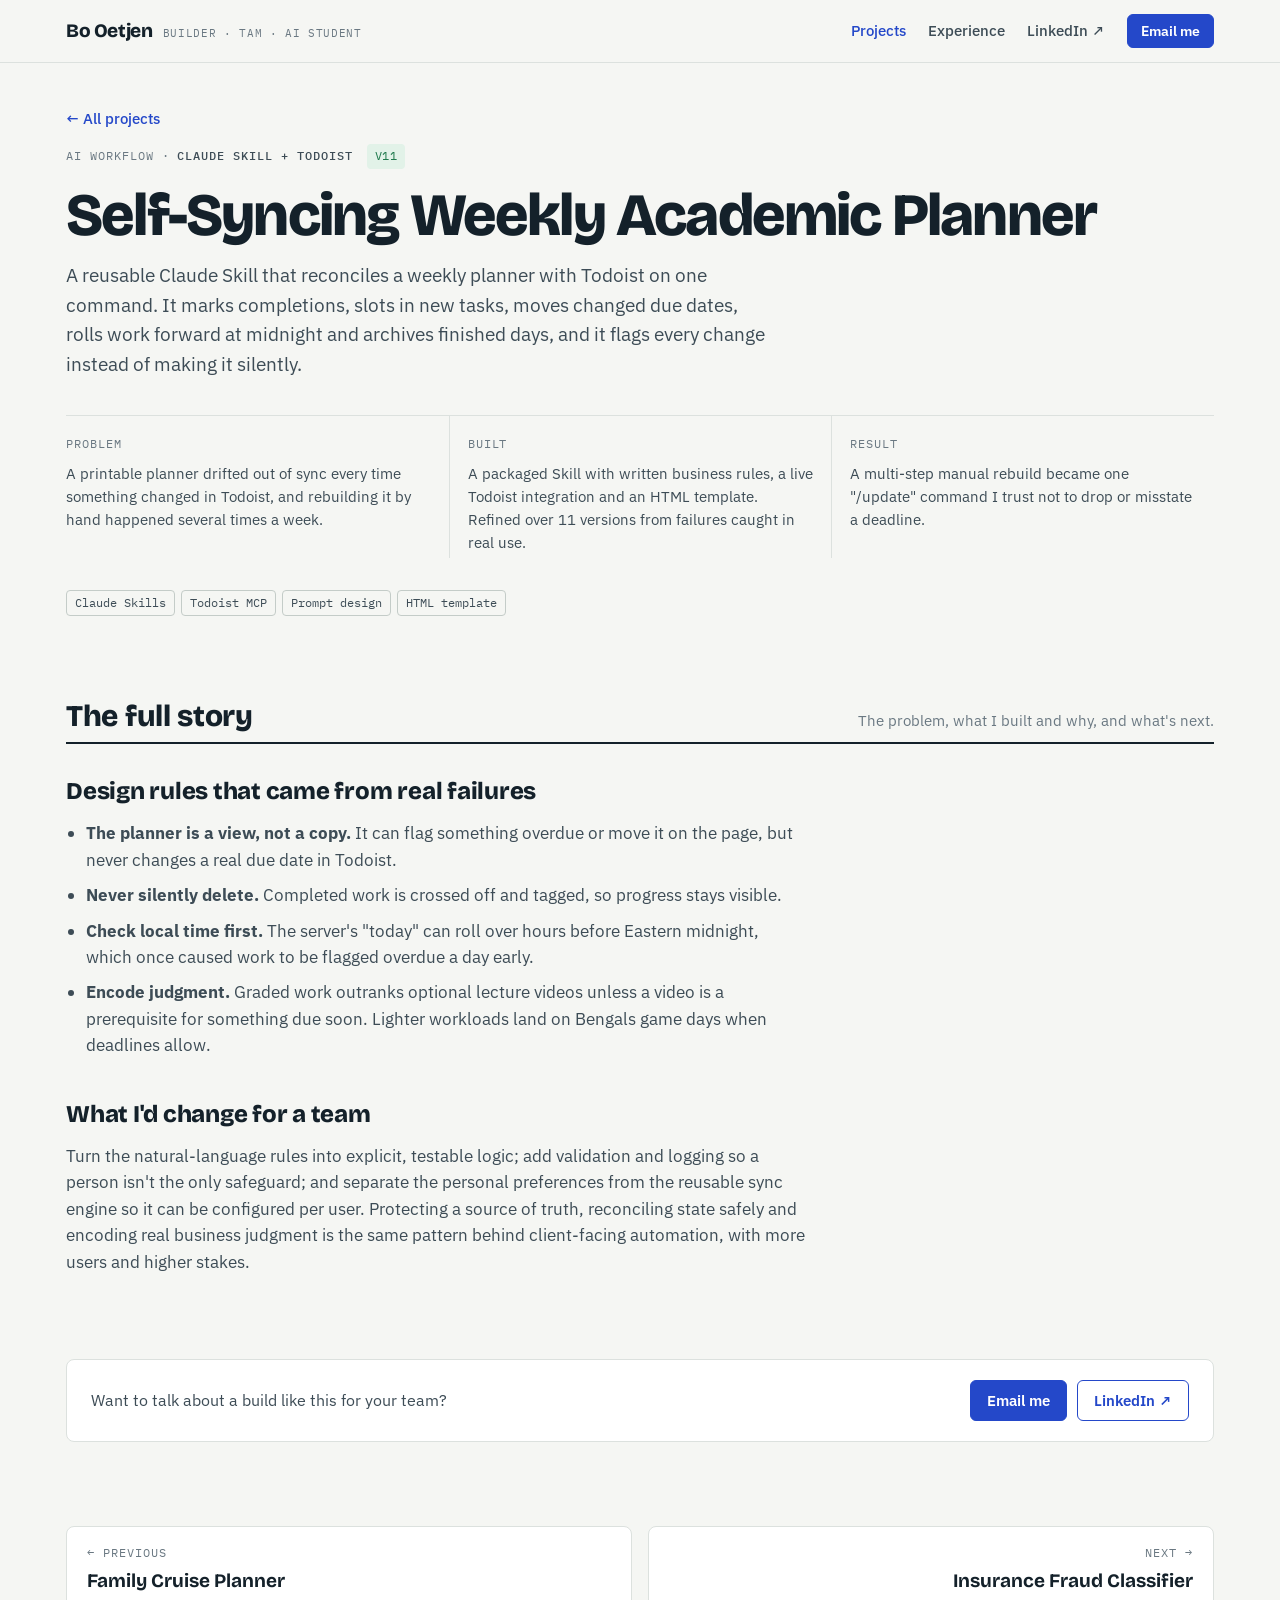
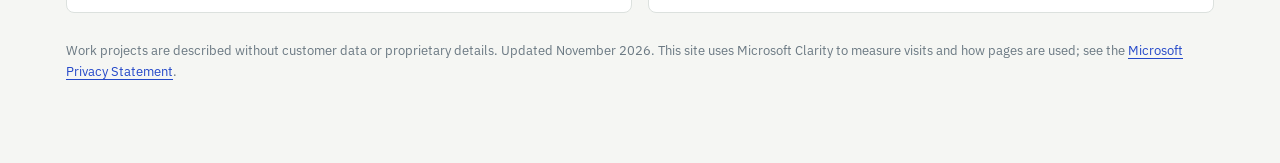
<file: projects/weekly-planner.html>
<!doctype html>
<html lang="en">
<head>
<meta charset="utf-8">
<meta name="viewport" content="width=device-width,initial-scale=1,viewport-fit=cover">
<title>Self-Syncing Weekly Academic Planner | Bo Oetjen</title>
<meta name="description" content="A reusable Claude Skill that reconciles a weekly planner with Todoist on one command. It marks completions, slots in new tasks, moves changed due dates, rolls work forward at midnight and archives fin">
<meta property="og:type" content="website">
<meta property="og:title" content="Self-Syncing Weekly Academic Planner | Bo Oetjen">
<meta property="og:description" content="A reusable Claude Skill that reconciles a weekly planner with Todoist on one command. It marks completions, slots in new tasks, moves changed due dates, rolls work forward at midnight and archives fin">
<meta property="og:image" content="https://bo-oetjen.com/og-image.png">
<meta name="twitter:card" content="summary_large_image">
<link rel="preconnect" href="https://fonts.googleapis.com">
<link rel="preconnect" href="https://fonts.gstatic.com" crossorigin>
<link rel="stylesheet" href="https://fonts.googleapis.com/css2?family=Bricolage+Grotesque:opsz,wght@12..96,500;12..96,700;12..96,800&family=IBM+Plex+Sans:ital,wght@0,400;0,500;0,600;1,400&family=IBM+Plex+Mono:wght@400;500&display=swap">
<link rel="stylesheet" href="../site.css">
</head>
<body style="margin:0">
<header class="topbar"><div class="wrap">
  <a class="tb-mark" href="../index.html">Bo Oetjen<small>Builder · TAM · AI student</small></a>
  <nav class="tb-links" aria-label="Site">
    <a class="tl" aria-current="page" href="../index.html#projects">Projects</a>
    <a class="tl hide-sm" href="../index.html#experience">Experience</a>
    <a class="tl hide-sm" href="https://www.linkedin.com/in/bo-oetjen" target="_blank" rel="noopener">LinkedIn ↗</a>
    <a class="btn sm" href="mailto:bo.oetjen@gmail.com?subject=Hello%20from%20your%20portfolio" data-ev="clicked_email">Email me</a>
  </nav>
</div></header>
<div class="wrap">
  <main class="page">
    <section class="ph" id="top">
      <div class="crumb"><a href="../index.html#projects">← All projects</a></div>
      <div class="e-top"><span class="label">AI workflow · <b>Claude Skill + Todoist</b></span><span class="tag live">v11</span></div>
      <h1>Self-Syncing Weekly Academic Planner</h1>
      <p class="sum">A reusable Claude Skill that reconciles a weekly planner with Todoist on one command. It marks completions, slots in new tasks, moves changed due dates, rolls work forward at midnight and archives finished days, and it flags every change instead of making it silently.</p>
      
      
      <div class="spec">
<div><span class="label">Problem</span><p>A printable planner drifted out of sync every time something changed in Todoist, and rebuilding it by hand happened several times a week.</p></div>
<div><span class="label">Built</span><p>A packaged Skill with written business rules, a live Todoist integration and an HTML template. Refined over 11 versions from failures caught in real use.</p></div>
<div><span class="label">Result</span><p>A multi-step manual rebuild became one "/update" command I trust not to drop or misstate a deadline.</p></div>
</div>
      <div class="tools"><span>Claude Skills</span><span>Todoist MCP</span><span>Prompt design</span><span>HTML template</span></div>
    </section>
    <section id="story">
      <div class="sec-head"><h2>The full story</h2><p>The problem, what I built and why, and what's next.</p></div>
      <article class="story"><div><h4>Design rules that came from real failures</h4>
<ul>
<li><b>The planner is a view, not a copy.</b> It can flag something overdue or move it on the page, but never changes a real due date in Todoist.</li>
<li><b>Never silently delete.</b> Completed work is crossed off and tagged, so progress stays visible.</li>
<li><b>Check local time first.</b> The server's "today" can roll over hours before Eastern midnight, which once caused work to be flagged overdue a day early.</li>
<li><b>Encode judgment.</b> Graded work outranks optional lecture videos unless a video is a prerequisite for something due soon. Lighter workloads land on Bengals game days when deadlines allow.</li>
</ul>
</div>
<div><h4>What I'd change for a team</h4><p>Turn the natural-language rules into explicit, testable logic; add validation and logging so a person isn't the only safeguard; and separate the personal preferences from the reusable sync engine so it can be configured per user. Protecting a source of truth, reconciling state safely and encoding real business judgment is the same pattern behind client-facing automation, with more users and higher stakes.</p></div></article>
    </section>
    <div class="cta-band"><p>Want to talk about a build like this for your team?</p><div><a class="btn" href="mailto:bo.oetjen@gmail.com?subject=Hello%20from%20your%20portfolio" data-ev="clicked_email">Email me</a><a class="btn ghost" href="https://www.linkedin.com/in/bo-oetjen" target="_blank" rel="noopener">LinkedIn ↗</a></div></div>
    <nav class="pager" aria-label="More projects"><a href="family-cruise-planner.html"><span class="label">← Previous</span><b>Family Cruise Planner</b></a><a class="nx" href="fraud-classifier.html"><span class="label">Next →</span><b>Insurance Fraud Classifier</b></a></nav>
    <p class="foot" style="margin-top:-56px">Work projects are described without customer data or proprietary details. Updated November 2026. This site uses Microsoft Clarity to measure visits and how pages are used; see the <a href="https://privacy.microsoft.com/privacystatement" target="_blank" rel="noopener">Microsoft Privacy Statement</a>.</p>
  </main>
</div>

<script>
(function(){
  var btn=document.getElementById('copy-email'); if(!btn) return;
  btn.addEventListener('click',function(){
    var t=document.getElementById('email').textContent;
    var done=function(){btn.textContent='Copied';setTimeout(function(){btn.textContent='Copy';},1600);};
    var fallback=function(){var r=document.createRange();r.selectNodeContents(document.getElementById('email'));var s=getSelection();s.removeAllRanges();s.addRange(r);btn.textContent='Selected';};
    try{navigator.clipboard.writeText(t).then(done,fallback);}catch(e){fallback();}
  });
})();
</script>
<script>
/* Visitor analytics (Microsoft Clarity). Runs only on bo-oetjen.com, so previews don't count. */
(function(){
  if (!/(^|\.)bo-oetjen\.com$/.test(location.hostname)) return;
  var CLARITY_ID = "za47opgtk4";
  (function(c,l,a,r,i,t,y){c[a]=c[a]||function(){(c[a].q=c[a].q||[]).push(arguments)};t=l.createElement(r);t.async=1;t.src="https://www.clarity.ms/tag/"+i;y=l.getElementsByTagName(r)[0];y.parentNode.insertBefore(t,y);})(window,document,"clarity","script",CLARITY_ID);
  var cl = function(){ try { window.clarity.apply(null, arguments); } catch(e){} };
  cl("set", "page", "weekly-planner");
  // Where the visit came from: ?utm_source=linkedin, remembered across pages of the same visit
  var q = new URLSearchParams(location.search), ss = {};
  try { ss = JSON.parse(sessionStorage.getItem("bo_src") || "{}"); } catch(e){}
  var src = q.get("utm_source") || q.get("src") || ss.source;
  if (!src && document.referrer && document.referrer.indexOf(location.hostname) < 0) { try { src = new URL(document.referrer).hostname.replace(/^www\./,""); } catch(e){} }
  var camp = q.get("utm_campaign") || ss.campaign;
  try { sessionStorage.setItem("bo_src", JSON.stringify({source: src, campaign: camp})); } catch(e){}
  cl("set", "source", src || "direct");
  if (camp) cl("set", "campaign", camp);
  // Time on this page
  var t0 = Date.now(), sent = false;
  function bucket(ms){ var s = ms/1000; return s < 5 ? "0-5s" : s < 15 ? "5-15s" : s < 30 ? "15-30s" : s < 60 ? "30-60s" : s < 180 ? "1-3min" : "3min+"; }
  function report(){ if (sent) return; sent = true; cl("set", "time_weekly-planner", bucket(Date.now() - t0)); }
  document.addEventListener("visibilitychange", function(){ if (document.hidden) report(); });
  window.addEventListener("pagehide", report);
  // What people click
  document.querySelectorAll("[data-ev]").forEach(function(a){ a.addEventListener("click", function(){ cl("event", a.getAttribute("data-ev")); }); });
  document.querySelectorAll('a[href*="linkedin.com"]').forEach(function(a){ a.addEventListener("click", function(){ cl("event", "clicked_linkedin"); }); });
  document.querySelectorAll('a[href*="github.com"]').forEach(function(a){ a.addEventListener("click", function(){ cl("event", "clicked_github"); }); });
  var cb = document.getElementById("copy-email");
  if (cb) cb.addEventListener("click", function(){ cl("event", "copied_email"); });
})();
</script>
</body>
</html>
</file>
<file: site.css>
img{max-width:100%}[hidden]{display:none!important}

/* Layout: a builder's logbook. Sticky index on the left (desktop), one long column of entries.
   Every build is filed the same way: problem, what was built, result, tools. Cobalt marks action, green marks a passed check. */
:root{
  --paper:#F5F6F3; --sheet:#FFFFFF; --ink:#14212A; --ink-2:#3D4C56; --mute:#6A7882; --rule:#DCE1DE; --rule-2:#C4CCC8;
  --cobalt:#2448C9; --cobalt-ink:#FFFFFF; --cobalt-soft:#E6ECFB;
  --pass:#1F7A4D; --pass-soft:#E2F2E8; --warn:#9A5B00; --warn-soft:#FBF0DA;
  --f-display:'Bricolage Grotesque','Avenir Next','Segoe UI',system-ui,sans-serif;
  --f-body:'IBM Plex Sans',-apple-system,'Segoe UI',Roboto,sans-serif;
  --f-mono:'IBM Plex Mono',ui-monospace,SFMono-Regular,Menlo,monospace;
}
@media (prefers-color-scheme: dark){:root:not([data-theme="light"]){
  --paper:#0E151A; --sheet:#151F26; --ink:#E8EDEA; --ink-2:#B9C4C0; --mute:#8D9A97; --rule:#24323A; --rule-2:#33444D;
  --cobalt:#8FA8FF; --cobalt-ink:#0B1433; --cobalt-soft:#1B2747;
  --pass:#7FD3A4; --pass-soft:#14301F; --warn:#F0C36A; --warn-soft:#33270F; color-scheme:dark}}
:root[data-theme="dark"]{
  --paper:#0E151A; --sheet:#151F26; --ink:#E8EDEA; --ink-2:#B9C4C0; --mute:#8D9A97; --rule:#24323A; --rule-2:#33444D;
  --cobalt:#8FA8FF; --cobalt-ink:#0B1433; --cobalt-soft:#1B2747;
  --pass:#7FD3A4; --pass-soft:#14301F; --warn:#F0C36A; --warn-soft:#33270F; color-scheme:dark}

*{box-sizing:border-box}
html{scroll-behavior:smooth}
@media (prefers-reduced-motion:reduce){html{scroll-behavior:auto}*{transition:none!important}}
body{background:var(--paper);color:var(--ink);font-family:var(--f-body);font-size:16px;line-height:1.6;margin:0}
a{color:var(--cobalt);text-underline-offset:3px}
a:hover{text-decoration-thickness:2px}
:focus-visible{outline:3px solid var(--cobalt);outline-offset:2px;border-radius:3px}
h1,h2,h3{font-family:var(--f-display);text-wrap:balance;margin:0;line-height:1.08;letter-spacing:-.01em}
p{margin:0}
.mono{font-family:var(--f-mono)}
.label{font-family:var(--f-mono);font-size:12px;letter-spacing:.08em;text-transform:uppercase;color:var(--mute)}

.wrap{max-width:1180px;margin:0 auto;padding-left:max(16px, env(safe-area-inset-left, 0px));padding-right:max(16px, env(safe-area-inset-right, 0px))}
.shell{display:grid;grid-template-columns:200px minmax(0,1fr);gap:56px;padding-block:40px 80px}

/* index */
nav.index{position:sticky;top:calc(28px + env(safe-area-inset-top, 0px));align-self:start;display:flex;flex-direction:column;gap:22px}
.mark{font-family:var(--f-display);font-weight:800;font-size:20px;letter-spacing:-.02em;color:var(--ink);text-decoration:none;line-height:1.1}
.mark span{display:block;font-family:var(--f-mono);font-weight:400;font-size:11.5px;letter-spacing:.06em;text-transform:uppercase;color:var(--mute);margin-top:6px}
nav.index ol{list-style:none;margin:0;padding:0;display:flex;flex-direction:column;gap:2px;border-left:1px solid var(--rule)}
nav.index a.nl{display:block;padding:5px 0 5px 14px;margin-left:-1px;border-left:2px solid transparent;color:var(--ink-2);text-decoration:none;font-size:14.5px;font-weight:500}
nav.index a.nl:hover{color:var(--ink);border-left-color:var(--rule-2)}
nav.index a.nl.on{color:var(--cobalt);border-left-color:var(--cobalt)}
.side-contact{display:flex;flex-direction:column;gap:6px;font-size:13.5px}
.side-contact a{color:var(--ink-2);text-decoration:none}
.side-contact a:hover{color:var(--cobalt)}

main{min-width:0;display:flex;flex-direction:column;gap:88px}
section{scroll-margin-top:24px}
.sec-head{display:flex;align-items:baseline;justify-content:space-between;gap:16px;flex-wrap:wrap;border-bottom:2px solid var(--ink);padding-bottom:10px;margin-bottom:28px}
.sec-head h2{font-size:30px;font-weight:800}
.sec-head p{color:var(--mute);font-size:14.5px;max-width:52ch}

/* hero */
.hero{display:grid;grid-template-columns:minmax(0,1fr) 220px;gap:40px;align-items:start}
.hero .kicker{display:flex;gap:10px;flex-wrap:wrap;align-items:center}
.status{display:inline-flex;align-items:center;gap:8px;font-family:var(--f-mono);font-size:12px;letter-spacing:.06em;text-transform:uppercase;color:var(--pass);background:var(--pass-soft);border-radius:4px;padding:4px 10px}
.status::before{content:"";width:7px;height:7px;border-radius:50%;background:var(--pass)}
.hero h1{font-size:clamp(40px,6.4vw,74px);font-weight:800;margin-top:18px;letter-spacing:-.03em}
.hero h1 em{font-style:normal;color:var(--cobalt)}
.hero .lede{font-size:19px;color:var(--ink-2);max-width:60ch;margin-top:22px;line-height:1.55}
.hero .meta{display:flex;flex-wrap:wrap;gap:8px 22px;margin-top:22px;font-size:14.5px;color:var(--ink-2)}
.hero .meta b{font-weight:600;color:var(--ink)}
.portrait{width:100%;max-width:220px;aspect-ratio:1;object-fit:cover;border-radius:6px;display:block;filter:saturate(.92)}
.cta-row{display:flex;flex-wrap:wrap;gap:10px;margin-top:28px}
.btn{display:inline-flex;align-items:center;gap:8px;font:600 15px var(--f-body);border-radius:6px;padding:10px 16px;text-decoration:none;cursor:pointer;border:1.5px solid var(--cobalt);background:var(--cobalt);color:var(--cobalt-ink)}
.btn:hover{filter:brightness(1.08)}
.btn.ghost{background:transparent;color:var(--cobalt)}
.btn.ghost:hover{background:var(--cobalt-soft);filter:none}

/* time ledger: the signature detail */
.ledger{margin-top:44px;background:var(--sheet);border:1px solid var(--rule);border-radius:8px;padding:22px 24px;display:grid;grid-template-columns:minmax(0,1fr) auto;gap:18px 28px;align-items:center}
.ledger .lt{display:flex;flex-direction:column;gap:4px}
.ledger h3{font-size:19px;font-weight:700}
.ledger p{font-size:14.5px;color:var(--ink-2)}
.bars{grid-column:1/-1;display:flex;flex-direction:column;gap:10px}
.barrow{display:grid;grid-template-columns:118px minmax(0,1fr) 92px;gap:12px;align-items:center;font-size:14px}
.barrow .who{color:var(--ink-2)}
.track{height:16px;background:var(--paper);border-radius:3px;overflow:hidden}
.fill{height:100%;border-radius:3px}
.fill.before{background:var(--rule-2);width:100%}
.fill.after{background:var(--cobalt);width:15.6%}
.barrow .v{font-family:var(--f-mono);font-variant-numeric:tabular-nums;text-align:right}
.bignum{font-family:var(--f-display);font-weight:800;font-size:54px;line-height:1;color:var(--cobalt);font-variant-numeric:tabular-nums;text-align:right}
.bignum small{display:block;font-family:var(--f-mono);font-size:11.5px;font-weight:400;letter-spacing:.06em;text-transform:uppercase;color:var(--mute);margin-top:6px}

/* build entries */
.entries{display:flex;flex-direction:column;gap:28px}
.entry{background:var(--sheet);border:1px solid var(--rule);border-radius:8px;padding:28px 28px 24px}
.entry.lead{border-color:var(--cobalt);box-shadow:0 0 0 1px var(--cobalt) inset}
.e-top{display:flex;justify-content:space-between;gap:12px;flex-wrap:wrap;align-items:baseline}
.e-top .label b{color:var(--ink-2);font-weight:500}
.tag{font-family:var(--f-mono);font-size:11.5px;letter-spacing:.05em;text-transform:uppercase;border-radius:4px;padding:3px 8px;white-space:nowrap}
.tag.live{background:var(--pass-soft);color:var(--pass)}
.tag.build{background:var(--warn-soft);color:var(--warn)}
.tag.school{background:var(--cobalt-soft);color:var(--cobalt)}
.entry h3{font-size:27px;font-weight:700;margin-top:10px}
.entry .sum{font-size:17px;color:var(--ink-2);margin-top:10px;max-width:68ch}
.spec{display:grid;grid-template-columns:repeat(3,minmax(0,1fr));gap:0;margin-top:22px;border-top:1px solid var(--rule)}
.spec>div{padding:14px 18px 4px 0;min-width:0}
.spec>div+div{padding-left:18px;border-left:1px solid var(--rule)}
.spec p{font-size:14.5px;color:var(--ink-2);margin-top:6px}
.stats{display:flex;flex-wrap:wrap;gap:10px 28px;margin-top:20px}
.stat{display:flex;flex-direction:column;gap:2px;min-width:0}
.stat b{font-family:var(--f-display);font-weight:800;font-size:30px;line-height:1.05;font-variant-numeric:tabular-nums}
.stat span{font-size:13px;color:var(--mute);max-width:22ch}
.tools{display:flex;flex-wrap:wrap;gap:6px;margin-top:18px}
.tools span{font-family:var(--f-mono);font-size:12px;color:var(--ink-2);border:1px solid var(--rule-2);border-radius:4px;padding:2px 8px}

details.cs{margin-top:20px;border-top:1px dashed var(--rule-2);padding-top:14px}
details.cs summary{cursor:pointer;font-weight:600;color:var(--cobalt);list-style:none;display:inline-flex;align-items:center;gap:8px}
details.cs summary::-webkit-details-marker{display:none}
details.cs summary::before{content:"+";font-family:var(--f-mono);font-size:16px;width:18px;height:18px;display:inline-flex;align-items:center;justify-content:center;border:1.5px solid currentColor;border-radius:3px;line-height:1}
details.cs[open] summary::before{content:"\2212"}
.cs-body{display:flex;flex-direction:column;gap:18px;margin-top:18px;max-width:72ch}
.cs-body h4{font-family:var(--f-display);font-size:18px;margin:0 0 6px;font-weight:700}
.cs-body p,.cs-body li{font-size:15.5px;color:var(--ink-2)}
.cs-body ul{margin:0;padding-left:20px;display:flex;flex-direction:column;gap:6px}
.checks{list-style:none!important;padding-left:0!important}
.checks li{display:grid;grid-template-columns:22px minmax(0,1fr);gap:6px}
.checks li::before{content:"\2713";color:var(--pass);font-weight:700}
.road li::before{content:"\25CB";color:var(--warn)}

/* smaller builds */
.grid2{display:grid;grid-template-columns:repeat(2,minmax(0,1fr));gap:20px}
.mini{background:var(--sheet);border:1px solid var(--rule);border-radius:8px;padding:22px;display:flex;flex-direction:column;gap:10px;min-width:0}
.mini h3{font-size:21px;font-weight:700}
.mini p{font-size:15px;color:var(--ink-2)}
.mini .tools{margin-top:auto;padding-top:6px}
.mini-links{display:flex;flex-wrap:wrap;gap:6px 18px;font-weight:600;font-size:15px}

/* coursework */
.courses{display:flex;flex-direction:column}
.course{display:grid;grid-template-columns:150px minmax(0,1fr);gap:8px 28px;padding:22px 0;border-top:1px solid var(--rule)}
.course:first-child{border-top:none;padding-top:0}
.code{font-family:var(--f-mono);font-size:14px;font-weight:500;color:var(--ink)}
.code small{display:block;font-family:var(--f-body);font-size:13px;color:var(--mute);font-weight:400;margin-top:2px;line-height:1.35}
.course h3{font-size:20px;font-weight:700}
.course p{font-size:15px;color:var(--ink-2);margin-top:6px}
.course ul{margin:10px 0 0;padding-left:18px;display:flex;flex-direction:column;gap:5px}
.course li{font-size:15px;color:var(--ink-2)}
.metric-strip{display:flex;flex-wrap:wrap;gap:6px;margin-top:12px}
.metric-strip span{font-family:var(--f-mono);font-size:12.5px;background:var(--paper);border:1px solid var(--rule);border-radius:4px;padding:3px 8px;font-variant-numeric:tabular-nums}

/* experience */
.roles{display:flex;flex-direction:column}
.role{display:grid;grid-template-columns:150px minmax(0,1fr);gap:8px 28px;padding:22px 0;border-top:1px solid var(--rule)}
.role:first-child{border-top:none;padding-top:0}
.when{font-family:var(--f-mono);font-size:13px;color:var(--mute);font-variant-numeric:tabular-nums;line-height:1.5}
.role h3{font-size:20px;font-weight:700}
.role .org{font-size:14.5px;color:var(--mute);margin-top:2px}
.role ul{margin:10px 0 0;padding-left:18px;display:flex;flex-direction:column;gap:6px}
.role li{font-size:15px;color:var(--ink-2)}

/* skills */
.skills{display:grid;grid-template-columns:repeat(3,minmax(0,1fr));gap:28px}
.skills h3{font-size:17px;font-weight:700;margin-bottom:10px}
.skills ul{list-style:none;margin:0;padding:0;display:flex;flex-direction:column;gap:7px}
.skills li{font-size:15px;color:var(--ink-2);padding-left:14px;position:relative}
.skills li::before{content:"";position:absolute;left:0;top:.7em;width:6px;height:1.5px;background:var(--cobalt)}

/* contact */
.contact{background:var(--ink);color:var(--paper);border-radius:8px;padding:36px 32px;display:grid;grid-template-columns:minmax(0,1fr) auto;gap:24px;align-items:end}
.contact h2{font-size:34px;font-weight:800;color:var(--paper)}
.contact p{color:var(--rule-2);margin-top:10px;max-width:56ch}
.contact .rows{display:flex;flex-direction:column;gap:10px;min-width:0}
.crow{display:flex;align-items:center;gap:10px;flex-wrap:wrap}
.crow .addr{font-family:var(--f-mono);font-size:15px;color:var(--paper);user-select:all;overflow-wrap:anywhere}
.crow a{color:var(--paper)}
.copy{font:600 13px var(--f-body);background:transparent;color:var(--paper);border:1.5px solid var(--rule-2);border-radius:5px;padding:5px 10px;cursor:pointer}
.copy:hover{border-color:var(--paper)}
@media (prefers-color-scheme: dark){:root:not([data-theme="light"]) .contact{background:var(--sheet);border:1px solid var(--rule)}}
:root[data-theme="dark"] .contact{background:var(--sheet);border:1px solid var(--rule)}
.foot{font-size:13px;color:var(--mute);margin-top:26px}
.praise{margin:20px 0 0;display:grid;grid-template-columns:auto minmax(0,1fr);gap:4px 18px;align-items:start;padding:20px 24px;border-left:3px solid var(--pass);background:var(--sheet);border-radius:0 8px 8px 0}
.praise .qm{font-family:var(--f-display);font-weight:800;font-size:52px;line-height:.8;color:var(--pass)}
.praise blockquote{margin:0;font-family:var(--f-display);font-weight:700;font-size:21px;line-height:1.3;text-wrap:balance}
.praise p{grid-column:2;font-size:14px;color:var(--ink-2);margin-top:8px}
@media (max-width:720px){.praise{grid-template-columns:minmax(0,1fr)}.praise p{grid-column:1}.praise .qm{display:none}}

@media (max-width:980px){
  .shell{grid-template-columns:minmax(0,1fr);gap:28px;padding-top:20px}
  nav.index{position:static;flex-direction:row;flex-wrap:wrap;align-items:center;gap:12px 20px;border-bottom:1px solid var(--rule);padding-bottom:16px}
  nav.index ol{flex-direction:row;flex-wrap:wrap;border-left:none;gap:4px 14px}
  nav.index a.nl{padding:2px 0;border-left:none;margin:0}
  nav.index a.nl.on{text-decoration:underline;text-underline-offset:5px}
  .side-contact{display:none}
  .skills{grid-template-columns:repeat(2,minmax(0,1fr))}
}
@media (max-width:720px){
  main{gap:64px}
  .hero{grid-template-columns:minmax(0,1fr)}
  .portrait{max-width:140px;order:-1}
  .ledger{grid-template-columns:minmax(0,1fr)}
  .bignum{text-align:left}
  .barrow{grid-template-columns:84px minmax(0,1fr) 76px}
  .spec{grid-template-columns:minmax(0,1fr)}
  .spec>div+div{padding-left:0;border-left:none;border-top:1px solid var(--rule)}
  .grid2,.skills{grid-template-columns:minmax(0,1fr)}
  .course,.role{grid-template-columns:minmax(0,1fr)}
  .entry{padding:22px 18px 20px}
  .contact{grid-template-columns:minmax(0,1fr);padding:28px 20px}
}
.shot{margin:18px 0 6px;max-width:860px}
.shot img{display:block;width:100%;height:auto;border-radius:10px;border:1px solid var(--line, rgba(127,127,127,.3));box-shadow:0 10px 30px rgba(0,0,0,.18)}
.shot figcaption{font-size:13px;color:var(--ink-2);margin-top:8px}

/* Multi-page layer: top bar, home sections, project pages. Same tokens and type as before. */
.topbar{position:sticky;top:0;z-index:20;background:var(--paper);border-bottom:1px solid var(--rule);padding-top:env(safe-area-inset-top,0px)}
.topbar .wrap{display:flex;align-items:center;justify-content:space-between;gap:16px;min-height:62px}
.tb-mark{font-family:var(--f-display);font-weight:800;font-size:19px;letter-spacing:-.02em;color:var(--ink);text-decoration:none;white-space:nowrap}
.tb-mark small{font-family:var(--f-mono);font-weight:400;font-size:11px;letter-spacing:.06em;text-transform:uppercase;color:var(--mute);margin-left:10px}
.tb-links{display:flex;align-items:center;gap:22px}
.tb-links a.tl{color:var(--ink-2);text-decoration:none;font-weight:500;font-size:15px}
.tb-links a.tl:hover,.tb-links a.tl[aria-current]{color:var(--cobalt)}
.btn.sm{padding:7px 13px;font-size:14px}
.page{display:flex;flex-direction:column;gap:84px;padding-block:44px 80px;min-width:0}
.preview-note{background:var(--warn-soft);color:var(--warn);font:500 13px var(--f-mono);text-align:center;padding:7px 12px}

/* proof strip */
.proof{display:grid;grid-template-columns:repeat(3,minmax(0,1fr));gap:16px;margin-top:40px}
.pf{background:var(--sheet);border:1px solid var(--rule);border-radius:8px;padding:20px 22px;display:flex;flex-direction:column;gap:6px;text-decoration:none;color:inherit;min-width:0}
a.pf:hover{border-color:var(--cobalt)}
.pf .pn{font-family:var(--f-display);font-weight:800;font-size:38px;line-height:1;color:var(--cobalt);font-variant-numeric:tabular-nums;letter-spacing:-.02em}
.pf .pt{font-weight:600;font-size:15.5px;color:var(--ink)}
.pf .pd{font-size:14px;color:var(--ink-2)}

/* project cards */
.cards{display:grid;grid-template-columns:repeat(3,minmax(0,1fr));gap:20px}
.card{background:var(--sheet);border:1px solid var(--rule);border-radius:8px;padding:22px 22px 20px;display:flex;flex-direction:column;gap:10px;text-decoration:none;color:inherit;min-width:0;transition:border-color .15s,transform .15s}
.card:hover{border-color:var(--cobalt);transform:translateY(-2px)}
.card.lead{grid-column:span 2;border-color:var(--cobalt);box-shadow:0 0 0 1px var(--cobalt) inset}
.card h3{font-size:22px;font-weight:700}
.card.lead h3{font-size:27px}
.card .cn{display:flex;align-items:baseline;gap:10px;flex-wrap:wrap;margin-top:2px}
.card .cn b{font-family:var(--f-display);font-weight:800;font-size:30px;line-height:1;font-variant-numeric:tabular-nums}
.card.lead .cn b{font-size:40px;color:var(--cobalt)}
.card .cn span{font-size:13.5px;color:var(--mute)}
.card p{font-size:15px;color:var(--ink-2)}
.card .go{margin-top:auto;padding-top:6px;font-weight:600;color:var(--cobalt);font-size:15px}
.card:hover .go{text-decoration:underline;text-underline-offset:3px}

/* also built */
.also{display:grid;grid-template-columns:repeat(2,minmax(0,1fr));gap:0 36px;border-top:1px solid var(--rule)}
.also>div{padding:18px 0;border-bottom:1px solid var(--rule);min-width:0}
.also h3{font-size:18px;font-weight:700}
.also p{font-size:14.5px;color:var(--ink-2);margin-top:5px}
.also .mini-links{margin-top:8px;font-size:14px}

/* compact experience */
.tl-skills{display:flex;flex-wrap:wrap;gap:6px;margin-top:26px}
.tl-skills span{font-family:var(--f-mono);font-size:12px;color:var(--ink-2);border:1px solid var(--rule-2);border-radius:4px;padding:2px 8px}

/* project page */
.crumb{font-size:14.5px;font-weight:500}
.crumb a{text-decoration:none}
.ph{display:flex;flex-direction:column;gap:14px}
.ph h1{font-size:clamp(36px,5.6vw,60px);font-weight:800;letter-spacing:-.03em}
.ph .sum{font-size:19px;color:var(--ink-2);max-width:64ch;line-height:1.55}
.ph .e-top{justify-content:flex-start;gap:14px}
.story{display:flex;flex-direction:column;gap:36px;max-width:74ch}
.story h2{font-size:26px;font-weight:800;margin-bottom:10px}
.story h4{font-family:var(--f-display);font-size:24px;font-weight:800;margin:0 0 10px;letter-spacing:-.01em}
.story p,.story li{font-size:16.5px;color:var(--ink-2)}
.story ul{margin:0;padding-left:20px;display:flex;flex-direction:column;gap:9px}
.pager{display:grid;grid-template-columns:repeat(2,minmax(0,1fr));gap:16px}
.pager a{background:var(--sheet);border:1px solid var(--rule);border-radius:8px;padding:16px 20px;text-decoration:none;color:inherit;display:flex;flex-direction:column;gap:4px;min-width:0}
.pager a:hover{border-color:var(--cobalt)}
.pager a.nx{text-align:right;grid-column:2}
.pager b{font-family:var(--f-display);font-size:19px;color:var(--ink)}
.cta-band{display:flex;align-items:center;justify-content:space-between;gap:16px;flex-wrap:wrap;background:var(--sheet);border:1px solid var(--rule);border-radius:8px;padding:20px 24px}
.cta-band p{font-size:16px;color:var(--ink-2);max-width:56ch}
.cta-band div{display:flex;gap:10px;flex-wrap:wrap}

@media (max-width:980px){
  .cards{grid-template-columns:repeat(2,minmax(0,1fr))}
  .proof{grid-template-columns:minmax(0,1fr)}
  .tb-mark small{display:none}
}
@media (max-width:720px){
  .page{gap:64px;padding-top:28px}
  .cards,.also{grid-template-columns:minmax(0,1fr)}
  .card.lead{grid-column:auto}
  .tb-links{gap:14px}
  .tb-links a.tl.hide-sm{display:none}
  .pager{grid-template-columns:minmax(0,1fr)}
  .pager a.nx{grid-column:1}
}
</file>
